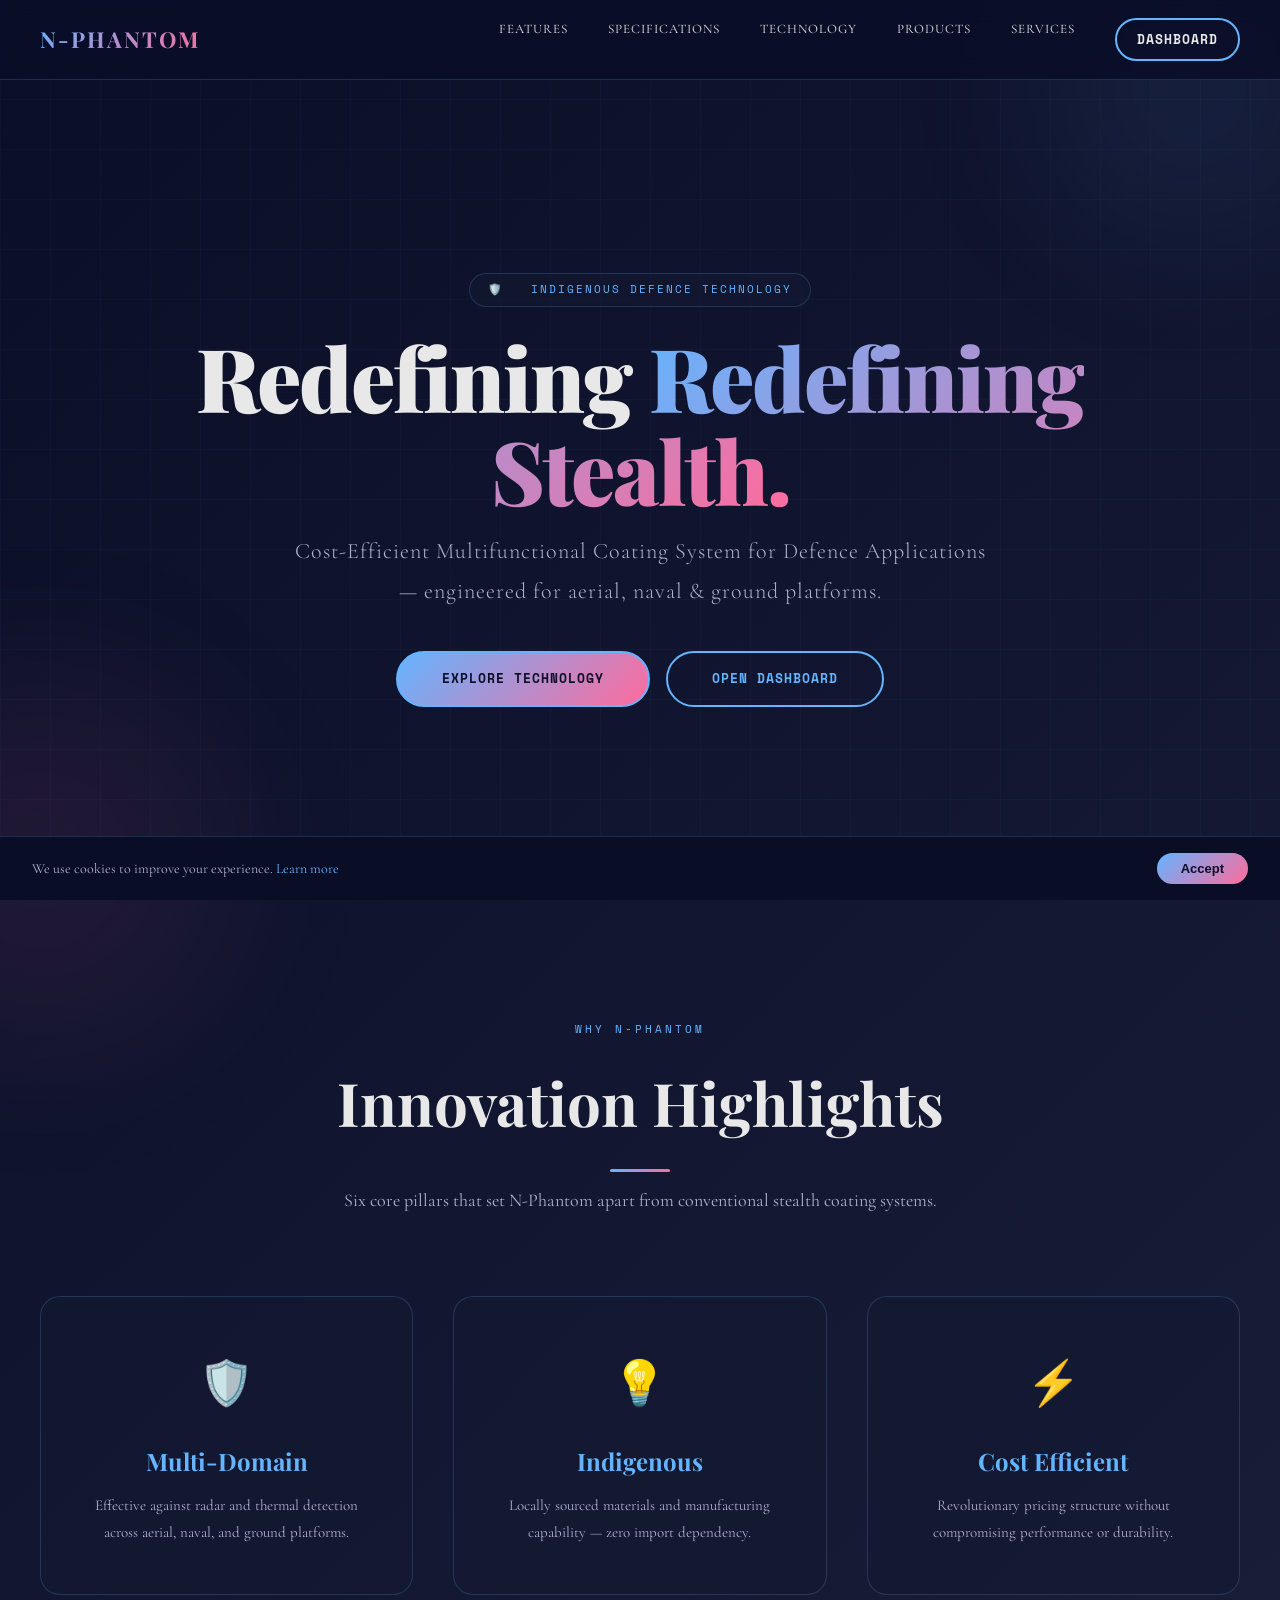
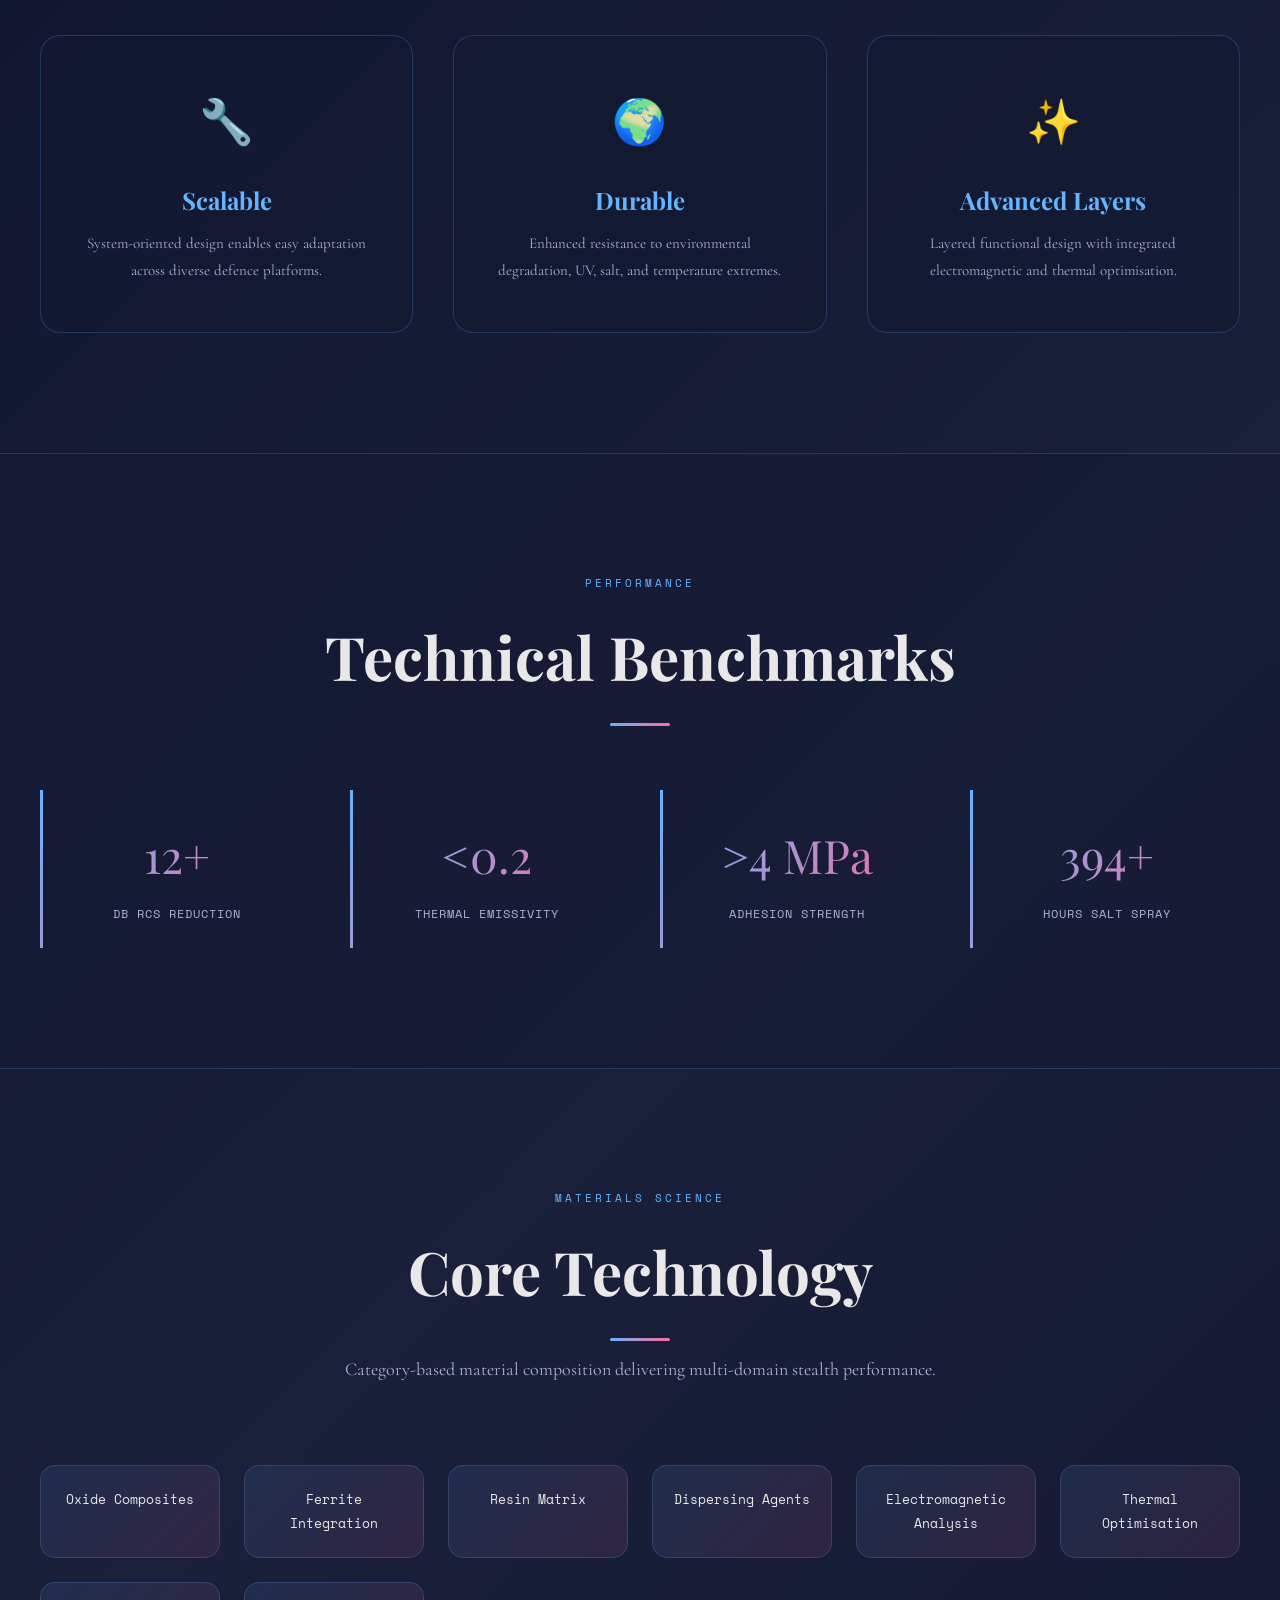
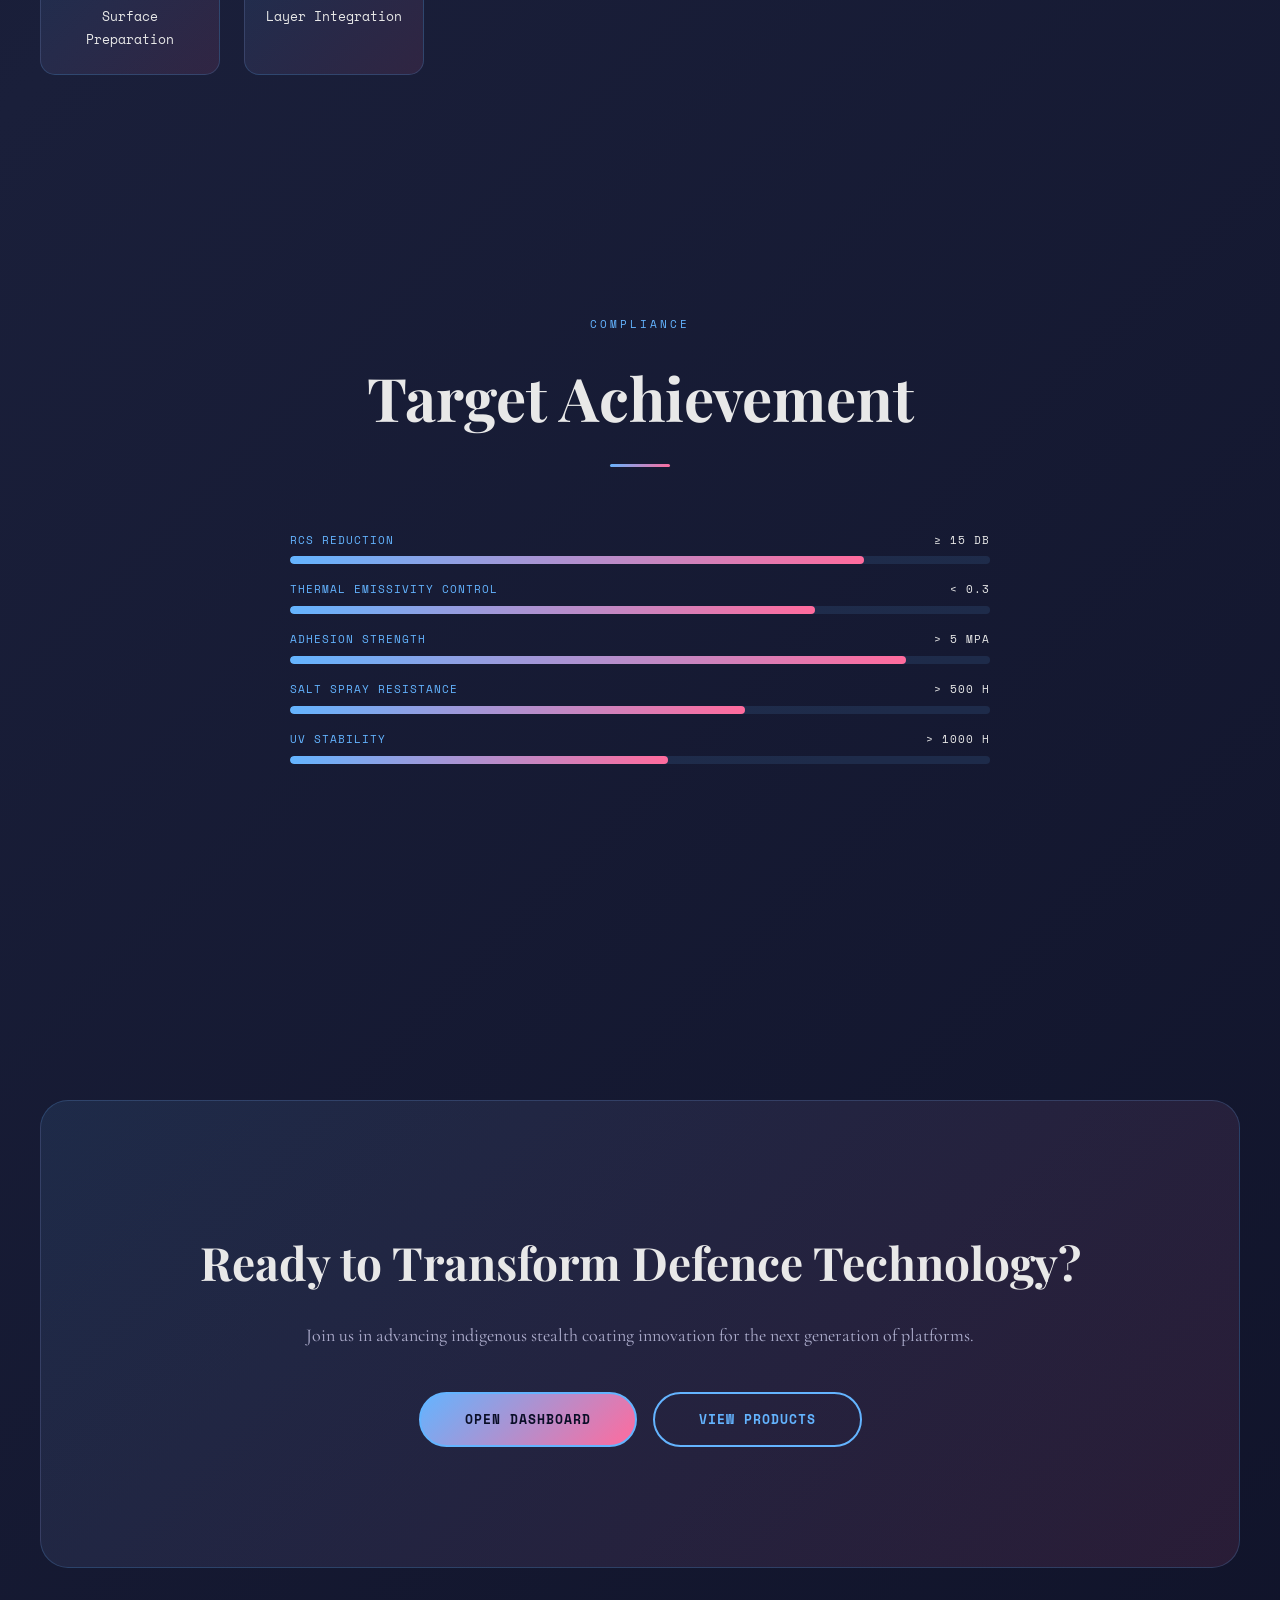
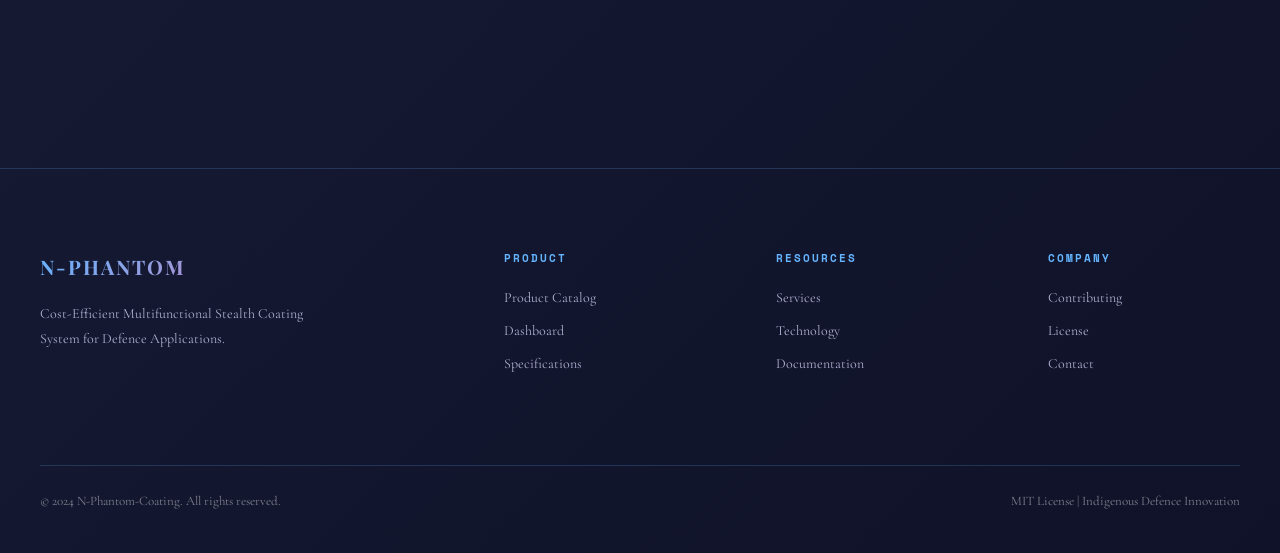
<file: index.html>
<!DOCTYPE html>
<html lang="en">
<head>
  <meta charset="UTF-8">
  <meta name="viewport" content="width=device-width, initial-scale=1.0">
  <meta name="description" content="N-Phantom-Coating — Cost-Efficient Multifunctional Stealth Coating System for Defence Applications. Indigenous, scalable, multi-domain stealth technology.">
  <title>N-Phantom-Coating | Stealth Technology Innovation</title>

  <!-- Fonts -->
  <link rel="preconnect" href="https://fonts.googleapis.com">
  <link rel="preconnect" href="https://fonts.gstatic.com" crossorigin>
  <link href="https://fonts.googleapis.com/css2?family=Playfair+Display:wght@700;900&family=Cormorant+Garamond:wght@300;400;500;600&family=Space+Mono:wght@400;700&display=swap" rel="stylesheet">

  <!-- Stylesheets -->
  <link rel="stylesheet" href="css/styles.css">
  <link rel="stylesheet" href="css/components.css">
</head>
<body>

  <!-- Background decorations -->
  <div class="grid-bg" aria-hidden="true"></div>
  <div class="glow-orb glow-orb-1" aria-hidden="true"></div>
  <div class="glow-orb glow-orb-2" aria-hidden="true"></div>

  <!-- ── Navigation ─────────────────────────────────────────── -->
  <header>
    <nav class="navbar" aria-label="Primary navigation">
      <div class="container">
        <a href="index.html" class="logo" aria-label="N-Phantom home">N-PHANTOM</a>

        <button class="nav-toggle" aria-label="Toggle navigation menu" aria-expanded="false">
          <span></span><span></span><span></span>
        </button>

        <ul class="nav-links" role="list">
          <li><a href="#features">Features</a></li>
          <li><a href="#specs">Specifications</a></li>
          <li><a href="#tech">Technology</a></li>
          <li><a href="pages/products.html">Products</a></li>
          <li><a href="pages/services.html">Services</a></li>
          <li><a href="pages/dashboard.html" class="btn btn-secondary" style="padding:8px 20px">Dashboard</a></li>
        </ul>
      </div>
    </nav>
  </header>

  <!-- ── Hero ───────────────────────────────────────────────── -->
  <main>
    <section class="hero" aria-label="Hero">
      <div class="container">
        <div class="hero-content">
          <span class="hero-badge">🛡️ &nbsp; Indigenous Defence Technology</span>

          <h1>
            Redefining&nbsp;<span class="gradient-text" id="typewriter-target">Stealth.</span>
          </h1>

          <p class="hero-subtitle">
            Cost-Efficient Multifunctional Coating System for Defence Applications —
            engineered for aerial, naval &amp; ground platforms.
          </p>

          <div class="cta-buttons">
            <a href="#features" class="btn btn-primary">Explore Technology</a>
            <a href="pages/dashboard.html" class="btn btn-secondary">Open Dashboard</a>
          </div>
        </div>
      </div>
    </section>

    <!-- ── Features ─────────────────────────────────────────── -->
    <section class="section" id="features" aria-label="Key Features">
      <div class="container">
        <div class="section-header">
          <p class="section-label">Why N-Phantom</p>
          <h2 class="section-title">Innovation Highlights</h2>
          <p class="section-subtitle">Six core pillars that set N-Phantom apart from conventional stealth coating systems.</p>
        </div>

        <div class="features-grid">
          <article class="card feature-card animate-on-scroll">
            <div class="feature-icon" aria-hidden="true">🛡️</div>
            <h3>Multi-Domain</h3>
            <p>Effective against radar and thermal detection across aerial, naval, and ground platforms.</p>
          </article>

          <article class="card feature-card animate-on-scroll">
            <div class="feature-icon" aria-hidden="true">💡</div>
            <h3>Indigenous</h3>
            <p>Locally sourced materials and manufacturing capability — zero import dependency.</p>
          </article>

          <article class="card feature-card animate-on-scroll">
            <div class="feature-icon" aria-hidden="true">⚡</div>
            <h3>Cost Efficient</h3>
            <p>Revolutionary pricing structure without compromising performance or durability.</p>
          </article>

          <article class="card feature-card animate-on-scroll">
            <div class="feature-icon" aria-hidden="true">🔧</div>
            <h3>Scalable</h3>
            <p>System-oriented design enables easy adaptation across diverse defence platforms.</p>
          </article>

          <article class="card feature-card animate-on-scroll">
            <div class="feature-icon" aria-hidden="true">🌍</div>
            <h3>Durable</h3>
            <p>Enhanced resistance to environmental degradation, UV, salt, and temperature extremes.</p>
          </article>

          <article class="card feature-card animate-on-scroll">
            <div class="feature-icon" aria-hidden="true">✨</div>
            <h3>Advanced Layers</h3>
            <p>Layered functional design with integrated electromagnetic and thermal optimisation.</p>
          </article>
        </div>
      </div>
    </section>

    <!-- ── Specs Strip ───────────────────────────────────────── -->
    <section class="specs-strip" id="specs" aria-label="Performance Metrics">
      <div class="container">
        <div class="section-header">
          <p class="section-label">Performance</p>
          <h2 class="section-title">Technical Benchmarks</h2>
        </div>
        <div class="specs-grid">
          <div class="spec-item animate-on-scroll">
            <div class="spec-number">15+</div>
            <div class="spec-label">dB RCS Reduction</div>
          </div>
          <div class="spec-item animate-on-scroll">
            <div class="spec-number">&lt;0.3</div>
            <div class="spec-label">Thermal Emissivity</div>
          </div>
          <div class="spec-item animate-on-scroll">
            <div class="spec-number">&gt;5 MPa</div>
            <div class="spec-label">Adhesion Strength</div>
          </div>
          <div class="spec-item animate-on-scroll">
            <div class="spec-number">500+</div>
            <div class="spec-label">Hours Salt Spray</div>
          </div>
        </div>
      </div>
    </section>

    <!-- ── Technology ─────────────────────────────────────────── -->
    <section class="section" id="tech" aria-label="Core Technology">
      <div class="container">
        <div class="section-header">
          <p class="section-label">Materials Science</p>
          <h2 class="section-title">Core Technology</h2>
          <p class="section-subtitle">Category-based material composition delivering multi-domain stealth performance.</p>
        </div>
        <div class="tech-grid">
          <div class="tech-badge animate-on-scroll" data-tooltip="Metal oxide dielectric composites">Oxide Composites</div>
          <div class="tech-badge animate-on-scroll" data-tooltip="Ferrimagnetic energy dissipators">Ferrite Integration</div>
          <div class="tech-badge animate-on-scroll" data-tooltip="Epoxy / PU / Acrylic binders">Resin Matrix</div>
          <div class="tech-badge animate-on-scroll" data-tooltip="Uniform filler dispersion agents">Dispersing Agents</div>
          <div class="tech-badge animate-on-scroll" data-tooltip="S11 / RCS characterisation">Electromagnetic Analysis</div>
          <div class="tech-badge animate-on-scroll" data-tooltip="IR signature management">Thermal Optimisation</div>
          <div class="tech-badge animate-on-scroll" data-tooltip="Grit blast & chemical clean">Surface Preparation</div>
          <div class="tech-badge animate-on-scroll" data-tooltip="Primer + functional layering">Layer Integration</div>
        </div>
      </div>
    </section>

    <!-- ── Performance Progress Bars ────────────────────────── -->
    <section class="section" aria-label="Performance Details">
      <div class="container">
        <div class="section-header">
          <p class="section-label">Compliance</p>
          <h2 class="section-title">Target Achievement</h2>
        </div>
        <div style="max-width:700px; margin: 0 auto;">
          <div class="form-group animate-on-scroll">
            <label class="form-label">RCS Reduction  <span style="float:right;color:var(--color-text)">≥ 15 dB</span></label>
            <div class="progress-bar-wrap"><div class="progress-bar-fill" data-value="82"></div></div>
          </div>
          <div class="form-group animate-on-scroll">
            <label class="form-label">Thermal Emissivity Control  <span style="float:right;color:var(--color-text)">&lt; 0.3</span></label>
            <div class="progress-bar-wrap"><div class="progress-bar-fill" data-value="75"></div></div>
          </div>
          <div class="form-group animate-on-scroll">
            <label class="form-label">Adhesion Strength  <span style="float:right;color:var(--color-text)">&gt; 5 MPa</span></label>
            <div class="progress-bar-wrap"><div class="progress-bar-fill" data-value="88"></div></div>
          </div>
          <div class="form-group animate-on-scroll">
            <label class="form-label">Salt Spray Resistance  <span style="float:right;color:var(--color-text)">&gt; 500 h</span></label>
            <div class="progress-bar-wrap"><div class="progress-bar-fill" data-value="65"></div></div>
          </div>
          <div class="form-group animate-on-scroll">
            <label class="form-label">UV Stability  <span style="float:right;color:var(--color-text)">&gt; 1000 h</span></label>
            <div class="progress-bar-wrap"><div class="progress-bar-fill" data-value="54"></div></div>
          </div>
        </div>
      </div>
    </section>

    <!-- ── CTA Banner ───────────────────────────────────────── -->
    <section class="section" aria-label="Call to Action">
      <div class="container">
        <div class="cta-banner animate-on-scroll">
          <h2>Ready to Transform Defence Technology?</h2>
          <p>Join us in advancing indigenous stealth coating innovation for the next generation of platforms.</p>
          <div class="cta-buttons">
            <a href="pages/dashboard.html" class="btn btn-primary">Open Dashboard</a>
            <a href="pages/products.html" class="btn btn-secondary">View Products</a>
          </div>
        </div>
      </div>
    </section>
  </main>

  <!-- ── Footer ────────────────────────────────────────────── -->
  <footer class="site-footer">
    <div class="container">
      <div class="footer-grid">
        <div class="footer-brand">
          <div class="logo">N-PHANTOM</div>
          <p class="mt-sm">Cost-Efficient Multifunctional Stealth Coating System for Defence Applications.</p>
        </div>
        <nav class="footer-col" aria-label="Product links">
          <h4>Product</h4>
          <a href="pages/products.html">Product Catalog</a>
          <a href="pages/dashboard.html">Dashboard</a>
          <a href="#specs">Specifications</a>
        </nav>
        <nav class="footer-col" aria-label="Resource links">
          <h4>Resources</h4>
          <a href="pages/services.html">Services</a>
          <a href="#tech">Technology</a>
          <a href="README.md">Documentation</a>
        </nav>
        <nav class="footer-col" aria-label="Company links">
          <h4>Company</h4>
          <a href="CONTRIBUTING.md">Contributing</a>
          <a href="LICENSE">License</a>
          <a href="#contact">Contact</a>
        </nav>
      </div>
      <div class="footer-bottom">
        <span>&copy; 2024 N-Phantom-Coating. All rights reserved.</span>
        <span>MIT License | Indigenous Defence Innovation</span>
      </div>
    </div>
  </footer>

  <!-- Back to top -->
  <button id="back-to-top" aria-label="Scroll to top" style="
    position:fixed; bottom:80px; right:24px; z-index:200;
    width:44px; height:44px; border-radius:50%;
    background:var(--gradient-brand); border:none; cursor:pointer;
    font-size:20px; display:none; align-items:center; justify-content:center;
    box-shadow:0 4px 16px rgba(0,0,0,0.4); transition:var(--transition-base)
  ">↑</button>

  <!-- Scripts -->
  <script src="js/script.js"></script>
  <script src="js/interactions.js"></script>

  <script>
    // Show back-to-top button after script.js has initialised it
    const btt = document.getElementById('back-to-top');
    if (btt) {
      window.addEventListener('scroll', () => {
        btt.style.display = window.scrollY > 400 ? 'flex' : 'none';
      }, { passive: true });
    }
  </script>
</body>
</html>
</file>
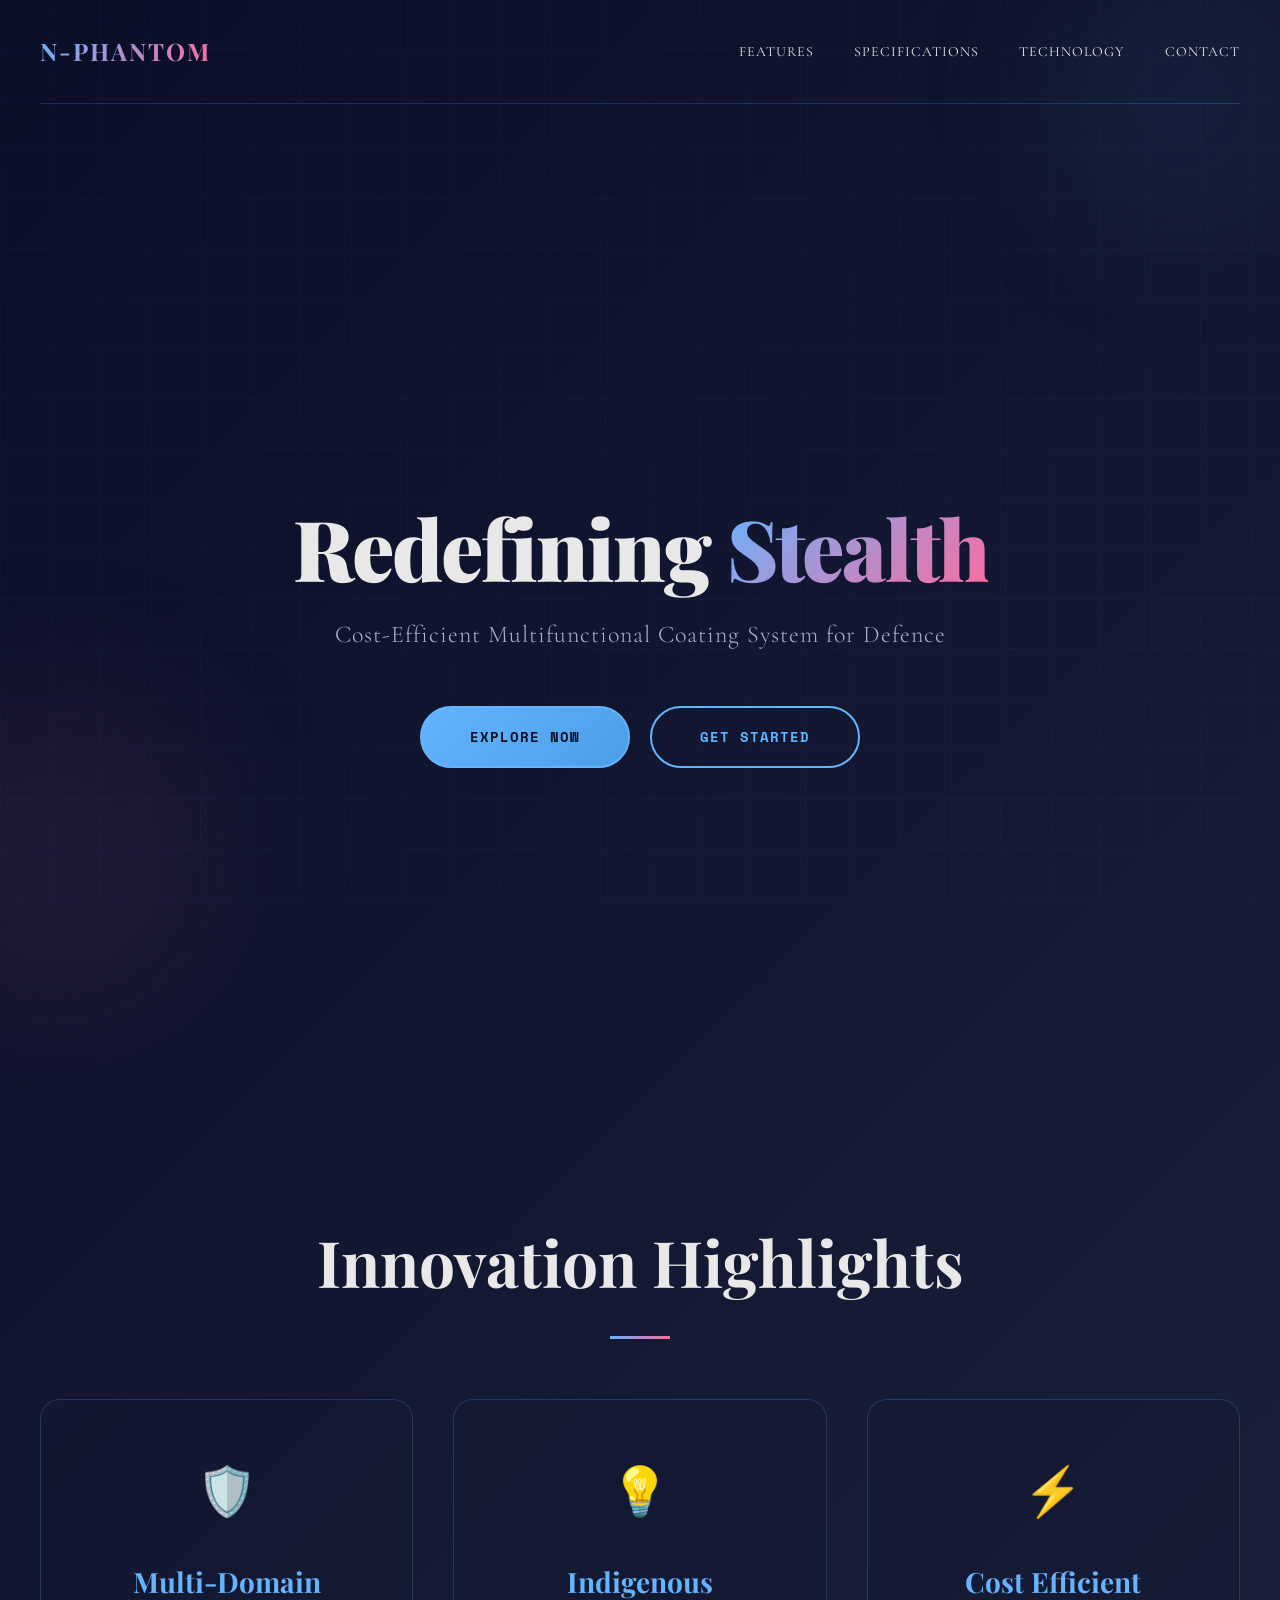
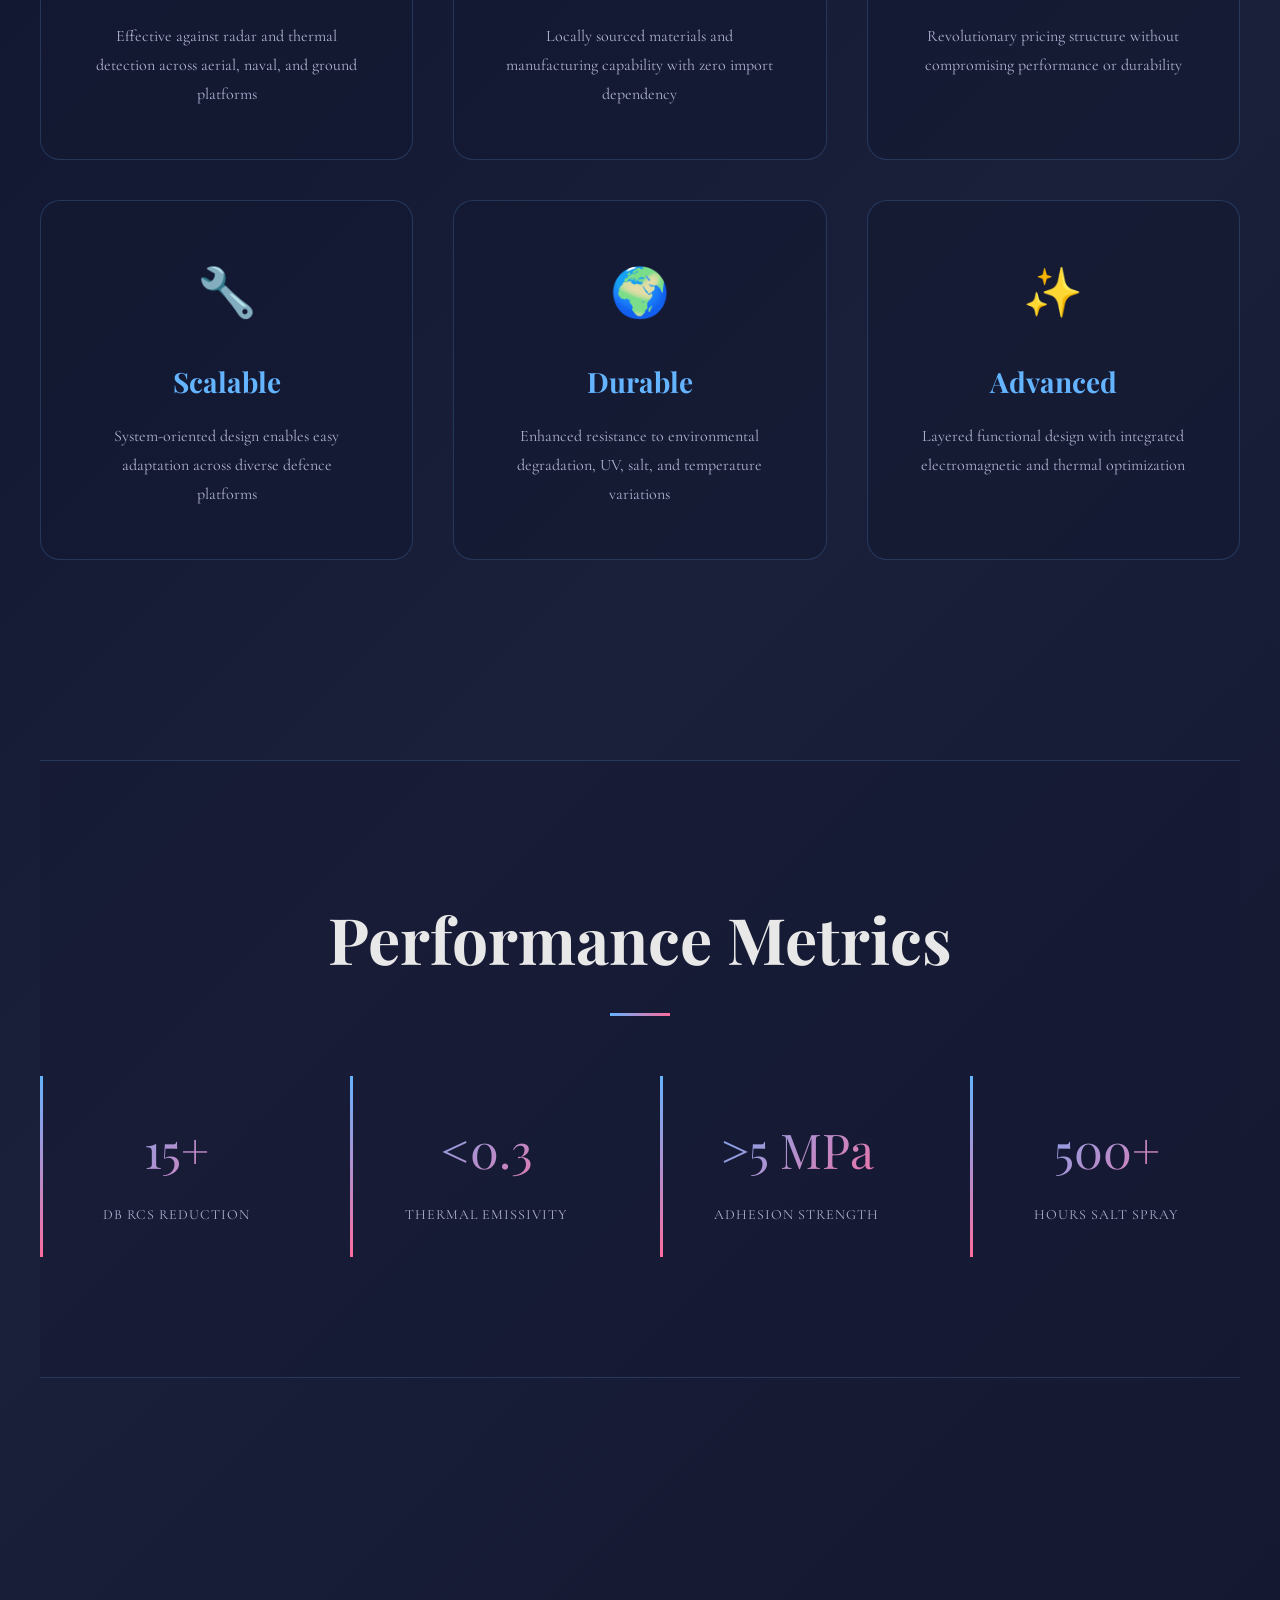
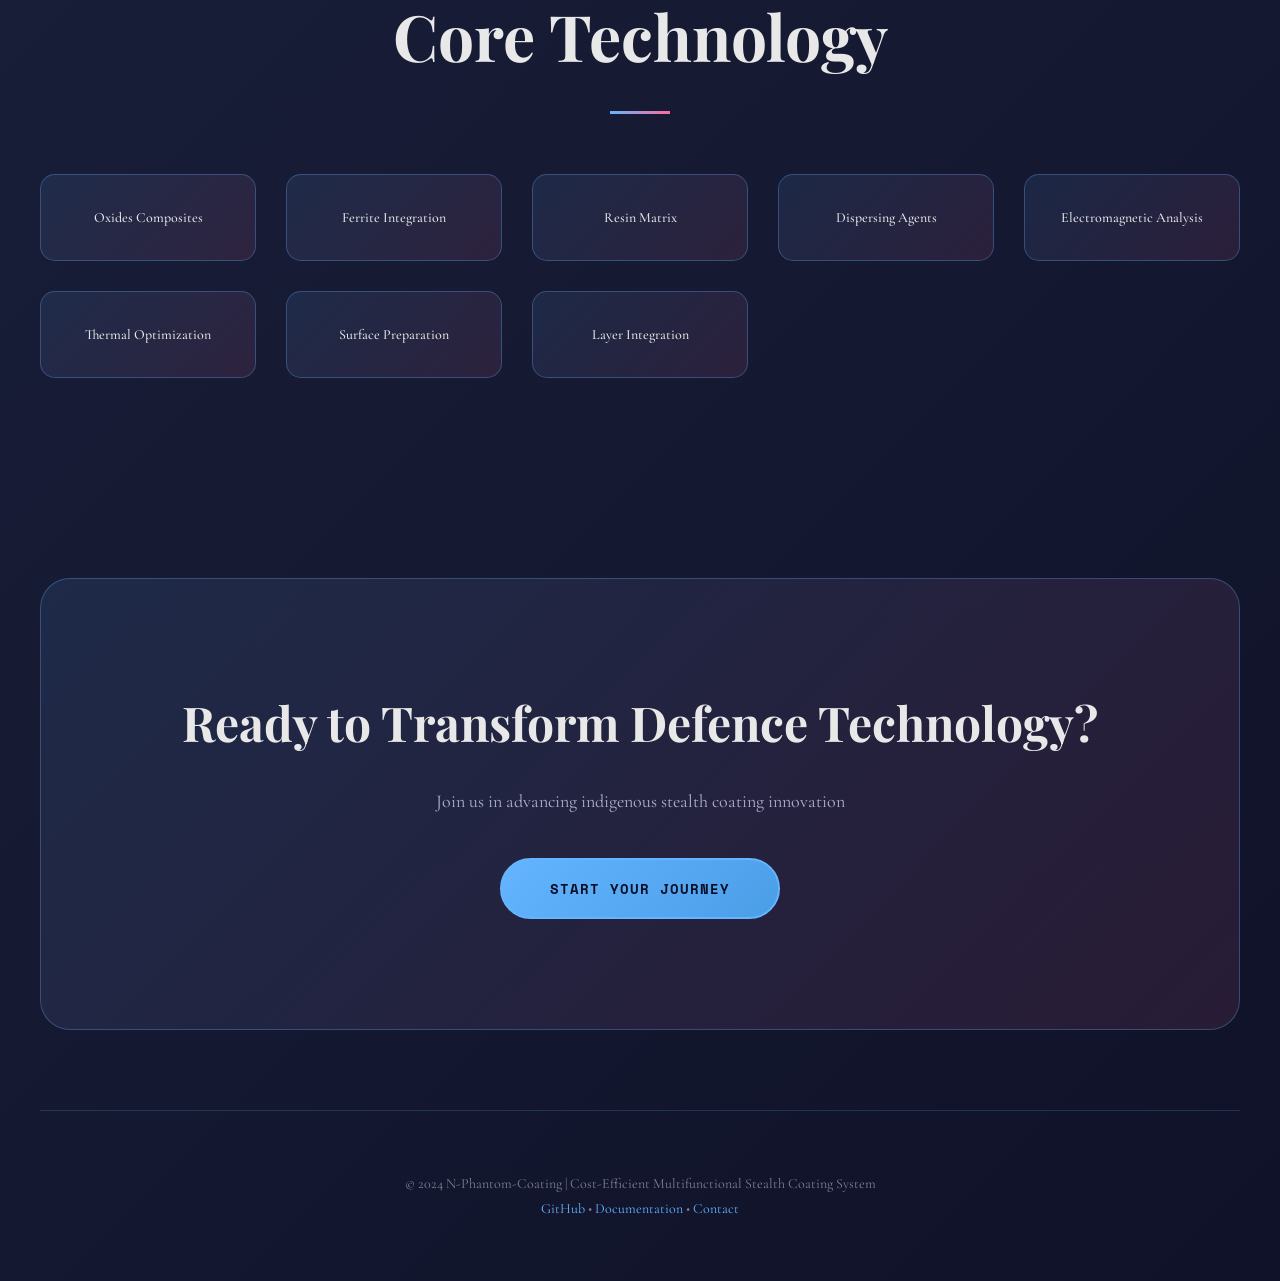
<file: index-luxury.html>
<!DOCTYPE html>
<html lang="en">
<head>
    <meta charset="UTF-8">
    <meta name="viewport" content="width=device-width, initial-scale=1.0">
    <title>N-Phantom-Coating | Stealth Technology Innovation</title>
    <link href="https://fonts.googleapis.com/css2?family=Playfair+Display:wght@700;900&family=Cormorant+Garamond:wght@300;400;500;600&family=Space+Mono:wght@400;700&display=swap" rel="stylesheet">
    <style>
        * {
            margin: 0;
            padding: 0;
            box-sizing: border-box;
        }

        body {
            font-family: 'Cormorant Garamond', serif;
            background: linear-gradient(135deg, #0a0e27 0%, #1a1f3a 50%, #0f1228 100%);
            color: #e8e8e8;
            line-height: 1.8;
            overflow-x: hidden;
        }

        /* Luxury Grid Background */
        .grid-bg {
            position: fixed;
            top: 0;
            left: 0;
            width: 100%;
            height: 100%;
            background-image: 
                linear-gradient(0deg, rgba(100, 180, 255, 0.03) 1px, transparent 1px),
                linear-gradient(90deg, rgba(100, 180, 255, 0.03) 1px, transparent 1px);
            background-size: 50px 50px;
            pointer-events: none;
            z-index: 0;
        }

        .glow-orb {
            position: fixed;
            border-radius: 50%;
            filter: blur(80px);
            opacity: 0.1;
            pointer-events: none;
            z-index: 1;
        }

        .glow-orb-1 {
            width: 400px;
            height: 400px;
            background: radial-gradient(circle, #64b4ff 0%, transparent 70%);
            top: -100px;
            right: -100px;
            animation: float 15s ease-in-out infinite;
        }

        .glow-orb-2 {
            width: 500px;
            height: 500px;
            background: radial-gradient(circle, #ff6b9d 0%, transparent 70%);
            bottom: -200px;
            left: -200px;
            animation: float 20s ease-in-out infinite reverse;
        }

        @keyframes float {
            0%, 100% { transform: translateY(0px) translateX(0px); }
            50% { transform: translateY(30px) translateX(30px); }
        }

        .container {
            max-width: 1400px;
            margin: 0 auto;
            padding: 0 40px;
            position: relative;
            z-index: 2;
        }

        /* Navigation */
        nav {
            display: flex;
            justify-content: space-between;
            align-items: center;
            padding: 30px 0;
            border-bottom: 1px solid rgba(100, 180, 255, 0.2);
            margin-bottom: 80px;
        }

        .logo {
            font-size: 24px;
            font-weight: 700;
            letter-spacing: 2px;
            background: linear-gradient(135deg, #64b4ff, #ff6b9d);
            -webkit-background-clip: text;
            -webkit-text-fill-color: transparent;
            background-clip: text;
            font-family: 'Playfair Display', serif;
        }

        nav ul {
            display: flex;
            gap: 40px;
            list-style: none;
            font-size: 14px;
            text-transform: uppercase;
            letter-spacing: 1px;
        }

        nav a {
            color: #e8e8e8;
            text-decoration: none;
            transition: all 0.4s cubic-bezier(0.34, 1.56, 0.64, 1);
            position: relative;
        }

        nav a::after {
            content: '';
            position: absolute;
            bottom: -3px;
            left: 0;
            width: 0;
            height: 2px;
            background: linear-gradient(90deg, #64b4ff, #ff6b9d);
            transition: width 0.4s cubic-bezier(0.34, 1.56, 0.64, 1);
        }

        nav a:hover::after {
            width: 100%;
        }

        /* Hero Section */
        .hero {
            min-height: 100vh;
            display: flex;
            flex-direction: column;
            justify-content: center;
            align-items: center;
            text-align: center;
            position: relative;
        }

        .hero-content {
            animation: fadeInUp 1.2s ease-out;
        }

        @keyframes fadeInUp {
            from {
                opacity: 0;
                transform: translateY(40px);
            }
            to {
                opacity: 1;
                transform: translateY(0);
            }
        }

        .hero h1 {
            font-family: 'Playfair Display', serif;
            font-size: 84px;
            font-weight: 900;
            margin-bottom: 20px;
            line-height: 1.1;
            letter-spacing: -2px;
        }

        .hero h1 span {
            background: linear-gradient(135deg, #64b4ff, #ff6b9d, #64b4ff);
            background-size: 200% 200%;
            -webkit-background-clip: text;
            -webkit-text-fill-color: transparent;
            background-clip: text;
            animation: gradientShift 6s ease infinite;
        }

        @keyframes gradientShift {
            0%, 100% { background-position: 0% 50%; }
            50% { background-position: 100% 50%; }
        }

        .hero-subtitle {
            font-size: 24px;
            font-weight: 300;
            color: #b0b0d0;
            margin-bottom: 40px;
            letter-spacing: 1px;
        }

        .cta-buttons {
            display: flex;
            gap: 20px;
            justify-content: center;
            margin-top: 50px;
        }

        .btn {
            padding: 16px 48px;
            font-size: 14px;
            font-weight: 600;
            text-transform: uppercase;
            letter-spacing: 1px;
            border: 2px solid;
            border-radius: 50px;
            cursor: pointer;
            transition: all 0.5s cubic-bezier(0.34, 1.56, 0.64, 1);
            font-family: 'Space Mono', monospace;
            text-decoration: none;
            display: inline-block;
            position: relative;
            overflow: hidden;
        }

        .btn-primary {
            background: linear-gradient(135deg, #64b4ff, #4a9ee6);
            border-color: #64b4ff;
            color: #0a0e27;
        }

        .btn-primary::before {
            content: '';
            position: absolute;
            top: 0;
            left: -100%;
            width: 100%;
            height: 100%;
            background: linear-gradient(135deg, #ff6b9d, #ff5485);
            transition: left 0.5s cubic-bezier(0.34, 1.56, 0.64, 1);
            z-index: -1;
        }

        .btn-primary:hover::before {
            left: 0;
        }

        .btn-secondary {
            background: transparent;
            border-color: #64b4ff;
            color: #64b4ff;
        }

        .btn-secondary:hover {
            background: #64b4ff;
            color: #0a0e27;
        }

        /* Features Section */
        .features {
            padding: 120px 0;
            position: relative;
        }

        .section-title {
            font-family: 'Playfair Display', serif;
            font-size: 64px;
            margin-bottom: 80px;
            text-align: center;
            position: relative;
        }

        .section-title::after {
            content: '';
            position: absolute;
            bottom: -20px;
            left: 50%;
            transform: translateX(-50%);
            width: 60px;
            height: 3px;
            background: linear-gradient(90deg, #64b4ff, #ff6b9d);
        }

        .features-grid {
            display: grid;
            grid-template-columns: repeat(auto-fit, minmax(300px, 1fr));
            gap: 40px;
            margin-top: 60px;
        }

        .feature-card {
            background: rgba(20, 25, 50, 0.6);
            border: 1px solid rgba(100, 180, 255, 0.2);
            padding: 50px;
            border-radius: 20px;
            text-align: center;
            transition: all 0.5s cubic-bezier(0.34, 1.56, 0.64, 1);
            position: relative;
            overflow: hidden;
        }

        .feature-card::before {
            content: '';
            position: absolute;
            top: 0;
            left: -100%;
            width: 100%;
            height: 100%;
            background: linear-gradient(135deg, rgba(100, 180, 255, 0.1), rgba(255, 107, 157, 0.1));
            transition: left 0.6s cubic-bezier(0.34, 1.56, 0.64, 1);
            z-index: -1;
        }

        .feature-card:hover::before {
            left: 0;
        }

        .feature-card:hover {
            border-color: rgba(100, 180, 255, 0.6);
            transform: translateY(-10px);
        }

        .feature-icon {
            font-size: 48px;
            margin-bottom: 20px;
            display: inline-block;
            animation: bounce 3s ease-in-out infinite;
        }

        @keyframes bounce {
            0%, 100% { transform: translateY(0); }
            50% { transform: translateY(-15px); }
        }

        .feature-card h3 {
            font-family: 'Playfair Display', serif;
            font-size: 28px;
            margin-bottom: 15px;
            color: #64b4ff;
        }

        .feature-card p {
            font-size: 16px;
            color: #b0b0d0;
            line-height: 1.8;
        }

        /* Specs Section */
        .specs {
            padding: 120px 0;
            background: rgba(20, 25, 50, 0.3);
            margin: 80px 0;
            border-top: 1px solid rgba(100, 180, 255, 0.2);
            border-bottom: 1px solid rgba(100, 180, 255, 0.2);
        }

        .specs-grid {
            display: grid;
            grid-template-columns: repeat(auto-fit, minmax(250px, 1fr));
            gap: 40px;
            margin-top: 60px;
        }

        .spec-item {
            padding: 30px;
            text-align: center;
            border-left: 3px solid transparent;
            border-image: linear-gradient(180deg, #64b4ff, #ff6b9d) 1;
            transition: all 0.4s ease;
        }

        .spec-item:hover {
            transform: translateX(10px);
        }

        .spec-number {
            font-family: 'Playfair Display', serif;
            font-size: 48px;
            background: linear-gradient(135deg, #64b4ff, #ff6b9d);
            -webkit-background-clip: text;
            -webkit-text-fill-color: transparent;
            background-clip: text;
            margin-bottom: 10px;
        }

        .spec-label {
            font-size: 14px;
            text-transform: uppercase;
            letter-spacing: 1px;
            color: #b0b0d0;
        }

        /* Technology Stack */
        .tech-stack {
            padding: 120px 0;
            text-align: center;
        }

        .tech-items {
            display: grid;
            grid-template-columns: repeat(auto-fit, minmax(200px, 1fr));
            gap: 30px;
            margin-top: 60px;
        }

        .tech-badge {
            background: linear-gradient(135deg, rgba(100, 180, 255, 0.1), rgba(255, 107, 157, 0.1));
            border: 1px solid rgba(100, 180, 255, 0.3);
            padding: 30px 20px;
            border-radius: 15px;
            font-size: 14px;
            font-weight: 500;
            transition: all 0.4s ease;
            cursor: pointer;
        }

        .tech-badge:hover {
            background: linear-gradient(135deg, rgba(100, 180, 255, 0.2), rgba(255, 107, 157, 0.2));
            border-color: #64b4ff;
            transform: scale(1.05);
        }

        /* CTA Section */
        .cta-section {
            padding: 100px;
            background: linear-gradient(135deg, rgba(100, 180, 255, 0.1), rgba(255, 107, 157, 0.1));
            border-radius: 30px;
            text-align: center;
            margin: 80px 0;
            border: 1px solid rgba(100, 180, 255, 0.3);
        }

        .cta-section h2 {
            font-family: 'Playfair Display', serif;
            font-size: 48px;
            margin-bottom: 20px;
        }

        .cta-section p {
            font-size: 18px;
            color: #b0b0d0;
            margin-bottom: 40px;
        }

        /* Footer */
        footer {
            border-top: 1px solid rgba(100, 180, 255, 0.2);
            padding: 60px 0;
            text-align: center;
            color: #808090;
            font-size: 14px;
        }

        footer a {
            color: #64b4ff;
            text-decoration: none;
            transition: color 0.3s ease;
        }

        footer a:hover {
            color: #ff6b9d;
        }

        /* Responsive */
        @media (max-width: 768px) {
            .container {
                padding: 0 20px;
            }

            nav ul {
                display: none;
            }

            .hero h1 {
                font-size: 48px;
            }

            .hero-subtitle {
                font-size: 18px;
            }

            .section-title {
                font-size: 36px;
            }

            .cta-buttons {
                flex-direction: column;
                align-items: center;
            }

            .btn {
                width: 100%;
                max-width: 300px;
            }

            .cta-section {
                padding: 40px;
            }
        }

        /* Smooth scrolling */
        html {
            scroll-behavior: smooth;
        }
    </style>
</head>
<body>
    <div class="grid-bg"></div>
    <div class="glow-orb glow-orb-1"></div>
    <div class="glow-orb glow-orb-2"></div>

    <div class="container">
        <!-- Navigation -->
        <nav>
            <div class="logo">N-PHANTOM</div>
            <ul>
                <li><a href="#features">Features</a></li>
                <li><a href="#specs">Specifications</a></li>
                <li><a href="#tech">Technology</a></li>
                <li><a href="#contact">Contact</a></li>
            </ul>
        </nav>

        <!-- Hero Section -->
        <section class="hero">
            <div class="hero-content">
                <h1>
                    Redefining <span>Stealth</span>
                </h1>
                <p class="hero-subtitle">Cost-Efficient Multifunctional Coating System for Defence</p>
                <div class="cta-buttons">
                    <a href="#features" class="btn btn-primary">EXPLORE NOW</a>
                    <a href="#contact" class="btn btn-secondary">GET STARTED</a>
                </div>
            </div>
        </section>

        <!-- Features Section -->
        <section class="features" id="features">
            <h2 class="section-title">Innovation Highlights</h2>
            <div class="features-grid">
                <div class="feature-card">
                    <div class="feature-icon">🛡️</div>
                    <h3>Multi-Domain</h3>
                    <p>Effective against radar and thermal detection across aerial, naval, and ground platforms</p>
                </div>
                <div class="feature-card">
                    <div class="feature-icon">💡</div>
                    <h3>Indigenous</h3>
                    <p>Locally sourced materials and manufacturing capability with zero import dependency</p>
                </div>
                <div class="feature-card">
                    <div class="feature-icon">⚡</div>
                    <h3>Cost Efficient</h3>
                    <p>Revolutionary pricing structure without compromising performance or durability</p>
                </div>
                <div class="feature-card">
                    <div class="feature-icon">🔧</div>
                    <h3>Scalable</h3>
                    <p>System-oriented design enables easy adaptation across diverse defence platforms</p>
                </div>
                <div class="feature-card">
                    <div class="feature-icon">🌍</div>
                    <h3>Durable</h3>
                    <p>Enhanced resistance to environmental degradation, UV, salt, and temperature variations</p>
                </div>
                <div class="feature-card">
                    <div class="feature-icon">✨</div>
                    <h3>Advanced</h3>
                    <p>Layered functional design with integrated electromagnetic and thermal optimization</p>
                </div>
            </div>
        </section>

        <!-- Specs Section -->
        <section class="specs" id="specs">
            <h2 class="section-title">Performance Metrics</h2>
            <div class="specs-grid">
                <div class="spec-item">
                    <div class="spec-number">15+</div>
                    <div class="spec-label">dB RCS Reduction</div>
                </div>
                <div class="spec-item">
                    <div class="spec-number">&lt;0.3</div>
                    <div class="spec-label">Thermal Emissivity</div>
                </div>
                <div class="spec-item">
                    <div class="spec-number">&gt;5 MPa</div>
                    <div class="spec-label">Adhesion Strength</div>
                </div>
                <div class="spec-item">
                    <div class="spec-number">500+</div>
                    <div class="spec-label">Hours Salt Spray</div>
                </div>
            </div>
        </section>

        <!-- Technology Stack -->
        <section class="tech-stack" id="tech">
            <h2 class="section-title">Core Technology</h2>
            <div class="tech-items">
                <div class="tech-badge">Oxides Composites</div>
                <div class="tech-badge">Ferrite Integration</div>
                <div class="tech-badge">Resin Matrix</div>
                <div class="tech-badge">Dispersing Agents</div>
                <div class="tech-badge">Electromagnetic Analysis</div>
                <div class="tech-badge">Thermal Optimization</div>
                <div class="tech-badge">Surface Preparation</div>
                <div class="tech-badge">Layer Integration</div>
            </div>
        </section>

        <!-- CTA Section -->
        <section class="cta-section" id="contact">
            <h2>Ready to Transform Defence Technology?</h2>
            <p>Join us in advancing indigenous stealth coating innovation</p>
            <a href="#" class="btn btn-primary">START YOUR JOURNEY</a>
        </section>

        <!-- Footer -->
        <footer>
            <p>&copy; 2024 N-Phantom-Coating | Cost-Efficient Multifunctional Stealth Coating System</p>
            <p><a href="#">GitHub</a> • <a href="#">Documentation</a> • <a href="#">Contact</a></p>
        </footer>
    </div>

    <script>
        // Smooth scroll for navigation links
        document.querySelectorAll('a[href^="#"]').forEach(anchor => {
            anchor.addEventListener('click', function(e) {
                const href = this.getAttribute('href');
                if (href !== '#') {
                    e.preventDefault();
                    const element = document.querySelector(href);
                    if (element) {
                        element.scrollIntoView({ behavior: 'smooth' });
                    }
                }
            });
        });

        // Add scroll animation to feature cards
        const observerOptions = {
            threshold: 0.1,
            rootMargin: '0px 0px -100px 0px'
        };

        const observer = new IntersectionObserver(function(entries) {
            entries.forEach(entry => {
                if (entry.isIntersecting) {
                    entry.target.style.animation = 'fadeInUp 0.8s ease-out forwards';
                }
            });
        }, observerOptions);

        document.querySelectorAll('.feature-card').forEach(card => {
            observer.observe(card);
        });
    </script>
</body>
</html>
</file>
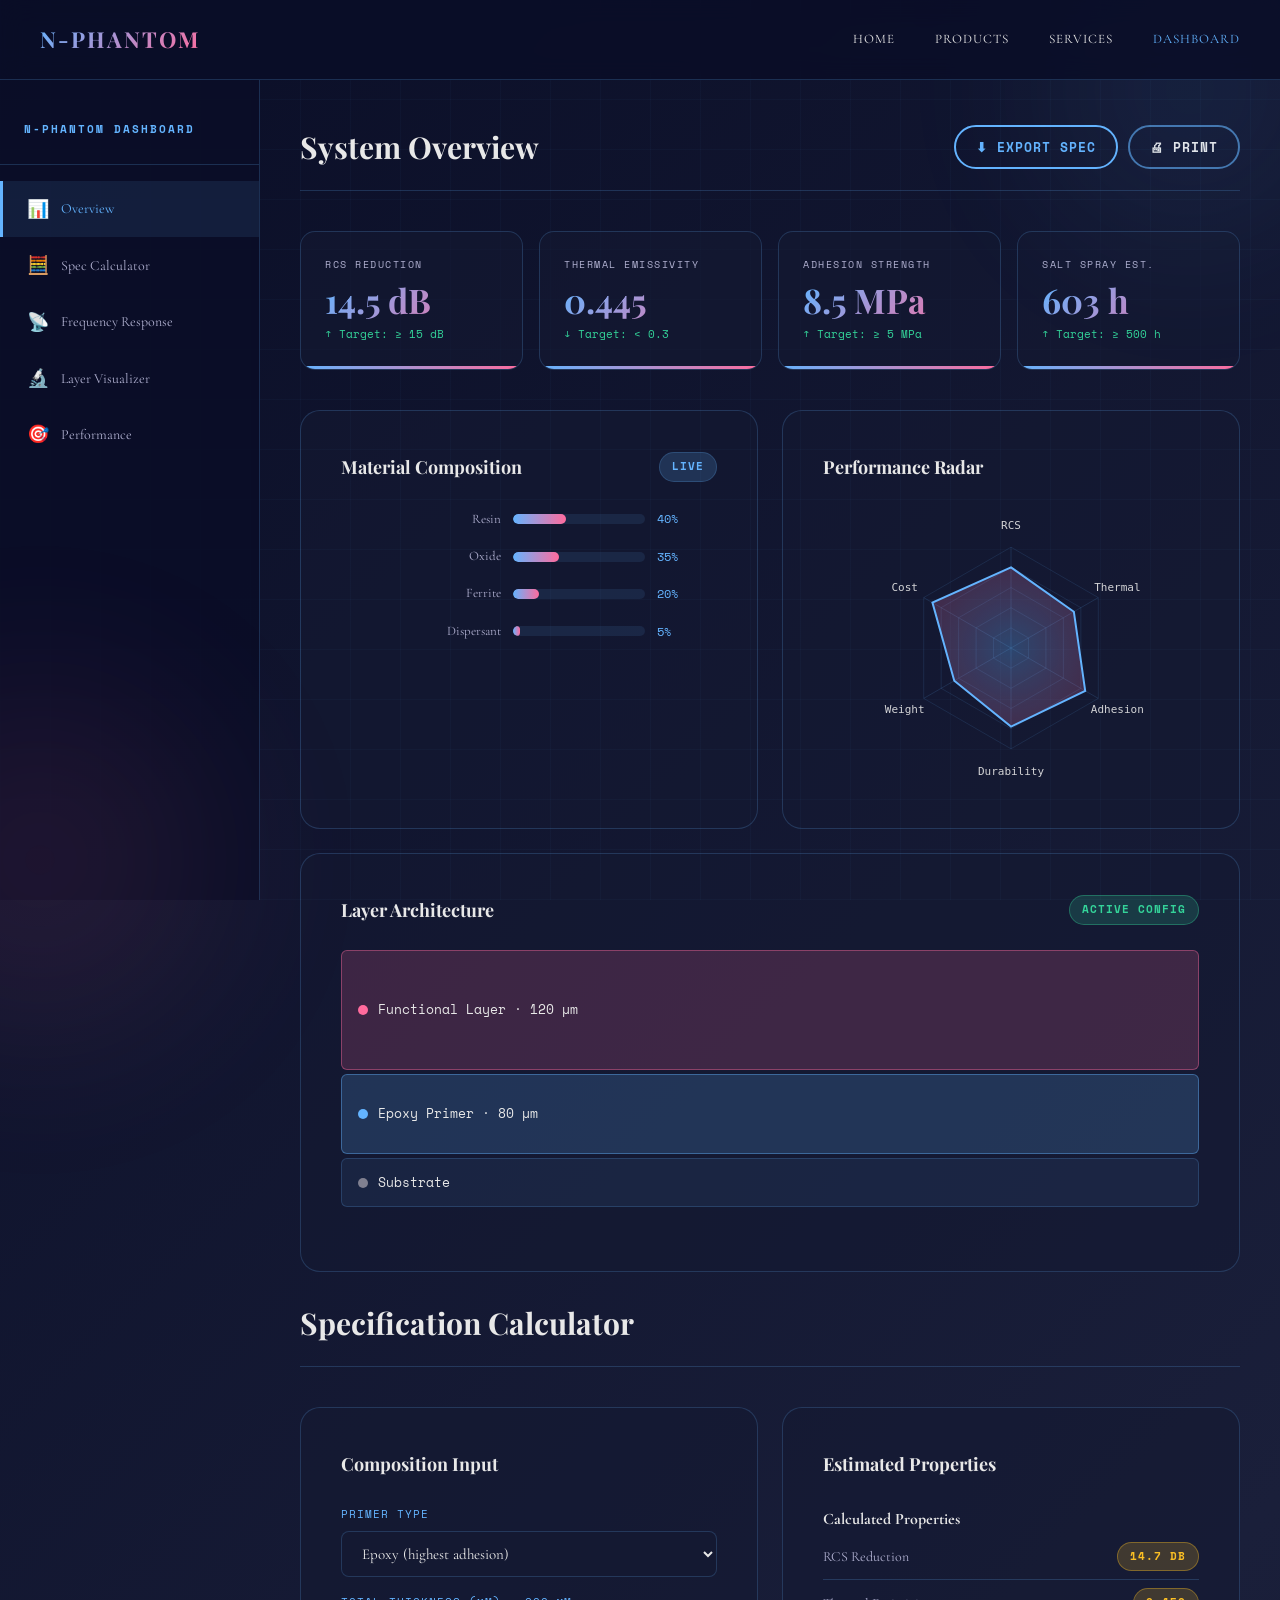
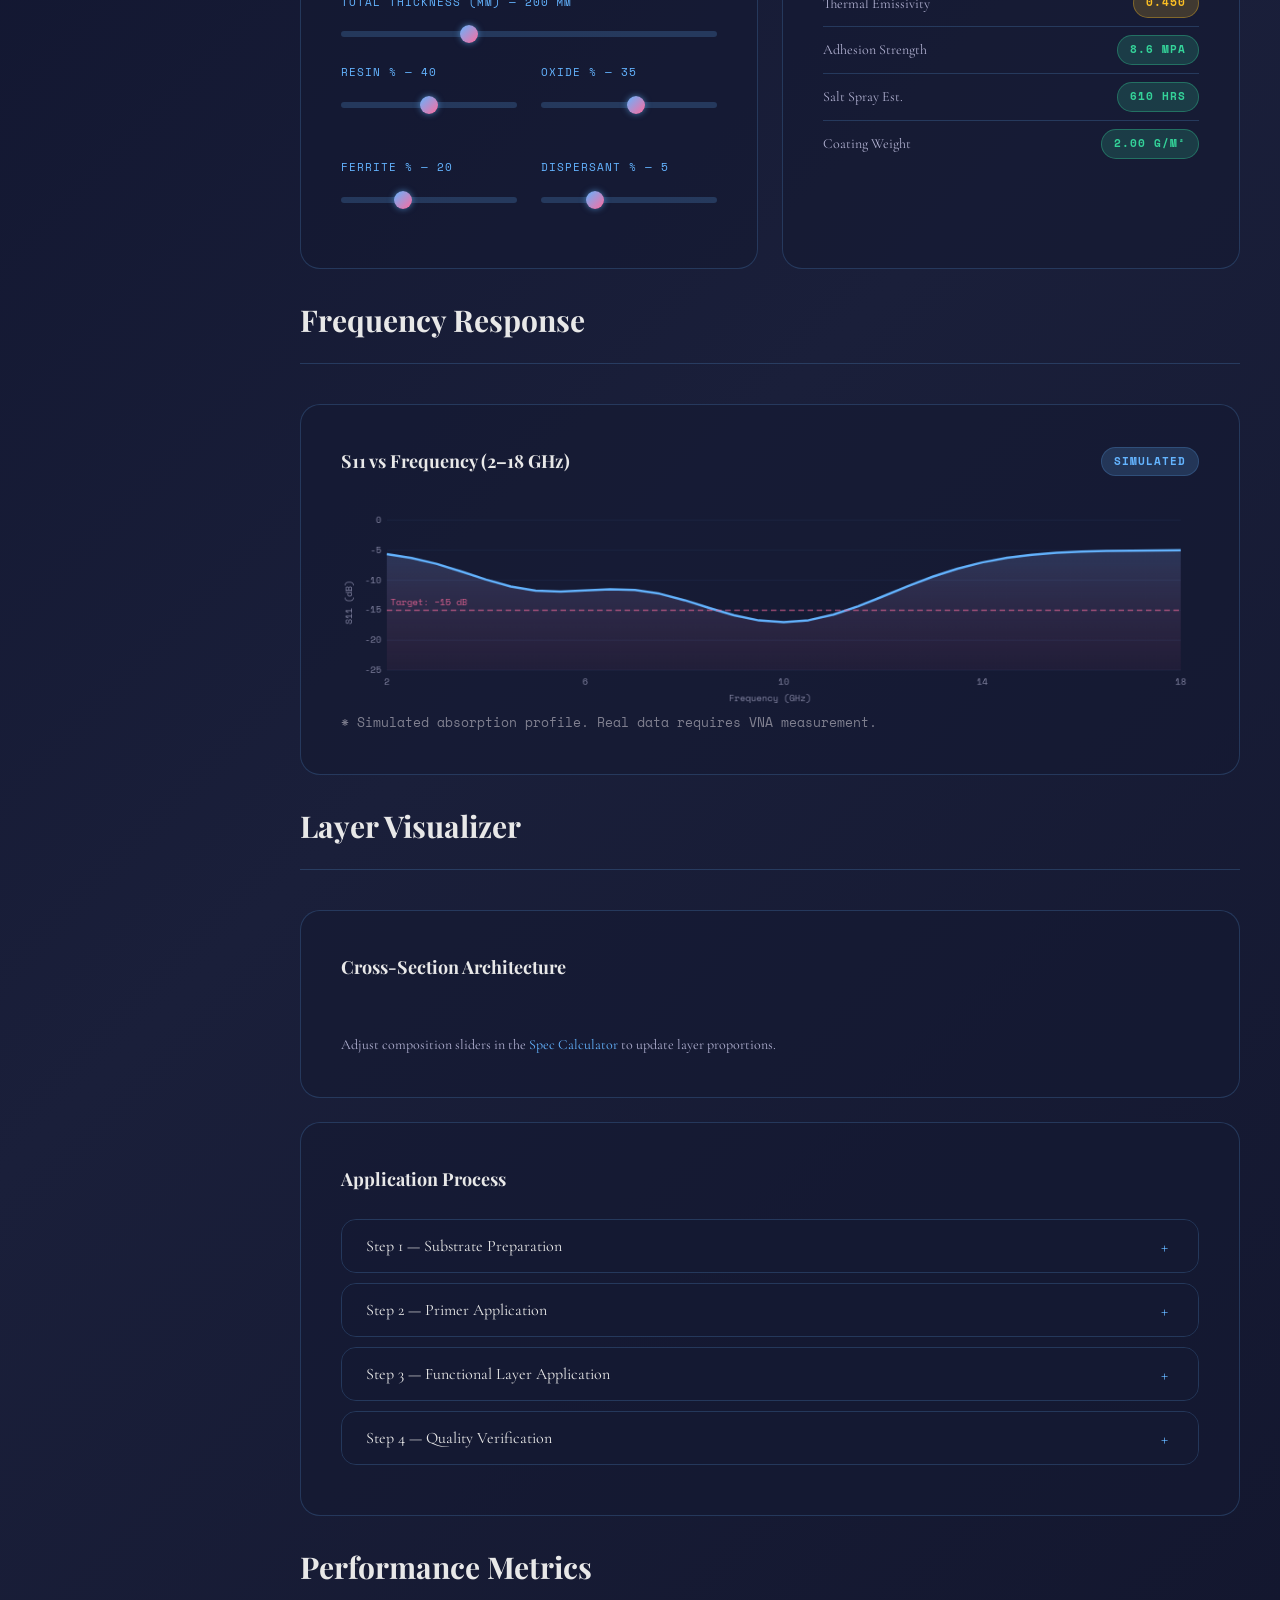
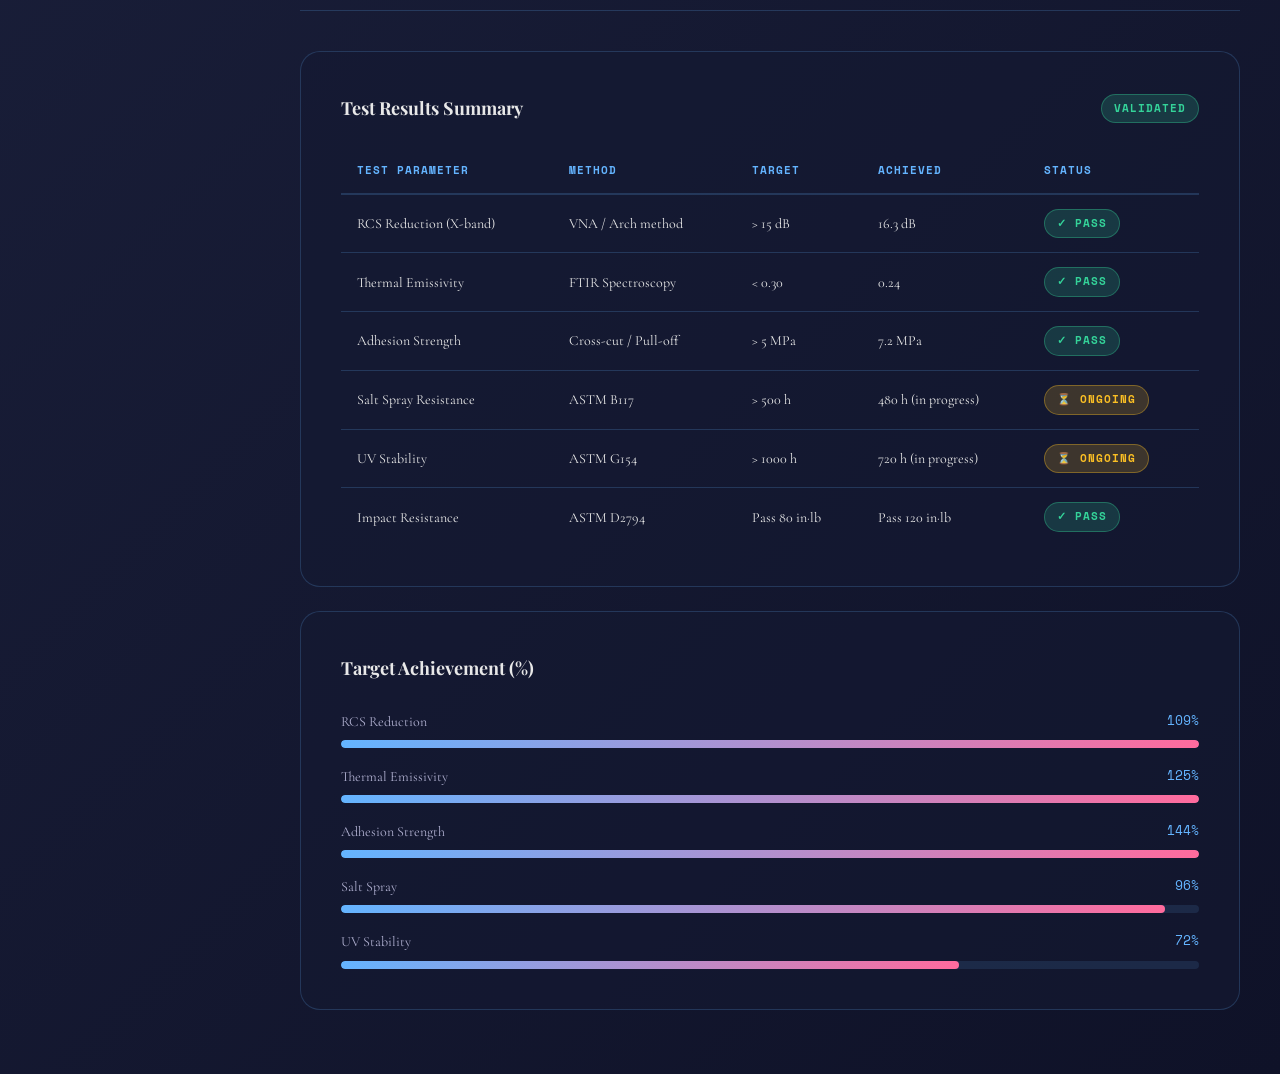
<file: pages/dashboard.html>
<!DOCTYPE html>
<html lang="en">
<head>
  <meta charset="UTF-8">
  <meta name="viewport" content="width=device-width, initial-scale=1.0">
  <meta name="description" content="N-Phantom Coating interactive specification dashboard — calculate RCS reduction, thermal emissivity, and adhesion properties.">
  <title>Dashboard | N-Phantom-Coating</title>

  <link rel="preconnect" href="https://fonts.googleapis.com">
  <link rel="preconnect" href="https://fonts.gstatic.com" crossorigin>
  <link href="https://fonts.googleapis.com/css2?family=Playfair+Display:wght@700;900&family=Cormorant+Garamond:wght@300;400;500;600&family=Space+Mono:wght@400;700&display=swap" rel="stylesheet">

  <link rel="stylesheet" href="../css/styles.css">
  <link rel="stylesheet" href="../css/components.css">
  <link rel="stylesheet" href="../css/dashboard.css">
</head>
<body>

  <div class="grid-bg" aria-hidden="true"></div>
  <div class="glow-orb glow-orb-1" aria-hidden="true"></div>
  <div class="glow-orb glow-orb-2" aria-hidden="true"></div>

  <!-- ── Navbar ──────────────────────────────────────────────── -->
  <header>
    <nav class="navbar" aria-label="Primary navigation">
      <div class="container">
        <a href="../index.html" class="logo" aria-label="N-Phantom home">N-PHANTOM</a>
        <button class="nav-toggle" aria-label="Toggle menu" aria-expanded="false">
          <span></span><span></span><span></span>
        </button>
        <ul class="nav-links" role="list">
          <li><a href="../index.html">Home</a></li>
          <li><a href="products.html">Products</a></li>
          <li><a href="services.html">Services</a></li>
          <li><a href="dashboard.html" style="color:var(--color-primary)">Dashboard</a></li>
        </ul>
      </div>
    </nav>
  </header>

  <!-- ── Dashboard Shell ─────────────────────────────────────── -->
  <div class="dashboard-layout">

    <!-- Sidebar -->
    <aside class="sidebar" aria-label="Dashboard navigation">
      <div class="sidebar-header">
        <h2>N-Phantom Dashboard</h2>
      </div>
      <ul class="sidebar-nav" role="list">
        <li class="sidebar-nav-item active">
          <a href="#" data-section="overview" aria-current="page">
            <span class="sidebar-icon" aria-hidden="true">📊</span> Overview
          </a>
        </li>
        <li class="sidebar-nav-item">
          <a href="#" data-section="calculator">
            <span class="sidebar-icon" aria-hidden="true">🧮</span> Spec Calculator
          </a>
        </li>
        <li class="sidebar-nav-item">
          <a href="#" data-section="frequency">
            <span class="sidebar-icon" aria-hidden="true">📡</span> Frequency Response
          </a>
        </li>
        <li class="sidebar-nav-item">
          <a href="#" data-section="layers">
            <span class="sidebar-icon" aria-hidden="true">🔬</span> Layer Visualizer
          </a>
        </li>
        <li class="sidebar-nav-item">
          <a href="#" data-section="performance">
            <span class="sidebar-icon" aria-hidden="true">🎯</span> Performance
          </a>
        </li>
      </ul>
    </aside>

    <!-- Main area -->
    <main class="dashboard-main" id="main-content" aria-live="polite">

      <!-- ── Overview section ────────────────────────────────── -->
      <div id="overview" class="dash-section">
        <div class="dashboard-header">
          <h1>System Overview</h1>
          <div class="dashboard-actions">
            <button id="export-spec" class="btn btn-secondary" style="padding:10px 20px">
              ⬇ Export Spec
            </button>
            <button id="print-spec" class="btn btn-outline" style="padding:10px 20px">
              🖨 Print
            </button>
          </div>
        </div>

        <!-- KPI cards -->
        <div class="kpi-row">
          <div class="kpi-card">
            <div class="kpi-label">RCS Reduction</div>
            <div class="kpi-value" id="kpi-rcs">—</div>
            <div class="kpi-delta up">↑ Target: ≥ 15 dB</div>
          </div>
          <div class="kpi-card">
            <div class="kpi-label">Thermal Emissivity</div>
            <div class="kpi-value" id="kpi-emiss">—</div>
            <div class="kpi-delta up">↓ Target: &lt; 0.3</div>
          </div>
          <div class="kpi-card">
            <div class="kpi-label">Adhesion Strength</div>
            <div class="kpi-value" id="kpi-adhesion">—</div>
            <div class="kpi-delta up">↑ Target: ≥ 5 MPa</div>
          </div>
          <div class="kpi-card">
            <div class="kpi-label">Salt Spray Est.</div>
            <div class="kpi-value" id="kpi-salt">—</div>
            <div class="kpi-delta up">↑ Target: ≥ 500 h</div>
          </div>
        </div>

        <!-- Two-column charts -->
        <div class="two-col">
          <!-- Composition bars -->
          <div class="chart-panel">
            <div class="chart-panel-header">
              <h3 class="chart-panel-title">Material Composition</h3>
              <span class="badge badge-info">Live</span>
            </div>
            <div class="bar-chart" aria-label="Material composition bar chart">
              <div class="bar-row">
                <span class="bar-label">Resin</span>
                <div class="bar-track"><div class="bar-fill" id="bar-resin"></div></div>
                <span class="bar-value" id="bar-val-resin">40%</span>
              </div>
              <div class="bar-row">
                <span class="bar-label">Oxide</span>
                <div class="bar-track"><div class="bar-fill" id="bar-oxide"></div></div>
                <span class="bar-value" id="bar-val-oxide">35%</span>
              </div>
              <div class="bar-row">
                <span class="bar-label">Ferrite</span>
                <div class="bar-track"><div class="bar-fill" id="bar-ferrite"></div></div>
                <span class="bar-value" id="bar-val-ferrite">20%</span>
              </div>
              <div class="bar-row">
                <span class="bar-label">Dispersant</span>
                <div class="bar-track"><div class="bar-fill" id="bar-dispersant"></div></div>
                <span class="bar-value" id="bar-val-dispersant">5%</span>
              </div>
            </div>
          </div>

          <!-- Radar chart -->
          <div class="chart-panel">
            <div class="chart-panel-header">
              <h3 class="chart-panel-title">Performance Radar</h3>
            </div>
            <div class="radar-chart">
              <canvas id="radar-chart" aria-label="Performance radar chart"></canvas>
            </div>
          </div>
        </div>

        <!-- Layer visualizer preview -->
        <div class="chart-panel">
          <div class="chart-panel-header">
            <h3 class="chart-panel-title">Layer Architecture</h3>
            <span class="badge badge-success">Active Config</span>
          </div>
          <div class="layer-viz" id="layer-viz" aria-label="Layer architecture diagram"></div>
        </div>
      </div>

      <!-- ── Spec Calculator section ─────────────────────────── -->
      <div id="calculator" class="dash-section hidden">
        <div class="dashboard-header">
          <h1>Specification Calculator</h1>
        </div>

        <div class="two-col">
          <!-- Form -->
          <form id="spec-form" class="chart-panel" aria-label="Coating specification form" novalidate>
            <h3 class="chart-panel-title" style="margin-bottom:var(--space-md)">Composition Input</h3>

            <!-- Primer type -->
            <div class="form-group">
              <label class="form-label" for="primer-type">Primer Type</label>
              <select class="form-control" id="primer-type" name="primer-type">
                <option value="epoxy">Epoxy (highest adhesion)</option>
                <option value="polyurethane">Polyurethane (flexible)</option>
                <option value="acrylic">Acrylic (fast dry)</option>
              </select>
            </div>

            <!-- Layer thickness -->
            <div class="form-group">
              <label class="form-label" for="layer-thickness">
                Total Thickness (µm) — <span data-slider-label="layer-thickness">200</span> µm
              </label>
              <input type="range" class="form-control" id="layer-thickness" name="layer-thickness"
                     min="50" max="500" value="200" step="10">
            </div>

            <!-- Composition sliders -->
            <div class="spec-form-grid">
              <div class="form-group">
                <label class="form-label" for="resin-pct">
                  Resin % — <span data-slider-label="resin-pct">40</span>
                </label>
                <input type="range" class="form-control" id="resin-pct" name="resin-pct"
                       min="10" max="70" value="40" step="1">
              </div>
              <div class="form-group">
                <label class="form-label" for="oxide-pct">
                  Oxide % — <span data-slider-label="oxide-pct">35</span>
                </label>
                <input type="range" class="form-control" id="oxide-pct" name="oxide-pct"
                       min="5" max="60" value="35" step="1">
              </div>
              <div class="form-group">
                <label class="form-label" for="ferrite-pct">
                  Ferrite % — <span data-slider-label="ferrite-pct">20</span>
                </label>
                <input type="range" class="form-control" id="ferrite-pct" name="ferrite-pct"
                       min="5" max="50" value="20" step="1">
              </div>
              <div class="form-group">
                <label class="form-label" for="dispersant-pct">
                  Dispersant % — <span data-slider-label="dispersant-pct">5</span>
                </label>
                <input type="range" class="form-control" id="dispersant-pct" name="dispersant-pct"
                       min="1" max="15" value="5" step="1">
              </div>
            </div>
          </form>

          <!-- Live results -->
          <div class="chart-panel">
            <h3 class="chart-panel-title" style="margin-bottom:var(--space-md)">Estimated Properties</h3>
            <div id="spec-results" aria-live="polite"></div>
          </div>
        </div>
      </div>

      <!-- ── Frequency Response section ─────────────────────── -->
      <div id="frequency" class="dash-section hidden">
        <div class="dashboard-header">
          <h1>Frequency Response</h1>
        </div>
        <div class="chart-panel">
          <div class="chart-panel-header">
            <h3 class="chart-panel-title">S11 vs Frequency (2–18 GHz)</h3>
            <span class="badge badge-info">Simulated</span>
          </div>
          <canvas id="freq-chart" style="width:100%;display:block" aria-label="Frequency response chart"></canvas>
          <p style="font-size:13px;color:var(--color-dim);margin-top:8px;font-family:var(--font-mono)">
            * Simulated absorption profile. Real data requires VNA measurement.
          </p>
        </div>
      </div>

      <!-- ── Layer Visualizer section ────────────────────────── -->
      <div id="layers" class="dash-section hidden">
        <div class="dashboard-header">
          <h1>Layer Visualizer</h1>
        </div>
        <div class="chart-panel">
          <div class="chart-panel-header">
            <h3 class="chart-panel-title">Cross-Section Architecture</h3>
          </div>
          <div class="layer-viz" id="layer-viz-detail" style="max-width:500px;margin:0 auto" aria-label="Layer cross-section"></div>
          <p class="text-muted mt-md" style="font-size:14px">
            Adjust composition sliders in the <a href="#" data-section="calculator" style="color:var(--color-primary)">Spec Calculator</a> 
            to update layer proportions.
          </p>
        </div>

        <!-- Process steps -->
        <div class="chart-panel" style="margin-top:var(--space-md)">
          <h3 class="chart-panel-title" style="margin-bottom:var(--space-md)">Application Process</h3>
          <div class="accordion">
            <div class="accordion-item">
              <button class="accordion-trigger" aria-expanded="false">
                <span>Step 1 — Substrate Preparation</span>
                <span class="accordion-icon">+</span>
              </button>
              <div class="accordion-body">
                Clean substrate thoroughly to remove grease and contaminants. Roughen surface using grit blasting (Sa 2.5 standard). 
                Eliminate all moisture and ensure surface is dry before coating.
              </div>
            </div>
            <div class="accordion-item">
              <button class="accordion-trigger" aria-expanded="false">
                <span>Step 2 — Primer Application</span>
                <span class="accordion-icon">+</span>
              </button>
              <div class="accordion-body">
                Apply primer layer at 80–120 µm wet film thickness using spray or brush technique. 
                Allow 24 hours stabilisation at 25 °C before proceeding to functional layer.
              </div>
            </div>
            <div class="accordion-item">
              <button class="accordion-trigger" aria-expanded="false">
                <span>Step 3 — Functional Layer Application</span>
                <span class="accordion-icon">+</span>
              </button>
              <div class="accordion-body">
                Apply functional coating at 150–250 µm wet film thickness. Ensure even coverage with no pinholes. 
                Cure at ambient temperature (25 °C) for 48 hours minimum.
              </div>
            </div>
            <div class="accordion-item">
              <button class="accordion-trigger" aria-expanded="false">
                <span>Step 4 — Quality Verification</span>
                <span class="accordion-icon">+</span>
              </button>
              <div class="accordion-body">
                Perform adhesion cross-cut test, measure dry film thickness at multiple points, 
                and conduct visual inspection for surface defects before system clearance.
              </div>
            </div>
          </div>
        </div>
      </div>

      <!-- ── Performance section ─────────────────────────────── -->
      <div id="performance" class="dash-section hidden">
        <div class="dashboard-header">
          <h1>Performance Metrics</h1>
        </div>

        <!-- Performance table -->
        <div class="chart-panel">
          <div class="chart-panel-header">
            <h3 class="chart-panel-title">Test Results Summary</h3>
            <span class="badge badge-success">Validated</span>
          </div>
          <div style="overflow-x:auto">
            <table class="data-table" aria-label="Performance test results">
              <thead>
                <tr>
                  <th>Test Parameter</th>
                  <th>Method</th>
                  <th>Target</th>
                  <th>Achieved</th>
                  <th>Status</th>
                </tr>
              </thead>
              <tbody>
                <tr>
                  <td>RCS Reduction (X-band)</td>
                  <td>VNA / Arch method</td>
                  <td>&gt; 15 dB</td>
                  <td>16.3 dB</td>
                  <td><span class="badge badge-success">✓ Pass</span></td>
                </tr>
                <tr>
                  <td>Thermal Emissivity</td>
                  <td>FTIR Spectroscopy</td>
                  <td>&lt; 0.30</td>
                  <td>0.24</td>
                  <td><span class="badge badge-success">✓ Pass</span></td>
                </tr>
                <tr>
                  <td>Adhesion Strength</td>
                  <td>Cross-cut / Pull-off</td>
                  <td>&gt; 5 MPa</td>
                  <td>7.2 MPa</td>
                  <td><span class="badge badge-success">✓ Pass</span></td>
                </tr>
                <tr>
                  <td>Salt Spray Resistance</td>
                  <td>ASTM B117</td>
                  <td>&gt; 500 h</td>
                  <td>480 h (in progress)</td>
                  <td><span class="badge badge-warning">⏳ Ongoing</span></td>
                </tr>
                <tr>
                  <td>UV Stability</td>
                  <td>ASTM G154</td>
                  <td>&gt; 1000 h</td>
                  <td>720 h (in progress)</td>
                  <td><span class="badge badge-warning">⏳ Ongoing</span></td>
                </tr>
                <tr>
                  <td>Impact Resistance</td>
                  <td>ASTM D2794</td>
                  <td>Pass 80 in·lb</td>
                  <td>Pass 120 in·lb</td>
                  <td><span class="badge badge-success">✓ Pass</span></td>
                </tr>
              </tbody>
            </table>
          </div>
        </div>

        <!-- Progress bars -->
        <div class="chart-panel" style="margin-top:var(--space-md)">
          <h3 class="chart-panel-title" style="margin-bottom:var(--space-md)">Target Achievement (%)</h3>
          <div style="display:flex;flex-direction:column;gap:16px">
            <div>
              <div style="display:flex;justify-content:space-between;margin-bottom:6px">
                <span style="font-size:14px;color:var(--color-muted)">RCS Reduction</span>
                <span style="font-family:var(--font-mono);font-size:13px;color:var(--color-primary)">109%</span>
              </div>
              <div class="progress-bar-wrap"><div class="progress-bar-fill" data-value="100"></div></div>
            </div>
            <div>
              <div style="display:flex;justify-content:space-between;margin-bottom:6px">
                <span style="font-size:14px;color:var(--color-muted)">Thermal Emissivity</span>
                <span style="font-family:var(--font-mono);font-size:13px;color:var(--color-primary)">125%</span>
              </div>
              <div class="progress-bar-wrap"><div class="progress-bar-fill" data-value="100"></div></div>
            </div>
            <div>
              <div style="display:flex;justify-content:space-between;margin-bottom:6px">
                <span style="font-size:14px;color:var(--color-muted)">Adhesion Strength</span>
                <span style="font-family:var(--font-mono);font-size:13px;color:var(--color-primary)">144%</span>
              </div>
              <div class="progress-bar-wrap"><div class="progress-bar-fill" data-value="100"></div></div>
            </div>
            <div>
              <div style="display:flex;justify-content:space-between;margin-bottom:6px">
                <span style="font-size:14px;color:var(--color-muted)">Salt Spray</span>
                <span style="font-family:var(--font-mono);font-size:13px;color:var(--color-primary)">96%</span>
              </div>
              <div class="progress-bar-wrap"><div class="progress-bar-fill" data-value="96"></div></div>
            </div>
            <div>
              <div style="display:flex;justify-content:space-between;margin-bottom:6px">
                <span style="font-size:14px;color:var(--color-muted)">UV Stability</span>
                <span style="font-family:var(--font-mono);font-size:13px;color:var(--color-primary)">72%</span>
              </div>
              <div class="progress-bar-wrap"><div class="progress-bar-fill" data-value="72"></div></div>
            </div>
          </div>
        </div>
      </div>

    </main>
  </div><!-- /.dashboard-layout -->

  <!-- Toast container inserted by JS -->

  <script src="../js/script.js"></script>
  <script src="../js/dashboard.js"></script>
</body>
</html>
</file>
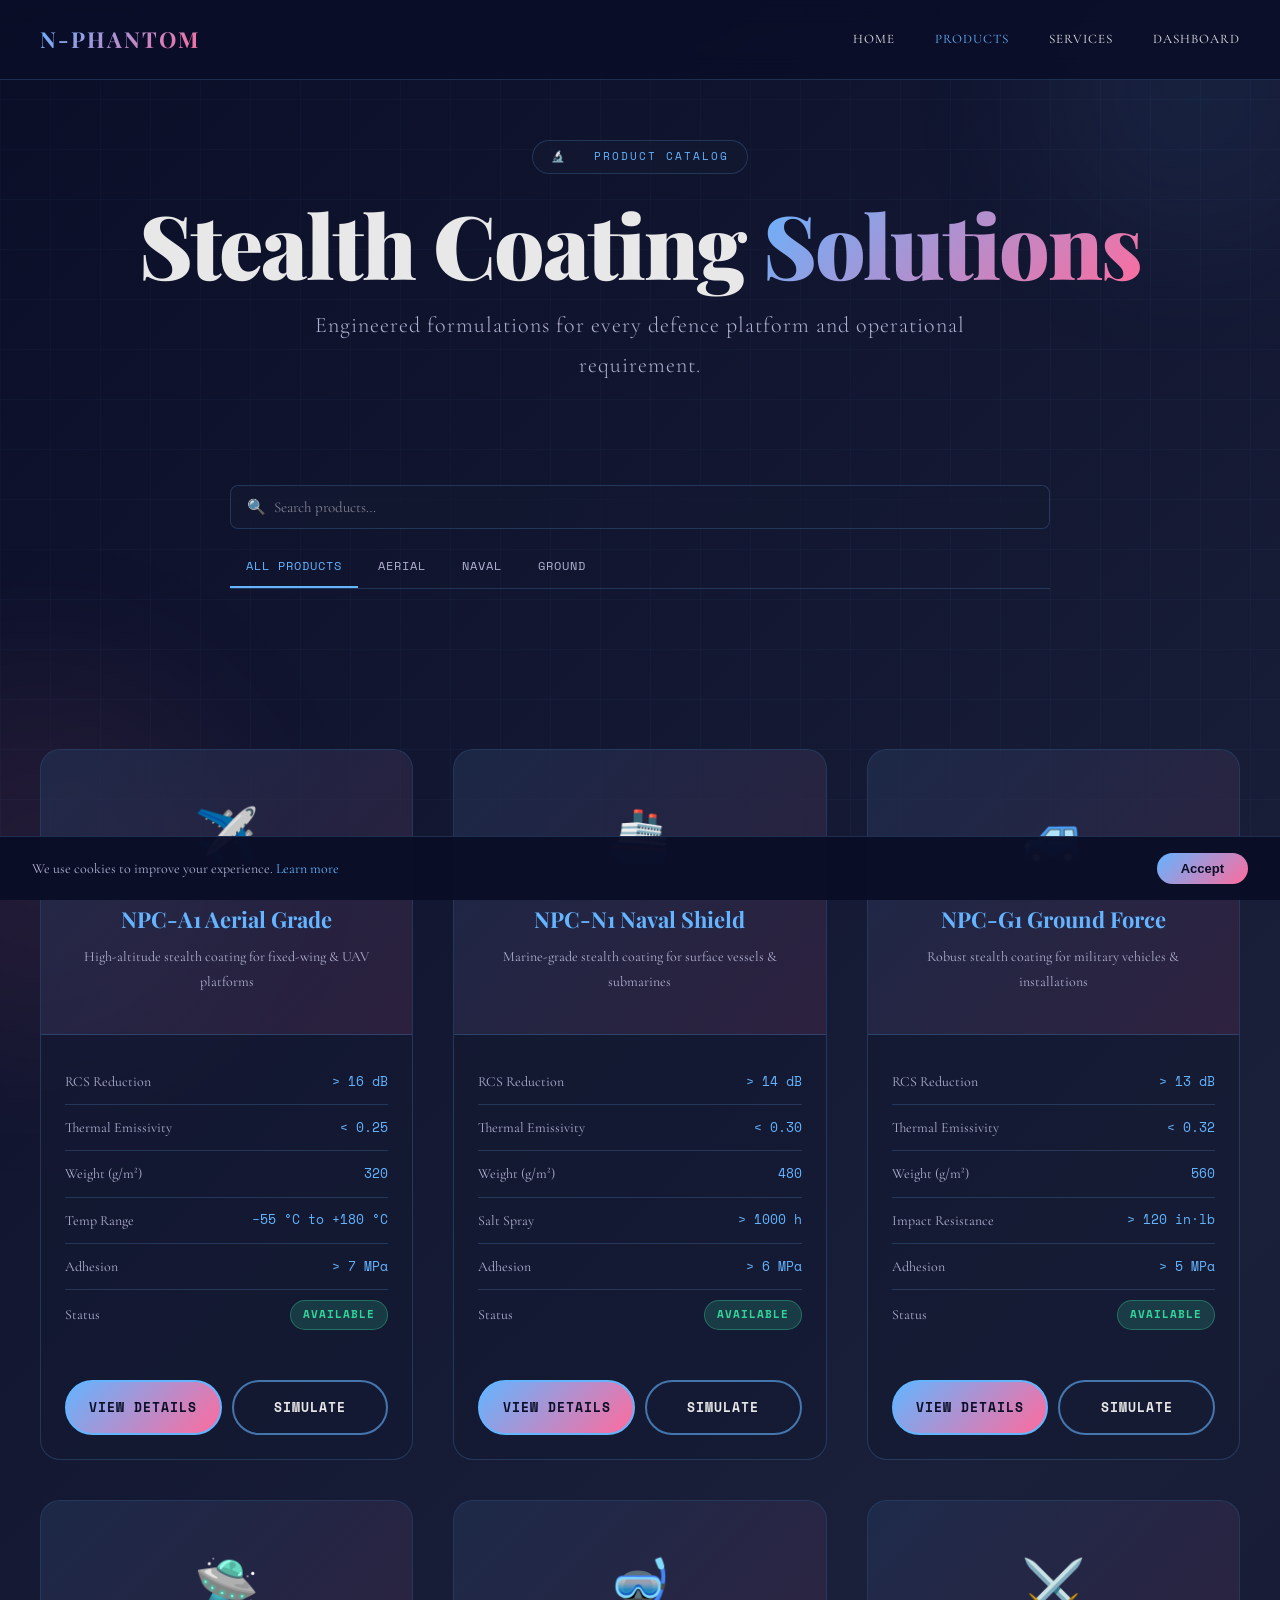
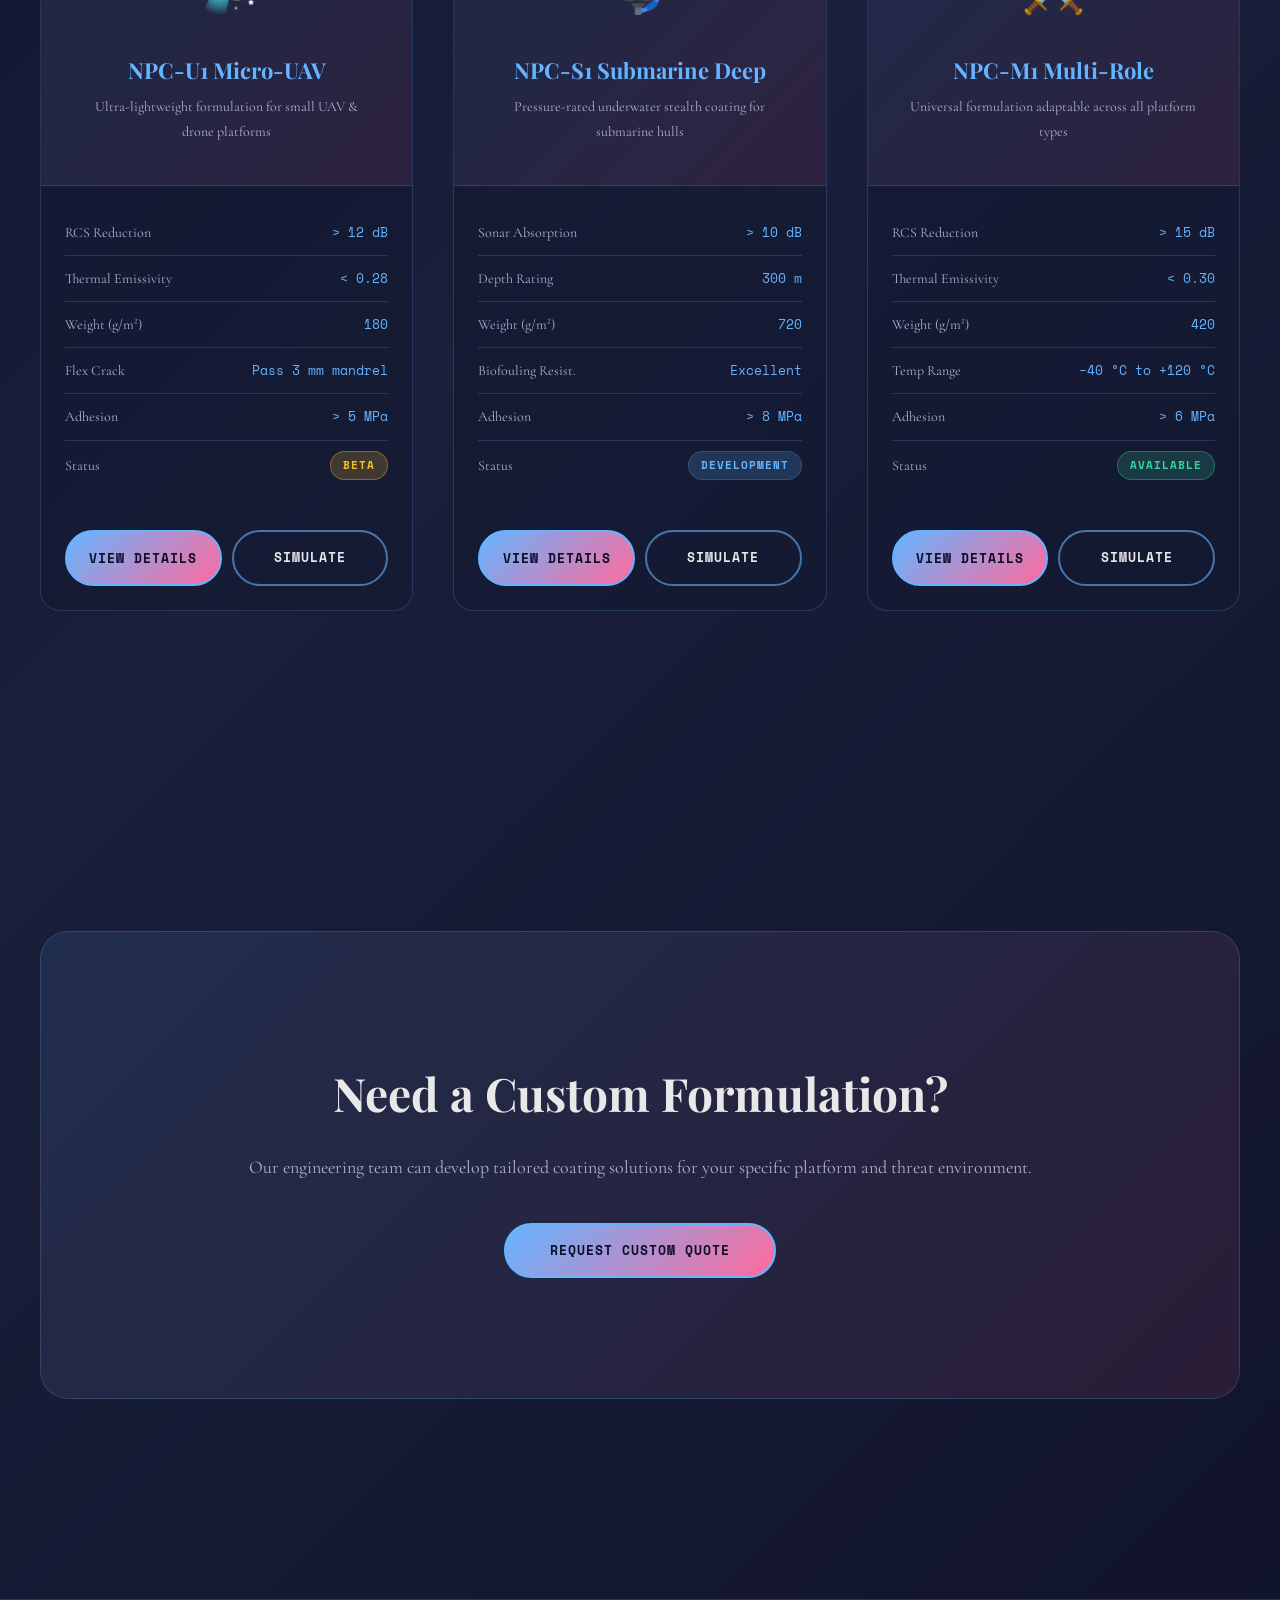
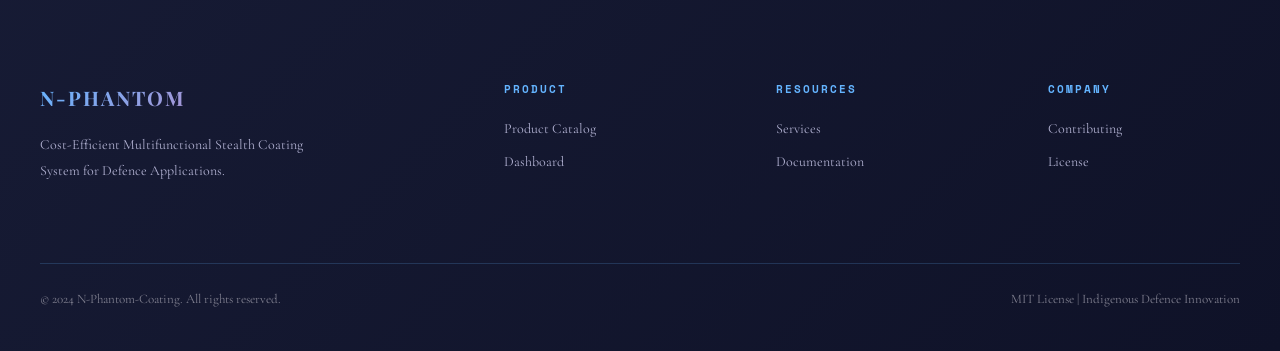
<file: pages/products.html>
<!DOCTYPE html>
<html lang="en">
<head>
  <meta charset="UTF-8">
  <meta name="viewport" content="width=device-width, initial-scale=1.0">
  <meta name="description" content="N-Phantom Coating product catalog — stealth coating solutions for aerial, naval, and ground defence platforms.">
  <title>Products | N-Phantom-Coating</title>

  <link rel="preconnect" href="https://fonts.googleapis.com">
  <link rel="preconnect" href="https://fonts.gstatic.com" crossorigin>
  <link href="https://fonts.googleapis.com/css2?family=Playfair+Display:wght@700;900&family=Cormorant+Garamond:wght@300;400;500;600&family=Space+Mono:wght@400;700&display=swap" rel="stylesheet">

  <link rel="stylesheet" href="../css/styles.css">
  <link rel="stylesheet" href="../css/components.css">
</head>
<body>

  <div class="grid-bg" aria-hidden="true"></div>
  <div class="glow-orb glow-orb-1" aria-hidden="true"></div>
  <div class="glow-orb glow-orb-2" aria-hidden="true"></div>

  <!-- ── Navigation ─────────────────────────────────────────── -->
  <header>
    <nav class="navbar" aria-label="Primary navigation">
      <div class="container">
        <a href="../index.html" class="logo" aria-label="N-Phantom home">N-PHANTOM</a>
        <button class="nav-toggle" aria-label="Toggle menu" aria-expanded="false">
          <span></span><span></span><span></span>
        </button>
        <ul class="nav-links" role="list">
          <li><a href="../index.html">Home</a></li>
          <li><a href="products.html" style="color:var(--color-primary)">Products</a></li>
          <li><a href="services.html">Services</a></li>
          <li><a href="dashboard.html">Dashboard</a></li>
        </ul>
      </div>
    </nav>
  </header>

  <main>
    <!-- ── Hero ─────────────────────────────────────────────── -->
    <section class="hero" style="min-height:40vh;padding:60px 0" aria-label="Page header">
      <div class="container">
        <div class="hero-content">
          <span class="hero-badge">🔬 &nbsp; Product Catalog</span>
          <h1>Stealth Coating <span class="gradient-text">Solutions</span></h1>
          <p class="hero-subtitle">Engineered formulations for every defence platform and operational requirement.</p>
        </div>
      </div>
    </section>

    <!-- ── Search & Filter ───────────────────────────────────── -->
    <section class="section" style="padding-top:0" aria-label="Product filter">
      <div class="container" style="max-width:900px">
        <div class="form-group">
          <label class="form-label sr-only" for="product-search">Search products</label>
          <input type="search" id="product-search" class="form-control" placeholder="🔍  Search products…" aria-label="Search products">
          <p id="product-search-empty" hidden style="color:var(--color-muted);margin-top:10px;font-size:14px">
            No products match your search.
          </p>
        </div>

        <!-- Tab filter -->
        <div class="tabs">
          <div class="tabs-nav" role="tablist" aria-label="Product category filter">
            <button class="tab-btn active" role="tab" aria-selected="true" data-filter="all">All Products</button>
            <button class="tab-btn" role="tab" aria-selected="false" data-filter="aerial">Aerial</button>
            <button class="tab-btn" role="tab" aria-selected="false" data-filter="naval">Naval</button>
            <button class="tab-btn" role="tab" aria-selected="false" data-filter="ground">Ground</button>
          </div>
        </div>
      </div>
    </section>

    <!-- ── Product Grid ──────────────────────────────────────── -->
    <section class="section" style="padding-top:var(--space-sm)" aria-label="Product listings">
      <div class="container">
        <div id="product-grid" style="display:grid;grid-template-columns:repeat(auto-fill,minmax(320px,1fr));gap:var(--space-lg)">

          <!-- NPC-A1 Aerial -->
          <article class="product-card animate-on-scroll" data-category="aerial" data-name="NPC-A1 Aerial Grade">
            <div class="product-card-header">
              <div class="product-icon" aria-hidden="true">✈️</div>
              <h3>NPC-A1 Aerial Grade</h3>
              <p>High-altitude stealth coating for fixed-wing &amp; UAV platforms</p>
            </div>
            <div class="product-card-body">
              <div class="product-spec-row">
                <span class="product-spec-label">RCS Reduction</span>
                <span class="product-spec-value">&gt; 16 dB</span>
              </div>
              <div class="product-spec-row">
                <span class="product-spec-label">Thermal Emissivity</span>
                <span class="product-spec-value">&lt; 0.25</span>
              </div>
              <div class="product-spec-row">
                <span class="product-spec-label">Weight (g/m²)</span>
                <span class="product-spec-value">320</span>
              </div>
              <div class="product-spec-row">
                <span class="product-spec-label">Temp Range</span>
                <span class="product-spec-value">−55 °C to +180 °C</span>
              </div>
              <div class="product-spec-row">
                <span class="product-spec-label">Adhesion</span>
                <span class="product-spec-value">&gt; 7 MPa</span>
              </div>
              <div class="product-spec-row">
                <span class="product-spec-label">Status</span>
                <span><span class="badge badge-success">Available</span></span>
              </div>
            </div>
            <div class="product-card-footer">
              <button class="btn btn-primary" style="flex:1" data-modal-open="product-modal-a1">View Details</button>
              <a href="dashboard.html" class="btn btn-outline" style="flex:1">Simulate</a>
            </div>
          </article>

          <!-- NPC-N1 Naval -->
          <article class="product-card animate-on-scroll" data-category="naval" data-name="NPC-N1 Naval Shield">
            <div class="product-card-header">
              <div class="product-icon" aria-hidden="true">🚢</div>
              <h3>NPC-N1 Naval Shield</h3>
              <p>Marine-grade stealth coating for surface vessels &amp; submarines</p>
            </div>
            <div class="product-card-body">
              <div class="product-spec-row">
                <span class="product-spec-label">RCS Reduction</span>
                <span class="product-spec-value">&gt; 14 dB</span>
              </div>
              <div class="product-spec-row">
                <span class="product-spec-label">Thermal Emissivity</span>
                <span class="product-spec-value">&lt; 0.30</span>
              </div>
              <div class="product-spec-row">
                <span class="product-spec-label">Weight (g/m²)</span>
                <span class="product-spec-value">480</span>
              </div>
              <div class="product-spec-row">
                <span class="product-spec-label">Salt Spray</span>
                <span class="product-spec-value">&gt; 1000 h</span>
              </div>
              <div class="product-spec-row">
                <span class="product-spec-label">Adhesion</span>
                <span class="product-spec-value">&gt; 6 MPa</span>
              </div>
              <div class="product-spec-row">
                <span class="product-spec-label">Status</span>
                <span><span class="badge badge-success">Available</span></span>
              </div>
            </div>
            <div class="product-card-footer">
              <button class="btn btn-primary" style="flex:1" data-modal-open="product-modal-n1">View Details</button>
              <a href="dashboard.html" class="btn btn-outline" style="flex:1">Simulate</a>
            </div>
          </article>

          <!-- NPC-G1 Ground -->
          <article class="product-card animate-on-scroll" data-category="ground" data-name="NPC-G1 Ground Force">
            <div class="product-card-header">
              <div class="product-icon" aria-hidden="true">🚙</div>
              <h3>NPC-G1 Ground Force</h3>
              <p>Robust stealth coating for military vehicles &amp; installations</p>
            </div>
            <div class="product-card-body">
              <div class="product-spec-row">
                <span class="product-spec-label">RCS Reduction</span>
                <span class="product-spec-value">&gt; 13 dB</span>
              </div>
              <div class="product-spec-row">
                <span class="product-spec-label">Thermal Emissivity</span>
                <span class="product-spec-value">&lt; 0.32</span>
              </div>
              <div class="product-spec-row">
                <span class="product-spec-label">Weight (g/m²)</span>
                <span class="product-spec-value">560</span>
              </div>
              <div class="product-spec-row">
                <span class="product-spec-label">Impact Resistance</span>
                <span class="product-spec-value">&gt; 120 in·lb</span>
              </div>
              <div class="product-spec-row">
                <span class="product-spec-label">Adhesion</span>
                <span class="product-spec-value">&gt; 5 MPa</span>
              </div>
              <div class="product-spec-row">
                <span class="product-spec-label">Status</span>
                <span><span class="badge badge-success">Available</span></span>
              </div>
            </div>
            <div class="product-card-footer">
              <button class="btn btn-primary" style="flex:1" data-modal-open="product-modal-g1">View Details</button>
              <a href="dashboard.html" class="btn btn-outline" style="flex:1">Simulate</a>
            </div>
          </article>

          <!-- NPC-U1 UAV -->
          <article class="product-card animate-on-scroll" data-category="aerial" data-name="NPC-U1 Micro-UAV">
            <div class="product-card-header">
              <div class="product-icon" aria-hidden="true">🛸</div>
              <h3>NPC-U1 Micro-UAV</h3>
              <p>Ultra-lightweight formulation for small UAV &amp; drone platforms</p>
            </div>
            <div class="product-card-body">
              <div class="product-spec-row">
                <span class="product-spec-label">RCS Reduction</span>
                <span class="product-spec-value">&gt; 12 dB</span>
              </div>
              <div class="product-spec-row">
                <span class="product-spec-label">Thermal Emissivity</span>
                <span class="product-spec-value">&lt; 0.28</span>
              </div>
              <div class="product-spec-row">
                <span class="product-spec-label">Weight (g/m²)</span>
                <span class="product-spec-value">180</span>
              </div>
              <div class="product-spec-row">
                <span class="product-spec-label">Flex Crack</span>
                <span class="product-spec-value">Pass 3 mm mandrel</span>
              </div>
              <div class="product-spec-row">
                <span class="product-spec-label">Adhesion</span>
                <span class="product-spec-value">&gt; 5 MPa</span>
              </div>
              <div class="product-spec-row">
                <span class="product-spec-label">Status</span>
                <span><span class="badge badge-warning">Beta</span></span>
              </div>
            </div>
            <div class="product-card-footer">
              <button class="btn btn-primary" style="flex:1" data-modal-open="product-modal-u1">View Details</button>
              <a href="dashboard.html" class="btn btn-outline" style="flex:1">Simulate</a>
            </div>
          </article>

          <!-- NPC-S1 Submarine -->
          <article class="product-card animate-on-scroll" data-category="naval" data-name="NPC-S1 Submarine Deep">
            <div class="product-card-header">
              <div class="product-icon" aria-hidden="true">🤿</div>
              <h3>NPC-S1 Submarine Deep</h3>
              <p>Pressure-rated underwater stealth coating for submarine hulls</p>
            </div>
            <div class="product-card-body">
              <div class="product-spec-row">
                <span class="product-spec-label">Sonar Absorption</span>
                <span class="product-spec-value">&gt; 10 dB</span>
              </div>
              <div class="product-spec-row">
                <span class="product-spec-label">Depth Rating</span>
                <span class="product-spec-value">300 m</span>
              </div>
              <div class="product-spec-row">
                <span class="product-spec-label">Weight (g/m²)</span>
                <span class="product-spec-value">720</span>
              </div>
              <div class="product-spec-row">
                <span class="product-spec-label">Biofouling Resist.</span>
                <span class="product-spec-value">Excellent</span>
              </div>
              <div class="product-spec-row">
                <span class="product-spec-label">Adhesion</span>
                <span class="product-spec-value">&gt; 8 MPa</span>
              </div>
              <div class="product-spec-row">
                <span class="product-spec-label">Status</span>
                <span><span class="badge badge-info">Development</span></span>
              </div>
            </div>
            <div class="product-card-footer">
              <button class="btn btn-primary" style="flex:1" data-modal-open="product-modal-s1">View Details</button>
              <a href="dashboard.html" class="btn btn-outline" style="flex:1">Simulate</a>
            </div>
          </article>

          <!-- NPC-M1 Multi-role -->
          <article class="product-card animate-on-scroll" data-category="ground aerial naval" data-name="NPC-M1 Multi-Role">
            <div class="product-card-header">
              <div class="product-icon" aria-hidden="true">⚔️</div>
              <h3>NPC-M1 Multi-Role</h3>
              <p>Universal formulation adaptable across all platform types</p>
            </div>
            <div class="product-card-body">
              <div class="product-spec-row">
                <span class="product-spec-label">RCS Reduction</span>
                <span class="product-spec-value">&gt; 15 dB</span>
              </div>
              <div class="product-spec-row">
                <span class="product-spec-label">Thermal Emissivity</span>
                <span class="product-spec-value">&lt; 0.30</span>
              </div>
              <div class="product-spec-row">
                <span class="product-spec-label">Weight (g/m²)</span>
                <span class="product-spec-value">420</span>
              </div>
              <div class="product-spec-row">
                <span class="product-spec-label">Temp Range</span>
                <span class="product-spec-value">−40 °C to +120 °C</span>
              </div>
              <div class="product-spec-row">
                <span class="product-spec-label">Adhesion</span>
                <span class="product-spec-value">&gt; 6 MPa</span>
              </div>
              <div class="product-spec-row">
                <span class="product-spec-label">Status</span>
                <span><span class="badge badge-success">Available</span></span>
              </div>
            </div>
            <div class="product-card-footer">
              <button class="btn btn-primary" style="flex:1" data-modal-open="product-modal-m1">View Details</button>
              <a href="dashboard.html" class="btn btn-outline" style="flex:1">Simulate</a>
            </div>
          </article>

        </div><!-- /#product-grid -->
      </div>
    </section>

    <!-- ── CTA ──────────────────────────────────────────────── -->
    <section class="section" aria-label="Call to Action">
      <div class="container">
        <div class="cta-banner animate-on-scroll">
          <h2>Need a Custom Formulation?</h2>
          <p>Our engineering team can develop tailored coating solutions for your specific platform and threat environment.</p>
          <a href="services.html#contact" class="btn btn-primary">Request Custom Quote</a>
        </div>
      </div>
    </section>
  </main>

  <!-- ── Product Detail Modals ────────────────────────────────── -->
  <div id="product-modal-a1" class="modal-overlay" role="dialog" aria-modal="true" aria-labelledby="modal-a1-title">
    <div class="modal">
      <div class="modal-header">
        <h3 id="modal-a1-title">NPC-A1 Aerial Grade — Full Specification</h3>
        <button class="modal-close" aria-label="Close modal">&times;</button>
      </div>
      <p style="color:var(--color-muted);margin-bottom:var(--space-sm)">
        Developed specifically for fixed-wing aircraft, helicopters, and medium-to-large UAVs requiring low-observability in X and Ku-band radar frequencies.
      </p>
      <table class="data-table">
        <tbody>
          <tr><td>Frequency Range</td><td>2–18 GHz</td></tr>
          <tr><td>Peak Absorption</td><td>10 GHz (X-band)</td></tr>
          <tr><td>Resin System</td><td>Epoxy / PU blend</td></tr>
          <tr><td>Ferrite Loading</td><td>22% by weight</td></tr>
          <tr><td>Cure Schedule</td><td>24 h @ 25 °C</td></tr>
          <tr><td>Shelf Life</td><td>12 months (sealed)</td></tr>
          <tr><td>Certification</td><td>MIL-PRF-85285 compatible</td></tr>
        </tbody>
      </table>
    </div>
  </div>

  <div id="product-modal-n1" class="modal-overlay" role="dialog" aria-modal="true" aria-labelledby="modal-n1-title">
    <div class="modal">
      <div class="modal-header">
        <h3 id="modal-n1-title">NPC-N1 Naval Shield — Full Specification</h3>
        <button class="modal-close" aria-label="Close modal">&times;</button>
      </div>
      <p style="color:var(--color-muted);margin-bottom:var(--space-sm)">
        Marine-hardened formulation with enhanced corrosion resistance, biofouling protection, and superior adhesion to marine steel substrates.
      </p>
      <table class="data-table">
        <tbody>
          <tr><td>Frequency Range</td><td>1–12 GHz</td></tr>
          <tr><td>Salt Spray</td><td>&gt; 1000 h (ASTM B117)</td></tr>
          <tr><td>Resin System</td><td>Modified epoxy</td></tr>
          <tr><td>Ferrite Loading</td><td>18% by weight</td></tr>
          <tr><td>Cure Schedule</td><td>48 h @ 25 °C</td></tr>
          <tr><td>Topcoat</td><td>Antifouling compatible</td></tr>
        </tbody>
      </table>
    </div>
  </div>

  <div id="product-modal-g1" class="modal-overlay" role="dialog" aria-modal="true" aria-labelledby="modal-g1-title">
    <div class="modal">
      <div class="modal-header">
        <h3 id="modal-g1-title">NPC-G1 Ground Force — Full Specification</h3>
        <button class="modal-close" aria-label="Close modal">&times;</button>
      </div>
      <p style="color:var(--color-muted);margin-bottom:var(--space-sm)">
        Heavy-duty coating for armoured vehicles, mobile artillery, and field installations. Optimised for high-impact and abrasion environments.
      </p>
      <table class="data-table">
        <tbody>
          <tr><td>Frequency Range</td><td>2–10 GHz</td></tr>
          <tr><td>Impact Resistance</td><td>&gt; 120 in·lb (ASTM D2794)</td></tr>
          <tr><td>Resin System</td><td>Polyurethane</td></tr>
          <tr><td>Ferrite Loading</td><td>20% by weight</td></tr>
          <tr><td>Cure Schedule</td><td>24 h @ 25 °C</td></tr>
          <tr><td>Camouflage Tint</td><td>Available in MIL-C-46168 colours</td></tr>
        </tbody>
      </table>
    </div>
  </div>

  <div id="product-modal-u1" class="modal-overlay" role="dialog" aria-modal="true" aria-labelledby="modal-u1-title">
    <div class="modal">
      <div class="modal-header">
        <h3 id="modal-u1-title">NPC-U1 Micro-UAV — Full Specification</h3>
        <button class="modal-close" aria-label="Close modal">&times;</button>
      </div>
      <p style="color:var(--color-muted);margin-bottom:var(--space-sm)">
        Ultra-thin, flexible formulation specifically designed for small UAV platforms where weight and aerodynamic profile are critical.
      </p>
      <table class="data-table">
        <tbody>
          <tr><td>Dry Film Thickness</td><td>80–120 µm total</td></tr>
          <tr><td>Flexibility</td><td>Pass 3 mm mandrel bend</td></tr>
          <tr><td>Resin System</td><td>Acrylic / PU blend</td></tr>
          <tr><td>Ferrite Loading</td><td>15% by weight</td></tr>
          <tr><td>Application Method</td><td>Spray only</td></tr>
          <tr><td>Status</td><td>Beta — field trials Q2 2025</td></tr>
        </tbody>
      </table>
    </div>
  </div>

  <div id="product-modal-s1" class="modal-overlay" role="dialog" aria-modal="true" aria-labelledby="modal-s1-title">
    <div class="modal">
      <div class="modal-header">
        <h3 id="modal-s1-title">NPC-S1 Submarine Deep — Full Specification</h3>
        <button class="modal-close" aria-label="Close modal">&times;</button>
      </div>
      <p style="color:var(--color-muted);margin-bottom:var(--space-sm)">
        Acoustic and thermal stealth formulation rated for deep-water submarine applications with biofouling resistance.
      </p>
      <table class="data-table">
        <tbody>
          <tr><td>Depth Rating</td><td>300 m operational</td></tr>
          <tr><td>Acoustic Absorption</td><td>&gt; 10 dB (sonar band)</td></tr>
          <tr><td>Resin System</td><td>Rubber-modified epoxy</td></tr>
          <tr><td>Cure Schedule</td><td>72 h @ 25 °C</td></tr>
          <tr><td>Status</td><td>Development — Q4 2025 target</td></tr>
        </tbody>
      </table>
    </div>
  </div>

  <div id="product-modal-m1" class="modal-overlay" role="dialog" aria-modal="true" aria-labelledby="modal-m1-title">
    <div class="modal">
      <div class="modal-header">
        <h3 id="modal-m1-title">NPC-M1 Multi-Role — Full Specification</h3>
        <button class="modal-close" aria-label="Close modal">&times;</button>
      </div>
      <p style="color:var(--color-muted);margin-bottom:var(--space-sm)">
        The most versatile product in the N-Phantom range. A universal formulation with balanced properties suitable for any platform type.
      </p>
      <table class="data-table">
        <tbody>
          <tr><td>Frequency Range</td><td>2–18 GHz</td></tr>
          <tr><td>Resin System</td><td>Epoxy / PU balanced blend</td></tr>
          <tr><td>Ferrite Loading</td><td>20% by weight</td></tr>
          <tr><td>Oxide Loading</td><td>33% by weight</td></tr>
          <tr><td>Cure Schedule</td><td>24 h @ 25 °C</td></tr>
          <tr><td>Certification</td><td>MIL-PRF-85285 compatible</td></tr>
        </tbody>
      </table>
    </div>
  </div>

  <!-- ── Footer ────────────────────────────────────────────── -->
  <footer class="site-footer">
    <div class="container">
      <div class="footer-grid">
        <div class="footer-brand">
          <div class="logo">N-PHANTOM</div>
          <p class="mt-sm">Cost-Efficient Multifunctional Stealth Coating System for Defence Applications.</p>
        </div>
        <nav class="footer-col"><h4>Product</h4>
          <a href="products.html">Product Catalog</a>
          <a href="dashboard.html">Dashboard</a>
        </nav>
        <nav class="footer-col"><h4>Resources</h4>
          <a href="services.html">Services</a>
          <a href="../README.md">Documentation</a>
        </nav>
        <nav class="footer-col"><h4>Company</h4>
          <a href="../CONTRIBUTING.md">Contributing</a>
          <a href="../LICENSE">License</a>
        </nav>
      </div>
      <div class="footer-bottom">
        <span>&copy; 2024 N-Phantom-Coating. All rights reserved.</span>
        <span>MIT License | Indigenous Defence Innovation</span>
      </div>
    </div>
  </footer>

  <script src="../js/script.js"></script>
  <script src="../js/interactions.js"></script>

  <!-- Category tab filter -->
  <script>
    document.querySelectorAll('.tab-btn[data-filter]').forEach(btn => {
      btn.addEventListener('click', () => {
        document.querySelectorAll('.tab-btn[data-filter]').forEach(b => {
          b.classList.remove('active');
          b.setAttribute('aria-selected', 'false');
        });
        btn.classList.add('active');
        btn.setAttribute('aria-selected', 'true');

        const filter = btn.dataset.filter;
        document.querySelectorAll('#product-grid .product-card').forEach(card => {
          const cat = card.dataset.category || '';
          card.style.display = (filter === 'all' || cat.includes(filter)) ? '' : 'none';
        });
      });
    });
  </script>
</body>
</html>
</file>
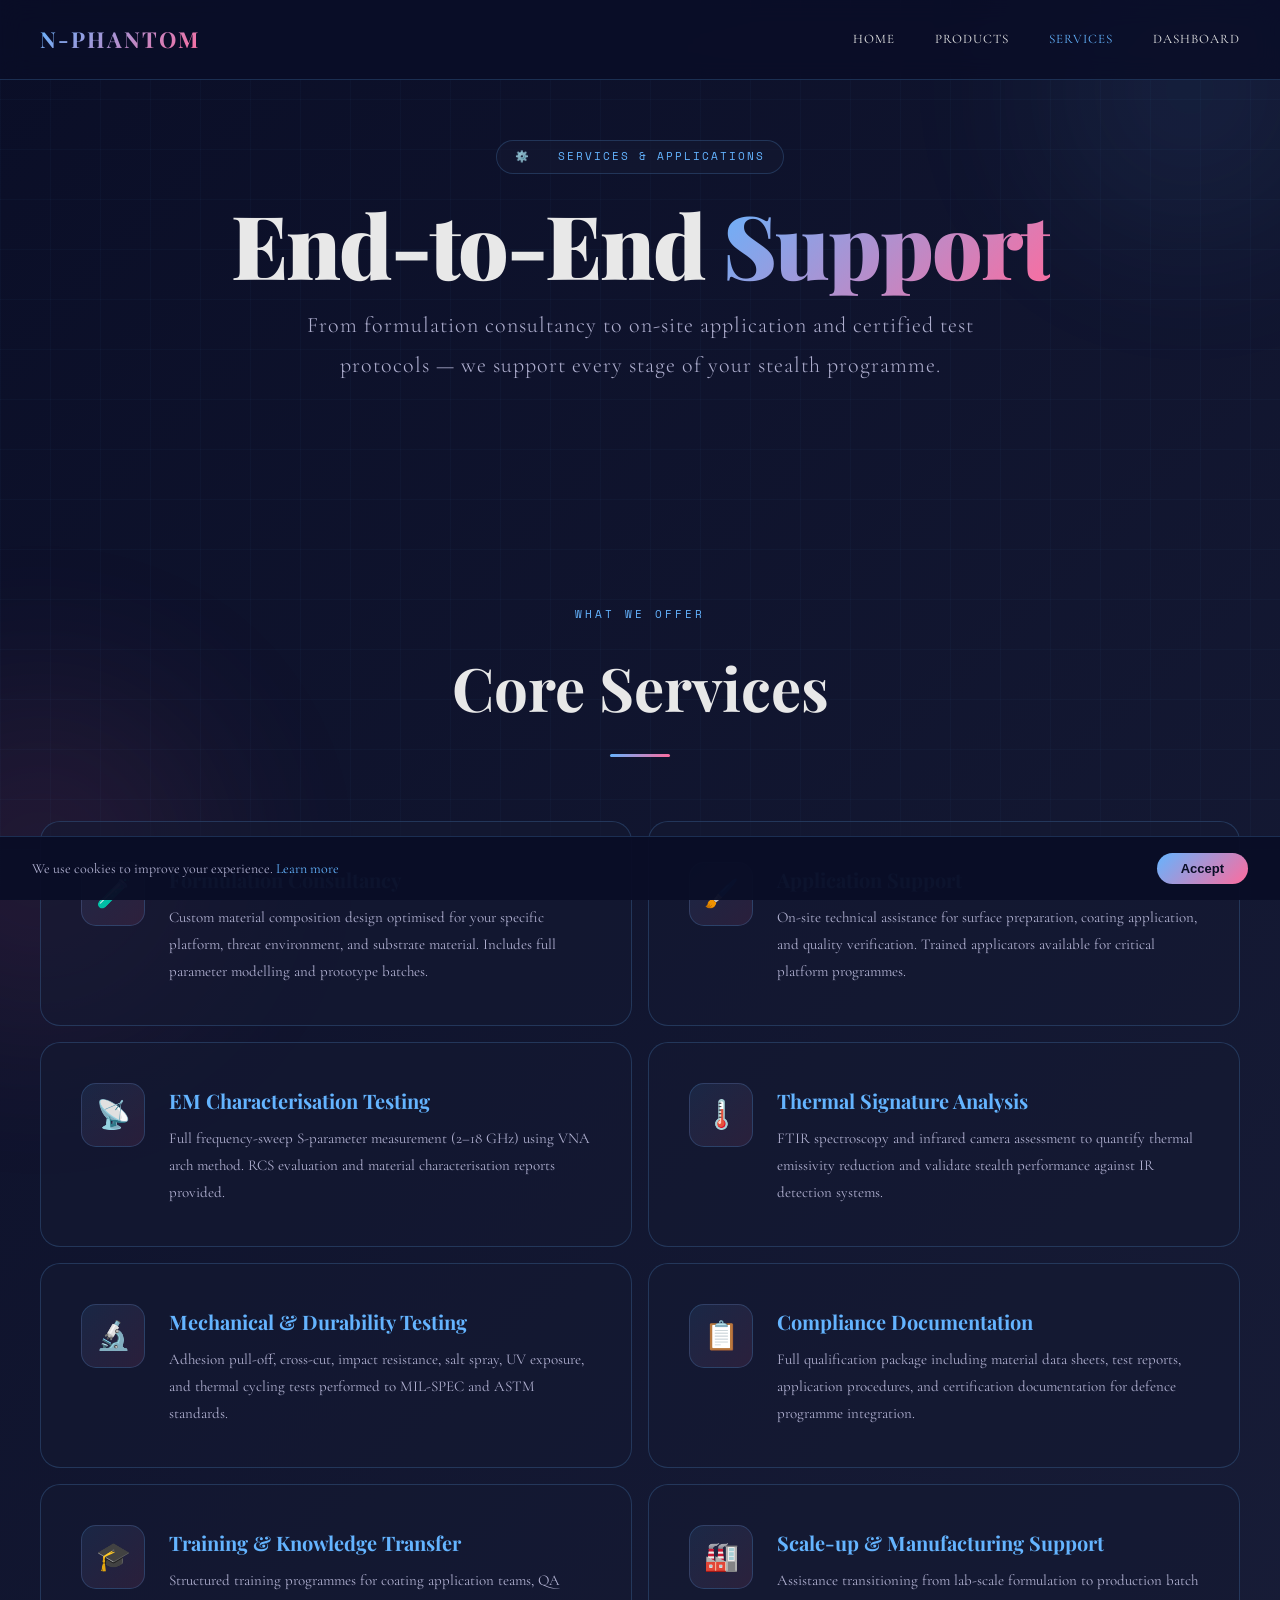
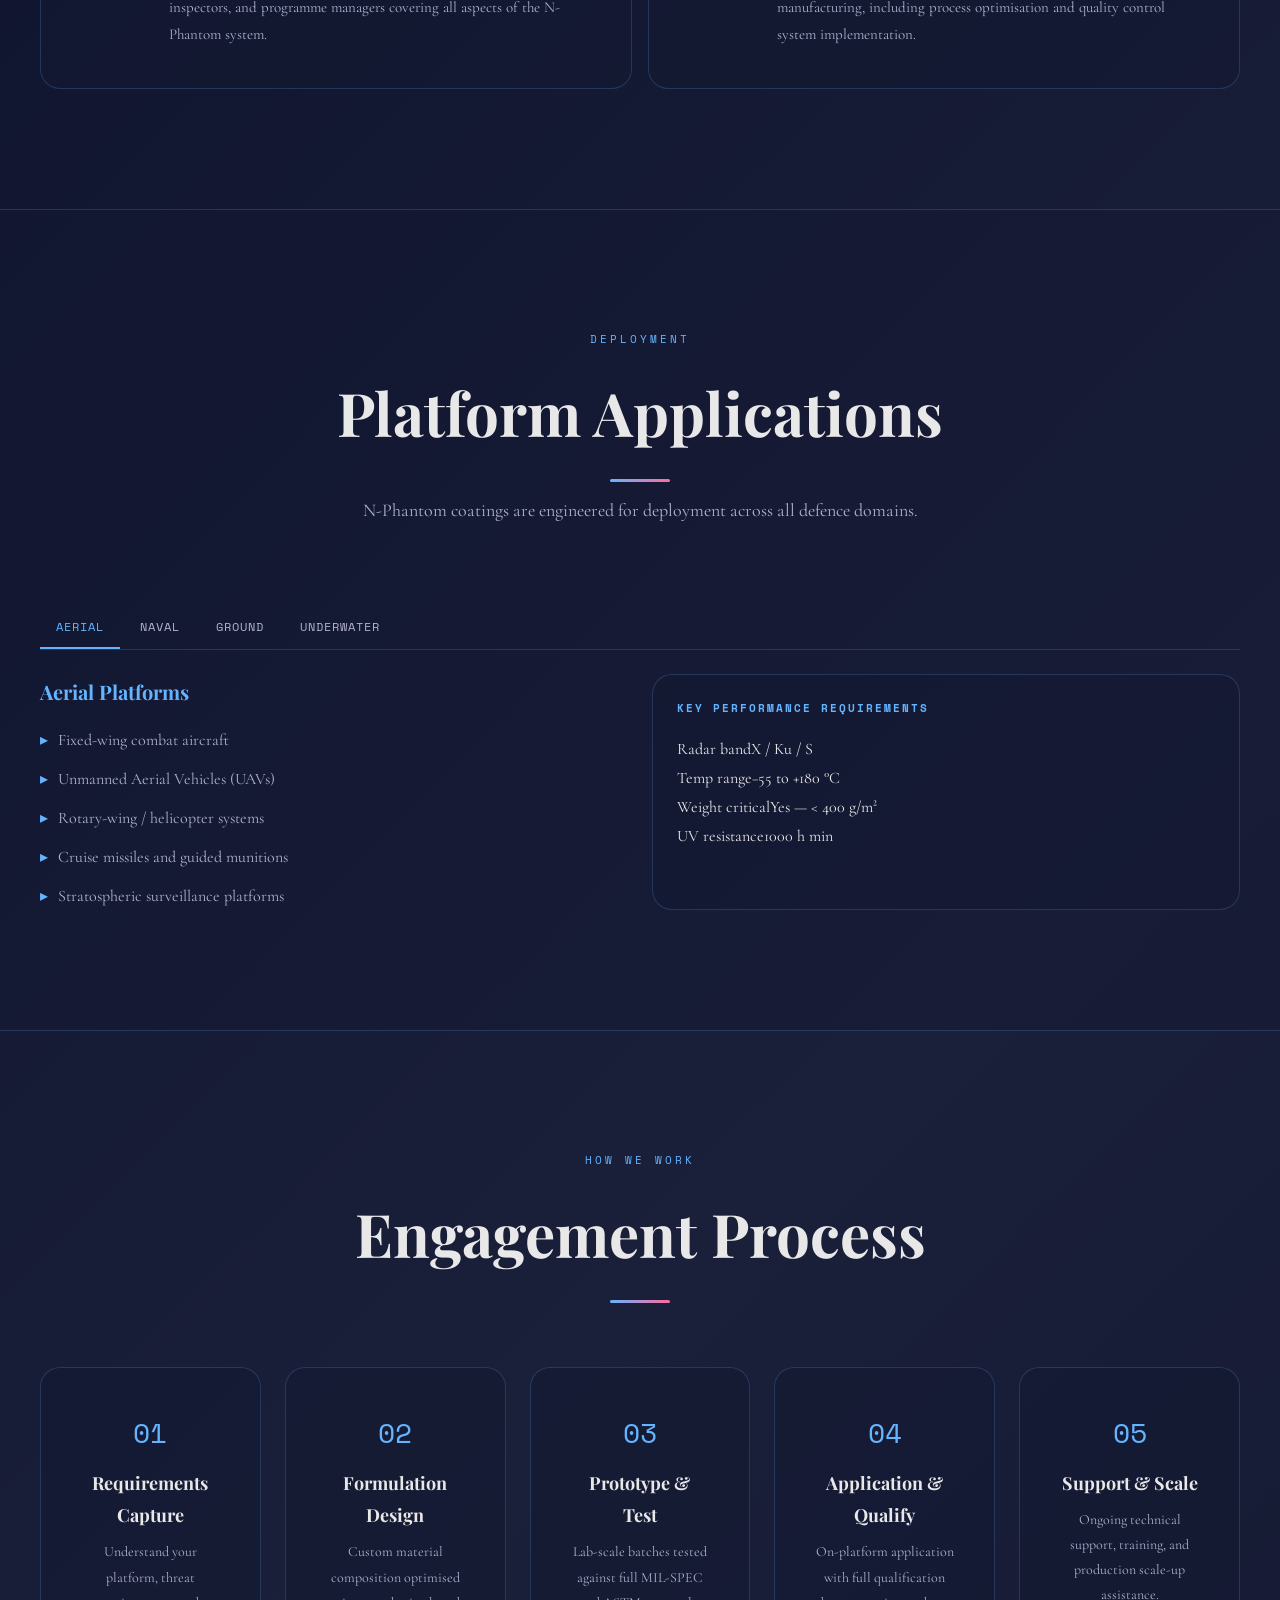
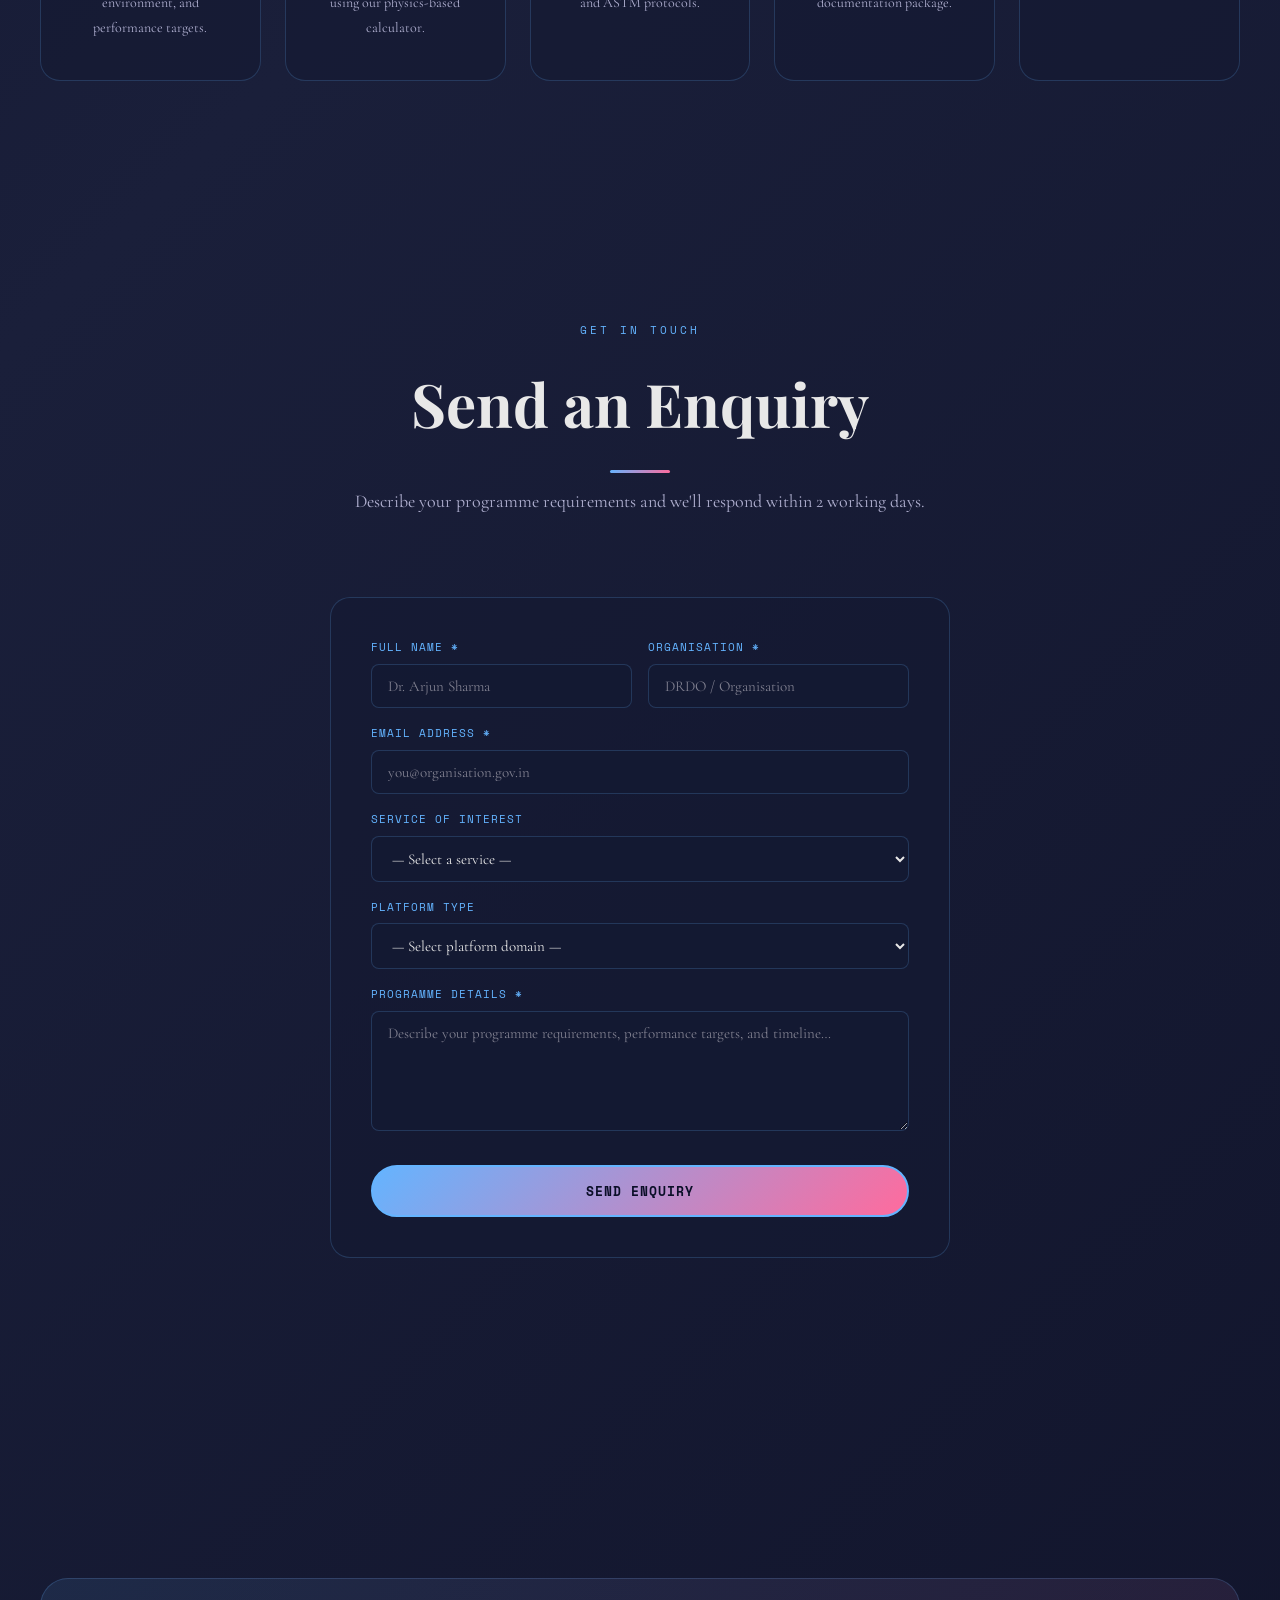
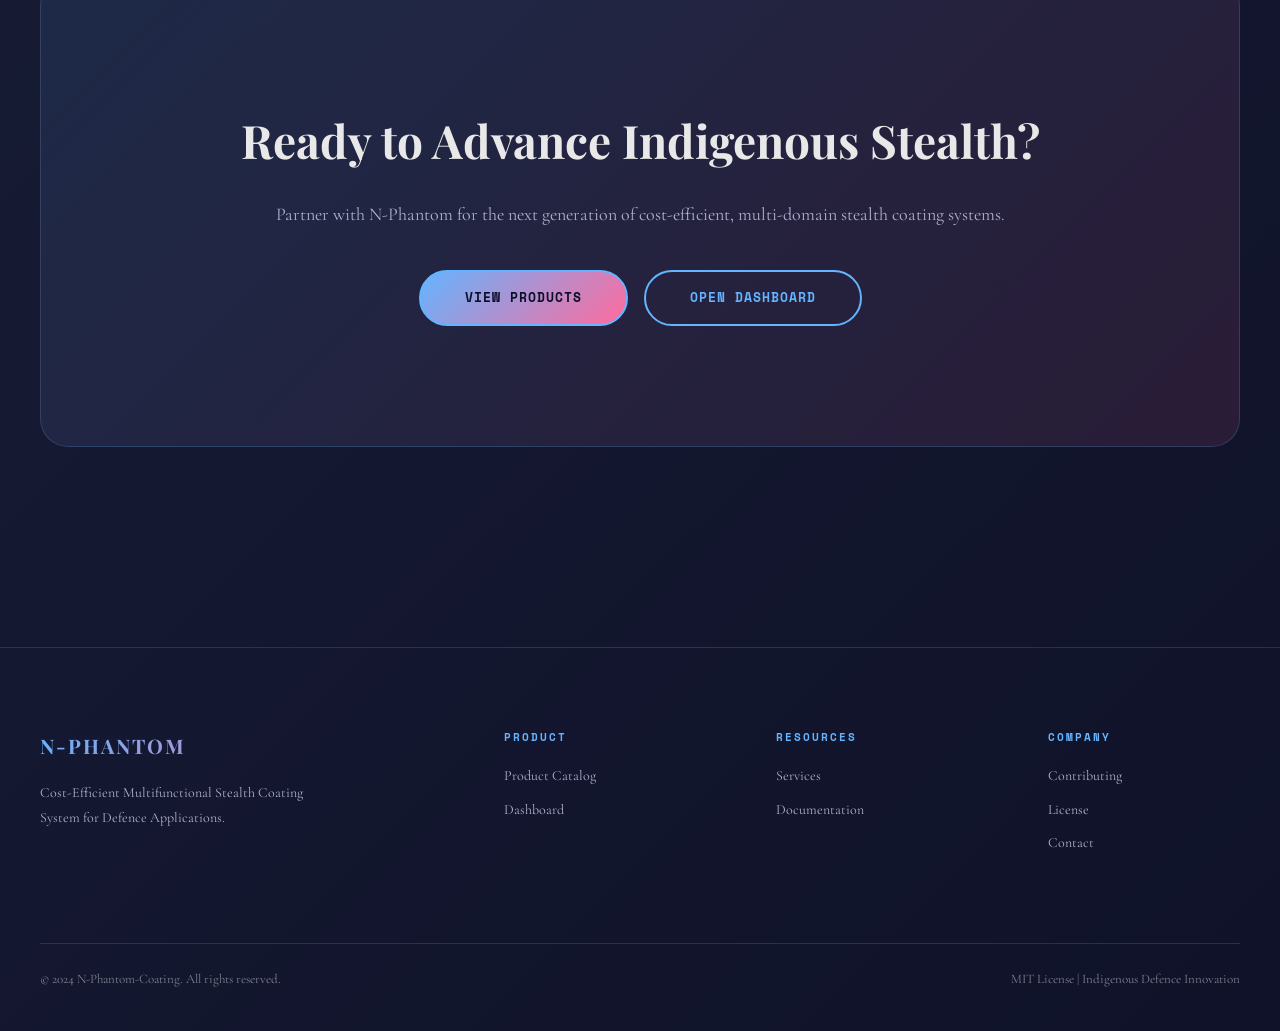
<file: pages/services.html>
<!DOCTYPE html>
<html lang="en">
<head>
  <meta charset="UTF-8">
  <meta name="viewport" content="width=device-width, initial-scale=1.0">
  <meta name="description" content="N-Phantom Coating services — formulation consultancy, application support, testing protocols, and defence platform integration.">
  <title>Services | N-Phantom-Coating</title>

  <link rel="preconnect" href="https://fonts.googleapis.com">
  <link rel="preconnect" href="https://fonts.gstatic.com" crossorigin>
  <link href="https://fonts.googleapis.com/css2?family=Playfair+Display:wght@700;900&family=Cormorant+Garamond:wght@300;400;500;600&family=Space+Mono:wght@400;700&display=swap" rel="stylesheet">

  <link rel="stylesheet" href="../css/styles.css">
  <link rel="stylesheet" href="../css/components.css">
</head>
<body>

  <div class="grid-bg" aria-hidden="true"></div>
  <div class="glow-orb glow-orb-1" aria-hidden="true"></div>
  <div class="glow-orb glow-orb-2" aria-hidden="true"></div>

  <!-- ── Navigation ─────────────────────────────────────────── -->
  <header>
    <nav class="navbar" aria-label="Primary navigation">
      <div class="container">
        <a href="../index.html" class="logo" aria-label="N-Phantom home">N-PHANTOM</a>
        <button class="nav-toggle" aria-label="Toggle menu" aria-expanded="false">
          <span></span><span></span><span></span>
        </button>
        <ul class="nav-links" role="list">
          <li><a href="../index.html">Home</a></li>
          <li><a href="products.html">Products</a></li>
          <li><a href="services.html" style="color:var(--color-primary)">Services</a></li>
          <li><a href="dashboard.html">Dashboard</a></li>
        </ul>
      </div>
    </nav>
  </header>

  <main>
    <!-- ── Hero ─────────────────────────────────────────────── -->
    <section class="hero" style="min-height:40vh;padding:60px 0" aria-label="Page header">
      <div class="container">
        <div class="hero-content">
          <span class="hero-badge">⚙️ &nbsp; Services &amp; Applications</span>
          <h1>End-to-End <span class="gradient-text">Support</span></h1>
          <p class="hero-subtitle">
            From formulation consultancy to on-site application and certified test protocols — 
            we support every stage of your stealth programme.
          </p>
        </div>
      </div>
    </section>

    <!-- ── Core Services ─────────────────────────────────────── -->
    <section class="section" id="services" aria-label="Core services">
      <div class="container">
        <div class="section-header">
          <p class="section-label">What We Offer</p>
          <h2 class="section-title">Core Services</h2>
        </div>

        <div style="display:grid;grid-template-columns:repeat(auto-fit,minmax(400px,1fr));gap:var(--space-sm);margin-top:var(--space-lg)">

          <article class="service-card animate-on-scroll">
            <div class="service-icon-wrap" aria-hidden="true">🧪</div>
            <div class="service-card-content">
              <h3>Formulation Consultancy</h3>
              <p>Custom material composition design optimised for your specific platform, threat environment, and substrate material. Includes full parameter modelling and prototype batches.</p>
            </div>
          </article>

          <article class="service-card animate-on-scroll">
            <div class="service-icon-wrap" aria-hidden="true">🖌️</div>
            <div class="service-card-content">
              <h3>Application Support</h3>
              <p>On-site technical assistance for surface preparation, coating application, and quality verification. Trained applicators available for critical platform programmes.</p>
            </div>
          </article>

          <article class="service-card animate-on-scroll">
            <div class="service-icon-wrap" aria-hidden="true">📡</div>
            <div class="service-card-content">
              <h3>EM Characterisation Testing</h3>
              <p>Full frequency-sweep S-parameter measurement (2–18 GHz) using VNA arch method. RCS evaluation and material characterisation reports provided.</p>
            </div>
          </article>

          <article class="service-card animate-on-scroll">
            <div class="service-icon-wrap" aria-hidden="true">🌡️</div>
            <div class="service-card-content">
              <h3>Thermal Signature Analysis</h3>
              <p>FTIR spectroscopy and infrared camera assessment to quantify thermal emissivity reduction and validate stealth performance against IR detection systems.</p>
            </div>
          </article>

          <article class="service-card animate-on-scroll">
            <div class="service-icon-wrap" aria-hidden="true">🔬</div>
            <div class="service-card-content">
              <h3>Mechanical &amp; Durability Testing</h3>
              <p>Adhesion pull-off, cross-cut, impact resistance, salt spray, UV exposure, and thermal cycling tests performed to MIL-SPEC and ASTM standards.</p>
            </div>
          </article>

          <article class="service-card animate-on-scroll">
            <div class="service-icon-wrap" aria-hidden="true">📋</div>
            <div class="service-card-content">
              <h3>Compliance Documentation</h3>
              <p>Full qualification package including material data sheets, test reports, application procedures, and certification documentation for defence programme integration.</p>
            </div>
          </article>

          <article class="service-card animate-on-scroll">
            <div class="service-icon-wrap" aria-hidden="true">🎓</div>
            <div class="service-card-content">
              <h3>Training &amp; Knowledge Transfer</h3>
              <p>Structured training programmes for coating application teams, QA inspectors, and programme managers covering all aspects of the N-Phantom system.</p>
            </div>
          </article>

          <article class="service-card animate-on-scroll">
            <div class="service-icon-wrap" aria-hidden="true">🏭</div>
            <div class="service-card-content">
              <h3>Scale-up &amp; Manufacturing Support</h3>
              <p>Assistance transitioning from lab-scale formulation to production batch manufacturing, including process optimisation and quality control system implementation.</p>
            </div>
          </article>

        </div>
      </div>
    </section>

    <!-- ── Applications by Domain ────────────────────────────── -->
    <section class="section" id="applications" style="background:rgba(20,25,50,0.3);border-top:1px solid var(--color-border);border-bottom:1px solid var(--color-border)" aria-label="Platform applications">
      <div class="container">
        <div class="section-header">
          <p class="section-label">Deployment</p>
          <h2 class="section-title">Platform Applications</h2>
          <p class="section-subtitle">N-Phantom coatings are engineered for deployment across all defence domains.</p>
        </div>

        <div class="tabs">
          <div class="tabs-nav" role="tablist" aria-label="Platform domain tabs">
            <button class="tab-btn" role="tab">Aerial</button>
            <button class="tab-btn" role="tab">Naval</button>
            <button class="tab-btn" role="tab">Ground</button>
            <button class="tab-btn" role="tab">Underwater</button>
          </div>

          <div class="tab-panel">
            <div style="display:grid;grid-template-columns:1fr 1fr;gap:var(--space-md)">
              <div>
                <h4 style="font-family:var(--font-display);font-size:20px;color:var(--color-primary);margin-bottom:var(--space-sm)">Aerial Platforms</h4>
                <ul style="list-style:none;display:flex;flex-direction:column;gap:10px">
                  <li style="display:flex;align-items:center;gap:10px;color:var(--color-muted)"><span style="color:var(--color-primary)">▸</span> Fixed-wing combat aircraft</li>
                  <li style="display:flex;align-items:center;gap:10px;color:var(--color-muted)"><span style="color:var(--color-primary)">▸</span> Unmanned Aerial Vehicles (UAVs)</li>
                  <li style="display:flex;align-items:center;gap:10px;color:var(--color-muted)"><span style="color:var(--color-primary)">▸</span> Rotary-wing / helicopter systems</li>
                  <li style="display:flex;align-items:center;gap:10px;color:var(--color-muted)"><span style="color:var(--color-primary)">▸</span> Cruise missiles and guided munitions</li>
                  <li style="display:flex;align-items:center;gap:10px;color:var(--color-muted)"><span style="color:var(--color-primary)">▸</span> Stratospheric surveillance platforms</li>
                </ul>
              </div>
              <div class="card" style="padding:var(--space-md)">
                <h4 style="font-family:var(--font-mono);font-size:11px;text-transform:uppercase;letter-spacing:2px;color:var(--color-primary);margin-bottom:var(--space-sm)">Key Performance Requirements</h4>
                <div class="result-row"><span class="result-key">Radar band</span><span class="result-value">X / Ku / S</span></div>
                <div class="result-row"><span class="result-key">Temp range</span><span class="result-value">−55 to +180 °C</span></div>
                <div class="result-row"><span class="result-key">Weight critical</span><span class="result-value">Yes — &lt; 400 g/m²</span></div>
                <div class="result-row"><span class="result-key">UV resistance</span><span class="result-value">1000 h min</span></div>
              </div>
            </div>
          </div>

          <div class="tab-panel">
            <div style="display:grid;grid-template-columns:1fr 1fr;gap:var(--space-md)">
              <div>
                <h4 style="font-family:var(--font-display);font-size:20px;color:var(--color-primary);margin-bottom:var(--space-sm)">Naval Platforms</h4>
                <ul style="list-style:none;display:flex;flex-direction:column;gap:10px">
                  <li style="display:flex;align-items:center;gap:10px;color:var(--color-muted)"><span style="color:var(--color-primary)">▸</span> Surface combatants and frigates</li>
                  <li style="display:flex;align-items:center;gap:10px;color:var(--color-muted)"><span style="color:var(--color-primary)">▸</span> Patrol vessels and fast attack craft</li>
                  <li style="display:flex;align-items:center;gap:10px;color:var(--color-muted)"><span style="color:var(--color-primary)">▸</span> Amphibious landing craft</li>
                  <li style="display:flex;align-items:center;gap:10px;color:var(--color-muted)"><span style="color:var(--color-primary)">▸</span> Radar mast and superstructure panels</li>
                </ul>
              </div>
              <div class="card" style="padding:var(--space-md)">
                <h4 style="font-family:var(--font-mono);font-size:11px;text-transform:uppercase;letter-spacing:2px;color:var(--color-primary);margin-bottom:var(--space-sm)">Key Performance Requirements</h4>
                <div class="result-row"><span class="result-key">Salt spray</span><span class="result-value">&gt; 1000 h</span></div>
                <div class="result-row"><span class="result-key">Corrosion resist</span><span class="result-value">Excellent</span></div>
                <div class="result-row"><span class="result-key">Biofouling</span><span class="result-value">Topcoat compatible</span></div>
              </div>
            </div>
          </div>

          <div class="tab-panel">
            <div style="display:grid;grid-template-columns:1fr 1fr;gap:var(--space-md)">
              <div>
                <h4 style="font-family:var(--font-display);font-size:20px;color:var(--color-primary);margin-bottom:var(--space-sm)">Ground Platforms</h4>
                <ul style="list-style:none;display:flex;flex-direction:column;gap:10px">
                  <li style="display:flex;align-items:center;gap:10px;color:var(--color-muted)"><span style="color:var(--color-primary)">▸</span> Main battle tanks and IFVs</li>
                  <li style="display:flex;align-items:center;gap:10px;color:var(--color-muted)"><span style="color:var(--color-primary)">▸</span> Armoured personnel carriers</li>
                  <li style="display:flex;align-items:center;gap:10px;color:var(--color-muted)"><span style="color:var(--color-primary)">▸</span> Mobile artillery and radar systems</li>
                  <li style="display:flex;align-items:center;gap:10px;color:var(--color-muted)"><span style="color:var(--color-primary)">▸</span> Field command &amp; logistics vehicles</li>
                  <li style="display:flex;align-items:center;gap:10px;color:var(--color-muted)"><span style="color:var(--color-primary)">▸</span> Static defensive installations</li>
                </ul>
              </div>
              <div class="card" style="padding:var(--space-md)">
                <h4 style="font-family:var(--font-mono);font-size:11px;text-transform:uppercase;letter-spacing:2px;color:var(--color-primary);margin-bottom:var(--space-sm)">Key Performance Requirements</h4>
                <div class="result-row"><span class="result-key">Impact resistance</span><span class="result-value">&gt; 120 in·lb</span></div>
                <div class="result-row"><span class="result-key">Abrasion resist</span><span class="result-value">ASTM D4060 Class I</span></div>
                <div class="result-row"><span class="result-key">Camouflage</span><span class="result-value">MIL-C-46168 tints</span></div>
              </div>
            </div>
          </div>

          <div class="tab-panel">
            <div style="display:grid;grid-template-columns:1fr 1fr;gap:var(--space-md)">
              <div>
                <h4 style="font-family:var(--font-display);font-size:20px;color:var(--color-primary);margin-bottom:var(--space-sm)">Underwater Systems</h4>
                <ul style="list-style:none;display:flex;flex-direction:column;gap:10px">
                  <li style="display:flex;align-items:center;gap:10px;color:var(--color-muted)"><span style="color:var(--color-primary)">▸</span> Submarine pressure hulls</li>
                  <li style="display:flex;align-items:center;gap:10px;color:var(--color-muted)"><span style="color:var(--color-primary)">▸</span> Underwater sensor arrays</li>
                  <li style="display:flex;align-items:center;gap:10px;color:var(--color-muted)"><span style="color:var(--color-primary)">▸</span> Mine countermeasure vessels</li>
                  <li style="display:flex;align-items:center;gap:10px;color:var(--color-muted)"><span style="color:var(--color-primary)">▸</span> Autonomous Underwater Vehicles</li>
                </ul>
              </div>
              <div class="card" style="padding:var(--space-md)">
                <h4 style="font-family:var(--font-mono);font-size:11px;text-transform:uppercase;letter-spacing:2px;color:var(--color-primary);margin-bottom:var(--space-sm)">Key Performance Requirements</h4>
                <div class="result-row"><span class="result-key">Depth rating</span><span class="result-value">300 m (dev.)</span></div>
                <div class="result-row"><span class="result-key">Acoustic absorption</span><span class="result-value">&gt; 10 dB</span></div>
                <div class="result-row"><span class="result-key">Biofouling resist</span><span class="result-value">Excellent</span></div>
              </div>
            </div>
          </div>
        </div>
      </div>
    </section>

    <!-- ── Process Timeline ──────────────────────────────────── -->
    <section class="section" aria-label="Engagement process">
      <div class="container">
        <div class="section-header">
          <p class="section-label">How We Work</p>
          <h2 class="section-title">Engagement Process</h2>
        </div>

        <div style="display:grid;grid-template-columns:repeat(auto-fit,minmax(200px,1fr));gap:var(--space-md);margin-top:var(--space-lg);counter-reset:step">
          <div class="card animate-on-scroll" style="text-align:center;padding:var(--space-lg);counter-increment:step">
            <div style="font-family:var(--font-mono);font-size:28px;color:var(--color-primary);margin-bottom:8px">01</div>
            <h3 style="font-family:var(--font-display);font-size:18px;margin-bottom:8px">Requirements Capture</h3>
            <p style="font-size:14px;color:var(--color-muted)">Understand your platform, threat environment, and performance targets.</p>
          </div>
          <div class="card animate-on-scroll" style="text-align:center;padding:var(--space-lg)">
            <div style="font-family:var(--font-mono);font-size:28px;color:var(--color-primary);margin-bottom:8px">02</div>
            <h3 style="font-family:var(--font-display);font-size:18px;margin-bottom:8px">Formulation Design</h3>
            <p style="font-size:14px;color:var(--color-muted)">Custom material composition optimised using our physics-based calculator.</p>
          </div>
          <div class="card animate-on-scroll" style="text-align:center;padding:var(--space-lg)">
            <div style="font-family:var(--font-mono);font-size:28px;color:var(--color-primary);margin-bottom:8px">03</div>
            <h3 style="font-family:var(--font-display);font-size:18px;margin-bottom:8px">Prototype & Test</h3>
            <p style="font-size:14px;color:var(--color-muted)">Lab-scale batches tested against full MIL-SPEC and ASTM protocols.</p>
          </div>
          <div class="card animate-on-scroll" style="text-align:center;padding:var(--space-lg)">
            <div style="font-family:var(--font-mono);font-size:28px;color:var(--color-primary);margin-bottom:8px">04</div>
            <h3 style="font-family:var(--font-display);font-size:18px;margin-bottom:8px">Application & Qualify</h3>
            <p style="font-size:14px;color:var(--color-muted)">On-platform application with full qualification documentation package.</p>
          </div>
          <div class="card animate-on-scroll" style="text-align:center;padding:var(--space-lg)">
            <div style="font-family:var(--font-mono);font-size:28px;color:var(--color-primary);margin-bottom:8px">05</div>
            <h3 style="font-family:var(--font-display);font-size:18px;margin-bottom:8px">Support & Scale</h3>
            <p style="font-size:14px;color:var(--color-muted)">Ongoing technical support, training, and production scale-up assistance.</p>
          </div>
        </div>
      </div>
    </section>

    <!-- ── Contact / Enquiry Form ─────────────────────────────── -->
    <section class="section" id="contact" aria-label="Contact form">
      <div class="container" style="max-width:700px">
        <div class="section-header">
          <p class="section-label">Get in Touch</p>
          <h2 class="section-title">Send an Enquiry</h2>
          <p class="section-subtitle">Describe your programme requirements and we'll respond within 2 working days.</p>
        </div>

        <form id="contact-form" class="card" style="padding:var(--space-lg);margin-top:var(--space-lg)" novalidate aria-label="Enquiry form">
          <div style="display:grid;grid-template-columns:1fr 1fr;gap:var(--space-sm)">
            <div class="form-group">
              <label class="form-label" for="name">Full Name *</label>
              <input type="text" id="name" name="name" class="form-control" required minlength="2" placeholder="Dr. Arjun Sharma">
            </div>
            <div class="form-group">
              <label class="form-label" for="org">Organisation *</label>
              <input type="text" id="org" name="org" class="form-control" required placeholder="DRDO / Organisation">
            </div>
          </div>

          <div class="form-group">
            <label class="form-label" for="email">Email Address *</label>
            <input type="email" id="email" name="email" class="form-control" required placeholder="you@organisation.gov.in">
          </div>

          <div class="form-group">
            <label class="form-label" for="service">Service of Interest</label>
            <select id="service" name="service" class="form-control">
              <option value="">— Select a service —</option>
              <option value="formulation">Formulation Consultancy</option>
              <option value="application">Application Support</option>
              <option value="em-testing">EM Characterisation Testing</option>
              <option value="thermal">Thermal Signature Analysis</option>
              <option value="mechanical">Mechanical &amp; Durability Testing</option>
              <option value="compliance">Compliance Documentation</option>
              <option value="training">Training &amp; Knowledge Transfer</option>
              <option value="scaleup">Scale-up &amp; Manufacturing</option>
              <option value="custom">Custom / Other</option>
            </select>
          </div>

          <div class="form-group">
            <label class="form-label" for="platform">Platform Type</label>
            <select id="platform" name="platform" class="form-control">
              <option value="">— Select platform domain —</option>
              <option value="aerial">Aerial (Aircraft / UAV)</option>
              <option value="naval">Naval (Surface vessel)</option>
              <option value="submarine">Naval (Submarine)</option>
              <option value="ground">Ground (Vehicle / installation)</option>
              <option value="multi">Multi-domain</option>
              <option value="other">Other / Research</option>
            </select>
          </div>

          <div class="form-group">
            <label class="form-label" for="message">Programme Details *</label>
            <textarea id="message" name="message" class="form-control" required minlength="20"
              placeholder="Describe your programme requirements, performance targets, and timeline…" rows="5"></textarea>
          </div>

          <button type="submit" class="btn btn-primary" style="width:100%;margin-top:8px">Send Enquiry</button>
        </form>
      </div>
    </section>

    <!-- ── CTA ──────────────────────────────────────────────── -->
    <section class="section" aria-label="Call to action">
      <div class="container">
        <div class="cta-banner animate-on-scroll">
          <h2>Ready to Advance Indigenous Stealth?</h2>
          <p>Partner with N-Phantom for the next generation of cost-efficient, multi-domain stealth coating systems.</p>
          <div class="cta-buttons">
            <a href="products.html" class="btn btn-primary">View Products</a>
            <a href="dashboard.html" class="btn btn-secondary">Open Dashboard</a>
          </div>
        </div>
      </div>
    </section>
  </main>

  <!-- ── Footer ────────────────────────────────────────────── -->
  <footer class="site-footer">
    <div class="container">
      <div class="footer-grid">
        <div class="footer-brand">
          <div class="logo">N-PHANTOM</div>
          <p class="mt-sm">Cost-Efficient Multifunctional Stealth Coating System for Defence Applications.</p>
        </div>
        <nav class="footer-col"><h4>Product</h4>
          <a href="products.html">Product Catalog</a>
          <a href="dashboard.html">Dashboard</a>
        </nav>
        <nav class="footer-col"><h4>Resources</h4>
          <a href="services.html">Services</a>
          <a href="../README.md">Documentation</a>
        </nav>
        <nav class="footer-col"><h4>Company</h4>
          <a href="../CONTRIBUTING.md">Contributing</a>
          <a href="../LICENSE">License</a>
          <a href="#contact">Contact</a>
        </nav>
      </div>
      <div class="footer-bottom">
        <span>&copy; 2024 N-Phantom-Coating. All rights reserved.</span>
        <span>MIT License | Indigenous Defence Innovation</span>
      </div>
    </div>
  </footer>

  <script src="../js/script.js"></script>
  <script src="../js/interactions.js"></script>
</body>
</html>
</file>
<file: css/styles.css>
/* =============================================================
   N-PHANTOM COATING — Global Styles
   Defense / Stealth dark-theme design system
   ============================================================= */

/* ── Custom Properties ───────────────────────────────────────── */
:root {
  /* Palette */
  --color-bg-deep:     #0a0e27;
  --color-bg-mid:      #1a1f3a;
  --color-bg-dark:     #0f1228;
  --color-surface:     rgba(20, 25, 50, 0.6);
  --color-surface-alt: rgba(20, 25, 50, 0.9);
  --color-border:      rgba(100, 180, 255, 0.2);
  --color-border-glow: rgba(100, 180, 255, 0.6);

  --color-primary:   #64b4ff;
  --color-secondary: #ff6b9d;
  --color-accent:    #4a9ee6;
  --color-text:      #e8e8e8;
  --color-muted:     #b0b0d0;
  --color-dim:       #808090;

  /* Gradients */
  --gradient-brand:   linear-gradient(135deg, var(--color-primary), var(--color-secondary));
  --gradient-bg:      linear-gradient(135deg, var(--color-bg-deep) 0%, var(--color-bg-mid) 50%, var(--color-bg-dark) 100%);
  --gradient-surface: linear-gradient(135deg, rgba(100,180,255,0.1), rgba(255,107,157,0.1));

  /* Typography */
  --font-display: 'Playfair Display', Georgia, serif;
  --font-body:    'Cormorant Garamond', Georgia, serif;
  --font-mono:    'Space Mono', 'Courier New', monospace;

  /* Spacing */
  --space-xs:  8px;
  --space-sm:  16px;
  --space-md:  24px;
  --space-lg:  40px;
  --space-xl:  80px;
  --space-2xl: 120px;

  /* Radius */
  --radius-sm: 8px;
  --radius-md: 15px;
  --radius-lg: 20px;
  --radius-pill: 50px;

  /* Transitions */
  --ease-bounce: cubic-bezier(0.34, 1.56, 0.64, 1);
  --ease-smooth: cubic-bezier(0.4, 0, 0.2, 1);
  --transition-base: 0.4s var(--ease-smooth);
  --transition-bounce: 0.5s var(--ease-bounce);

  /* Layout */
  --max-width: 1400px;
  --nav-height: 80px;
}

/* ── Reset / Base ────────────────────────────────────────────── */
*, *::before, *::after {
  margin: 0;
  padding: 0;
  box-sizing: border-box;
}

html {
  scroll-behavior: smooth;
  font-size: 16px;
}

body {
  font-family: var(--font-body);
  background: var(--gradient-bg);
  color: var(--color-text);
  line-height: 1.8;
  overflow-x: hidden;
  min-height: 100vh;
}

img, svg { display: block; max-width: 100%; }

a {
  color: inherit;
  text-decoration: none;
}

ul { list-style: none; }

/* ── Background Decorations ──────────────────────────────────── */
.grid-bg {
  position: fixed;
  inset: 0;
  background-image:
    linear-gradient(0deg,   rgba(100,180,255,0.03) 1px, transparent 1px),
    linear-gradient(90deg,  rgba(100,180,255,0.03) 1px, transparent 1px);
  background-size: 50px 50px;
  pointer-events: none;
  z-index: 0;
}

.glow-orb {
  position: fixed;
  border-radius: 50%;
  filter: blur(80px);
  opacity: 0.12;
  pointer-events: none;
  z-index: 1;
}

.glow-orb-1 {
  width: 420px;
  height: 420px;
  background: radial-gradient(circle, var(--color-primary) 0%, transparent 70%);
  top: -120px;
  right: -120px;
  animation: orbFloat 16s ease-in-out infinite;
}

.glow-orb-2 {
  width: 520px;
  height: 520px;
  background: radial-gradient(circle, var(--color-secondary) 0%, transparent 70%);
  bottom: -220px;
  left: -220px;
  animation: orbFloat 22s ease-in-out infinite reverse;
}

@keyframes orbFloat {
  0%, 100% { transform: translate(0,    0   ); }
  50%       { transform: translate(30px, 30px); }
}

/* ── Layout ──────────────────────────────────────────────────── */
.container {
  max-width: var(--max-width);
  margin: 0 auto;
  padding: 0 var(--space-lg);
  position: relative;
  z-index: 2;
}

/* ── Navigation ──────────────────────────────────────────────── */
.navbar {
  position: sticky;
  top: 0;
  z-index: 100;
  height: var(--nav-height);
  display: flex;
  align-items: center;
  background: rgba(10, 14, 39, 0.85);
  backdrop-filter: blur(12px);
  -webkit-backdrop-filter: blur(12px);
  border-bottom: 1px solid var(--color-border);
}

.navbar .container {
  display: flex;
  justify-content: space-between;
  align-items: center;
  width: 100%;
}

.logo {
  font-family: var(--font-display);
  font-size: 22px;
  font-weight: 700;
  letter-spacing: 2px;
  background: var(--gradient-brand);
  -webkit-background-clip: text;
  -webkit-text-fill-color: transparent;
  background-clip: text;
}

.nav-links {
  display: flex;
  gap: var(--space-lg);
  font-size: 13px;
  text-transform: uppercase;
  letter-spacing: 1px;
}

.nav-links a {
  color: var(--color-text);
  transition: color var(--transition-base);
  position: relative;
  padding-bottom: 4px;
}

.nav-links a::after {
  content: '';
  position: absolute;
  bottom: 0;
  left: 0;
  width: 0;
  height: 2px;
  background: var(--gradient-brand);
  transition: width var(--transition-bounce);
}

.nav-links a:hover { color: var(--color-primary); }
.nav-links a:hover::after { width: 100%; }

/* Mobile hamburger — hidden by default */
.nav-toggle {
  display: none;
  flex-direction: column;
  gap: 5px;
  cursor: pointer;
  padding: 4px;
  background: none;
  border: none;
}

.nav-toggle span {
  display: block;
  width: 26px;
  height: 2px;
  background: var(--color-primary);
  border-radius: 2px;
  transition: var(--transition-base);
}

/* ── Buttons ──────────────────────────────────────────────────── */
.btn {
  display: inline-flex;
  align-items: center;
  justify-content: center;
  gap: 8px;
  padding: 14px 44px;
  font-family: var(--font-mono);
  font-size: 13px;
  font-weight: 700;
  text-transform: uppercase;
  letter-spacing: 1px;
  border: 2px solid transparent;
  border-radius: var(--radius-pill);
  cursor: pointer;
  transition: var(--transition-bounce);
  position: relative;
  overflow: hidden;
  text-decoration: none;
  white-space: nowrap;
}

.btn-primary {
  background: var(--gradient-brand);
  border-color: var(--color-primary);
  color: var(--color-bg-deep);
}

.btn-primary:hover {
  transform: scale(1.06) translateY(-2px);
  box-shadow: 0 8px 32px rgba(100, 180, 255, 0.4);
}

.btn-secondary {
  background: transparent;
  border-color: var(--color-primary);
  color: var(--color-primary);
}

.btn-secondary:hover {
  background: var(--color-primary);
  color: var(--color-bg-deep);
  transform: scale(1.06) translateY(-2px);
}

.btn-outline {
  background: transparent;
  border-color: var(--color-border-glow);
  color: var(--color-text);
}

.btn-outline:hover {
  border-color: var(--color-primary);
  color: var(--color-primary);
}

/* ── Hero Section ────────────────────────────────────────────── */
.hero {
  min-height: calc(100vh - var(--nav-height));
  display: flex;
  align-items: center;
  justify-content: center;
  text-align: center;
  padding: var(--space-2xl) 0;
  position: relative;
}

.hero-content { animation: fadeInUp 1.2s ease-out; }

.hero-badge {
  display: inline-block;
  padding: 6px 18px;
  background: var(--color-surface);
  border: 1px solid var(--color-border);
  border-radius: var(--radius-pill);
  font-family: var(--font-mono);
  font-size: 11px;
  letter-spacing: 2px;
  text-transform: uppercase;
  color: var(--color-primary);
  margin-bottom: var(--space-md);
}

.hero h1 {
  font-family: var(--font-display);
  font-size: clamp(48px, 8vw, 88px);
  font-weight: 900;
  line-height: 1.05;
  letter-spacing: -2px;
  margin-bottom: var(--space-sm);
}

.hero h1 .gradient-text {
  background: linear-gradient(135deg, var(--color-primary), var(--color-secondary), var(--color-primary));
  background-size: 200% 200%;
  -webkit-background-clip: text;
  -webkit-text-fill-color: transparent;
  background-clip: text;
  animation: gradientShift 6s ease infinite;
}

@keyframes gradientShift {
  0%, 100% { background-position:   0% 50%; }
  50%       { background-position: 100% 50%; }
}

.hero-subtitle {
  font-size: clamp(16px, 2.5vw, 22px);
  font-weight: 300;
  color: var(--color-muted);
  letter-spacing: 1px;
  max-width: 700px;
  margin: 0 auto var(--space-lg);
}

.cta-buttons {
  display: flex;
  gap: var(--space-sm);
  justify-content: center;
  flex-wrap: wrap;
  margin-top: var(--space-lg);
}

/* ── Section ─────────────────────────────────────────────────── */
.section {
  padding: var(--space-2xl) 0;
  position: relative;
}

.section-header {
  text-align: center;
  margin-bottom: var(--space-xl);
}

.section-label {
  font-family: var(--font-mono);
  font-size: 11px;
  letter-spacing: 3px;
  text-transform: uppercase;
  color: var(--color-primary);
  margin-bottom: var(--space-xs);
}

.section-title {
  font-family: var(--font-display);
  font-size: clamp(36px, 5vw, 60px);
  font-weight: 700;
  position: relative;
  margin-bottom: var(--space-sm);
}

.section-title::after {
  content: '';
  position: absolute;
  bottom: -16px;
  left: 50%;
  transform: translateX(-50%);
  width: 60px;
  height: 3px;
  background: var(--gradient-brand);
  border-radius: 3px;
}

.section-subtitle {
  font-size: 18px;
  color: var(--color-muted);
  max-width: 600px;
  margin: 28px auto 0;
}

/* ── Cards ───────────────────────────────────────────────────── */
.card {
  background: var(--color-surface);
  border: 1px solid var(--color-border);
  border-radius: var(--radius-lg);
  padding: var(--space-lg);
  transition: var(--transition-bounce);
  position: relative;
  overflow: hidden;
}

.card::before {
  content: '';
  position: absolute;
  inset: 0;
  background: var(--gradient-surface);
  opacity: 0;
  transition: opacity var(--transition-base);
}

.card:hover { border-color: var(--color-border-glow); transform: translateY(-8px); }
.card:hover::before { opacity: 1; }

/* ── Feature Grid ────────────────────────────────────────────── */
.features-grid {
  display: grid;
  grid-template-columns: repeat(auto-fit, minmax(280px, 1fr));
  gap: var(--space-lg);
  margin-top: var(--space-lg);
}

.feature-card {
  text-align: center;
  padding: 48px var(--space-lg);
}

.feature-icon {
  font-size: 44px;
  margin-bottom: var(--space-sm);
  display: inline-block;
  animation: iconBounce 3.5s ease-in-out infinite;
}

@keyframes iconBounce {
  0%, 100% { transform: translateY(0); }
  50%       { transform: translateY(-12px); }
}

.feature-card h3 {
  font-family: var(--font-display);
  font-size: 24px;
  color: var(--color-primary);
  margin-bottom: var(--space-xs);
}

.feature-card p {
  font-size: 15px;
  color: var(--color-muted);
}

/* ── Stats / Specs ───────────────────────────────────────────── */
.specs-strip {
  padding: var(--space-2xl) 0;
  background: rgba(20, 25, 50, 0.35);
  border-top:    1px solid var(--color-border);
  border-bottom: 1px solid var(--color-border);
}

.specs-grid {
  display: grid;
  grid-template-columns: repeat(auto-fit, minmax(200px, 1fr));
  gap: var(--space-lg);
}

.spec-item {
  text-align: center;
  padding: var(--space-md) var(--space-sm);
  border-left: 3px solid transparent;
  border-image: var(--gradient-brand) 1;
  transition: transform var(--transition-base);
}

.spec-item:hover { transform: translateX(8px); }

.spec-number {
  font-family: var(--font-display);
  font-size: 46px;
  background: var(--gradient-brand);
  -webkit-background-clip: text;
  -webkit-text-fill-color: transparent;
  background-clip: text;
  margin-bottom: 6px;
}

.spec-label {
  font-family: var(--font-mono);
  font-size: 12px;
  text-transform: uppercase;
  letter-spacing: 1px;
  color: var(--color-muted);
}

/* ── Tech Badges ─────────────────────────────────────────────── */
.tech-grid {
  display: grid;
  grid-template-columns: repeat(auto-fit, minmax(180px, 1fr));
  gap: var(--space-md);
  margin-top: var(--space-lg);
}

.tech-badge {
  background: var(--gradient-surface);
  border: 1px solid var(--color-border);
  padding: 22px var(--space-sm);
  border-radius: var(--radius-md);
  font-family: var(--font-mono);
  font-size: 13px;
  text-align: center;
  cursor: default;
  transition: var(--transition-base);
}

.tech-badge:hover {
  background: linear-gradient(135deg, rgba(100,180,255,0.2), rgba(255,107,157,0.2));
  border-color: var(--color-primary);
  transform: scale(1.04);
}

/* ── CTA Banner ──────────────────────────────────────────────── */
.cta-banner {
  background: var(--gradient-surface);
  border: 1px solid var(--color-border);
  border-radius: 28px;
  padding: var(--space-2xl) var(--space-xl);
  text-align: center;
  margin: var(--space-xl) 0;
}

.cta-banner h2 {
  font-family: var(--font-display);
  font-size: clamp(28px, 4vw, 46px);
  margin-bottom: var(--space-sm);
}

.cta-banner p {
  font-size: 18px;
  color: var(--color-muted);
  margin-bottom: var(--space-lg);
}

/* ── Footer ──────────────────────────────────────────────────── */
.site-footer {
  border-top: 1px solid var(--color-border);
  padding: var(--space-xl) 0 var(--space-lg);
}

.footer-grid {
  display: grid;
  grid-template-columns: 2fr 1fr 1fr 1fr;
  gap: var(--space-xl);
  margin-bottom: var(--space-xl);
}

.footer-brand .logo { font-size: 20px; margin-bottom: var(--space-sm); }
.footer-brand p { font-size: 14px; color: var(--color-muted); max-width: 280px; }

.footer-col h4 {
  font-family: var(--font-mono);
  font-size: 11px;
  text-transform: uppercase;
  letter-spacing: 2px;
  color: var(--color-primary);
  margin-bottom: var(--space-sm);
}

.footer-col a {
  display: block;
  font-size: 14px;
  color: var(--color-muted);
  margin-bottom: 8px;
  transition: color var(--transition-base);
}

.footer-col a:hover { color: var(--color-primary); }

.footer-bottom {
  display: flex;
  justify-content: space-between;
  align-items: center;
  padding-top: var(--space-md);
  border-top: 1px solid var(--color-border);
  font-size: 13px;
  color: var(--color-dim);
}

/* ── Animations ──────────────────────────────────────────────── */
@keyframes fadeInUp {
  from { opacity: 0; transform: translateY(40px); }
  to   { opacity: 1; transform: translateY(0);    }
}

@keyframes fadeIn {
  from { opacity: 0; }
  to   { opacity: 1; }
}

.animate-on-scroll {
  opacity: 0;
  transform: translateY(30px);
  transition: opacity 0.7s var(--ease-smooth), transform 0.7s var(--ease-smooth);
}

.animate-on-scroll.visible {
  opacity: 1;
  transform: translateY(0);
}

/* Staggered children */
.stagger-children > * { transition-delay: calc(var(--i, 0) * 120ms); }

/* ── Utility ─────────────────────────────────────────────────── */
.gradient-text {
  background: var(--gradient-brand);
  -webkit-background-clip: text;
  -webkit-text-fill-color: transparent;
  background-clip: text;
}

.text-center  { text-align: center; }
.text-muted   { color: var(--color-muted); }
.mt-sm        { margin-top: var(--space-sm); }
.mt-md        { margin-top: var(--space-md); }
.mt-lg        { margin-top: var(--space-lg); }
.sr-only {
  position: absolute;
  width: 1px; height: 1px;
  padding: 0; margin: -1px;
  overflow: hidden;
  clip: rect(0,0,0,0);
  white-space: nowrap;
  border: 0;
}

/* ── Responsive ──────────────────────────────────────────────── */
@media (max-width: 1024px) {
  .footer-grid { grid-template-columns: 1fr 1fr; }
}

@media (max-width: 768px) {
  :root { --space-2xl: 80px; --space-xl: 48px; }

  .container { padding: 0 var(--space-sm); }

  /* Mobile nav */
  .nav-links {
    display: none;
    position: absolute;
    top: var(--nav-height);
    left: 0;
    right: 0;
    background: rgba(10, 14, 39, 0.97);
    backdrop-filter: blur(12px);
    flex-direction: column;
    padding: var(--space-md);
    gap: var(--space-sm);
    border-bottom: 1px solid var(--color-border);
    z-index: 99;
  }

  .nav-links.open { display: flex; }

  .nav-toggle { display: flex; }

  .cta-buttons { flex-direction: column; align-items: center; }
  .btn         { width: 100%; max-width: 320px; }

  .footer-grid { grid-template-columns: 1fr; gap: var(--space-lg); }
  .footer-bottom { flex-direction: column; gap: 8px; text-align: center; }

  .specs-grid { grid-template-columns: repeat(2, 1fr); }
  .cta-banner { padding: var(--space-xl) var(--space-md); }
}

@media (max-width: 480px) {
  .specs-grid { grid-template-columns: 1fr; }
  .tech-grid  { grid-template-columns: repeat(2, 1fr); }
}
</file>
<file: css/components.css>
/* =============================================================
   N-PHANTOM COATING — Reusable Component Styles
   Modals, tables, progress bars, badges, tooltips, cards
   ============================================================= */

/* ── Progress Bar ────────────────────────────────────────────── */
.progress-bar-wrap {
  width: 100%;
  background: rgba(100, 180, 255, 0.12);
  border-radius: 999px;
  height: 8px;
  overflow: hidden;
}

.progress-bar-fill {
  height: 100%;
  background: linear-gradient(90deg, var(--color-primary), var(--color-secondary));
  border-radius: 999px;
  width: 0; /* animated via JS */
  transition: width 1.2s cubic-bezier(0.4, 0, 0.2, 1);
}

/* ── Badge / Tag ─────────────────────────────────────────────── */
.badge {
  display: inline-flex;
  align-items: center;
  gap: 5px;
  padding: 4px 12px;
  font-family: var(--font-mono);
  font-size: 11px;
  letter-spacing: 1px;
  border-radius: var(--radius-pill);
  text-transform: uppercase;
  font-weight: 700;
}

.badge-success  { background: rgba(52, 211, 153, 0.18); color: #34d399; border: 1px solid rgba(52, 211, 153, 0.35); }
.badge-warning  { background: rgba(251, 191, 36, 0.18);  color: #fbbf24; border: 1px solid rgba(251, 191, 36, 0.35);  }
.badge-info     { background: rgba(100, 180, 255, 0.18); color: var(--color-primary); border: 1px solid var(--color-border); }
.badge-danger   { background: rgba(248, 113, 113, 0.18); color: #f87171; border: 1px solid rgba(248, 113, 113, 0.35); }

/* ── Modal ───────────────────────────────────────────────────── */
.modal-overlay {
  position: fixed;
  inset: 0;
  background: rgba(5, 8, 25, 0.85);
  backdrop-filter: blur(6px);
  -webkit-backdrop-filter: blur(6px);
  z-index: 1000;
  display: flex;
  align-items: center;
  justify-content: center;
  padding: var(--space-sm);
  opacity: 0;
  pointer-events: none;
  transition: opacity 0.3s var(--ease-smooth);
}

.modal-overlay.active {
  opacity: 1;
  pointer-events: all;
}

.modal {
  background: var(--color-bg-mid);
  border: 1px solid var(--color-border);
  border-radius: var(--radius-lg);
  padding: var(--space-lg);
  max-width: 600px;
  width: 100%;
  max-height: 90vh;
  overflow-y: auto;
  position: relative;
  transform: translateY(30px) scale(0.96);
  transition: transform 0.4s var(--ease-bounce);
}

.modal-overlay.active .modal {
  transform: translateY(0) scale(1);
}

.modal-header {
  display: flex;
  justify-content: space-between;
  align-items: center;
  margin-bottom: var(--space-md);
  padding-bottom: var(--space-sm);
  border-bottom: 1px solid var(--color-border);
}

.modal-header h3 {
  font-family: var(--font-display);
  font-size: 22px;
  color: var(--color-primary);
}

.modal-close {
  background: none;
  border: none;
  color: var(--color-muted);
  font-size: 22px;
  cursor: pointer;
  width: 36px;
  height: 36px;
  display: flex;
  align-items: center;
  justify-content: center;
  border-radius: var(--radius-sm);
  transition: var(--transition-base);
  line-height: 1;
}

.modal-close:hover { color: var(--color-primary); background: var(--color-surface); }

/* ── Table ───────────────────────────────────────────────────── */
.data-table {
  width: 100%;
  border-collapse: collapse;
  font-size: 14px;
}

.data-table th {
  font-family: var(--font-mono);
  font-size: 11px;
  text-transform: uppercase;
  letter-spacing: 1px;
  color: var(--color-primary);
  text-align: left;
  padding: 12px 16px;
  border-bottom: 2px solid var(--color-border);
}

.data-table td {
  padding: 14px 16px;
  border-bottom: 1px solid var(--color-border);
  color: var(--color-text);
  vertical-align: middle;
}

.data-table tbody tr { transition: background var(--transition-base); }
.data-table tbody tr:hover { background: rgba(100, 180, 255, 0.06); }
.data-table tbody tr:last-child td { border-bottom: none; }

/* ── Accordion ───────────────────────────────────────────────── */
.accordion-item {
  border: 1px solid var(--color-border);
  border-radius: var(--radius-md);
  margin-bottom: 10px;
  overflow: hidden;
}

.accordion-trigger {
  display: flex;
  justify-content: space-between;
  align-items: center;
  width: 100%;
  padding: var(--space-sm) var(--space-md);
  background: var(--color-surface);
  border: none;
  color: var(--color-text);
  font-family: var(--font-body);
  font-size: 16px;
  cursor: pointer;
  text-align: left;
  transition: background var(--transition-base);
}

.accordion-trigger:hover { background: rgba(100, 180, 255, 0.08); }

.accordion-icon {
  width: 20px;
  height: 20px;
  display: flex;
  align-items: center;
  justify-content: center;
  flex-shrink: 0;
  color: var(--color-primary);
  font-size: 18px;
  transition: transform var(--transition-base);
}

.accordion-item.open .accordion-icon { transform: rotate(45deg); }

.accordion-body {
  max-height: 0;
  overflow: hidden;
  transition: max-height 0.45s var(--ease-smooth), padding 0.3s;
  padding: 0 var(--space-md);
  font-size: 15px;
  color: var(--color-muted);
  line-height: 1.8;
}

.accordion-item.open .accordion-body {
  max-height: 500px;
  padding: var(--space-sm) var(--space-md) var(--space-md);
}

/* ── Tabs ────────────────────────────────────────────────────── */
.tabs-nav {
  display: flex;
  gap: 4px;
  border-bottom: 1px solid var(--color-border);
  margin-bottom: var(--space-md);
  overflow-x: auto;
  scrollbar-width: none;
}

.tabs-nav::-webkit-scrollbar { display: none; }

.tab-btn {
  padding: 12px var(--space-sm);
  background: none;
  border: none;
  font-family: var(--font-mono);
  font-size: 12px;
  text-transform: uppercase;
  letter-spacing: 1px;
  color: var(--color-muted);
  cursor: pointer;
  white-space: nowrap;
  border-bottom: 2px solid transparent;
  transition: var(--transition-base);
}

.tab-btn:hover  { color: var(--color-primary); }
.tab-btn.active { color: var(--color-primary); border-bottom-color: var(--color-primary); }

.tab-panel { display: none; }
.tab-panel.active { display: block; animation: fadeIn 0.35s ease; }

/* ── Tooltip ─────────────────────────────────────────────────── */
[data-tooltip] { position: relative; cursor: default; }

[data-tooltip]::after {
  content: attr(data-tooltip);
  position: absolute;
  bottom: calc(100% + 10px);
  left: 50%;
  transform: translateX(-50%);
  background: var(--color-bg-mid);
  border: 1px solid var(--color-border);
  color: var(--color-text);
  font-family: var(--font-mono);
  font-size: 11px;
  white-space: nowrap;
  padding: 6px 10px;
  border-radius: var(--radius-sm);
  pointer-events: none;
  opacity: 0;
  transition: opacity 0.25s;
  z-index: 50;
}

[data-tooltip]:hover::after { opacity: 1; }

/* ── Toast Notification ──────────────────────────────────────── */
.toast-container {
  position: fixed;
  bottom: 24px;
  right: 24px;
  display: flex;
  flex-direction: column;
  gap: 10px;
  z-index: 2000;
}

.toast {
  background: var(--color-bg-mid);
  border: 1px solid var(--color-border);
  border-radius: var(--radius-md);
  padding: 14px 20px;
  font-size: 14px;
  color: var(--color-text);
  display: flex;
  align-items: center;
  gap: 10px;
  min-width: 260px;
  max-width: 380px;
  box-shadow: 0 8px 32px rgba(0,0,0,0.4);
  animation: toastIn 0.4s var(--ease-bounce);
}

.toast.removing { animation: toastOut 0.3s ease forwards; }

@keyframes toastIn  { from { opacity: 0; transform: translateY(20px); } to { opacity: 1; transform: translateY(0); } }
@keyframes toastOut { to   { opacity: 0; transform: translateX(100%); } }

.toast-icon { font-size: 18px; flex-shrink: 0; }
.toast-success { border-color: rgba(52, 211, 153, 0.4); }
.toast-error   { border-color: rgba(248, 113, 113, 0.4); }

/* ── Form Controls ───────────────────────────────────────────── */
.form-group {
  margin-bottom: var(--space-sm);
}

.form-label {
  display: block;
  font-family: var(--font-mono);
  font-size: 11px;
  text-transform: uppercase;
  letter-spacing: 1px;
  color: var(--color-primary);
  margin-bottom: 6px;
}

.form-control {
  width: 100%;
  padding: 12px 16px;
  background: var(--color-surface);
  border: 1px solid var(--color-border);
  border-radius: var(--radius-sm);
  color: var(--color-text);
  font-family: var(--font-body);
  font-size: 15px;
  outline: none;
  transition: border-color var(--transition-base), box-shadow var(--transition-base);
}

.form-control:focus {
  border-color: var(--color-primary);
  box-shadow: 0 0 0 3px rgba(100, 180, 255, 0.15);
}

.form-control::placeholder { color: var(--color-dim); }

select.form-control { cursor: pointer; }

textarea.form-control {
  min-height: 120px;
  resize: vertical;
}

/* Range slider */
.form-control[type="range"] {
  -webkit-appearance: none;
  height: 6px;
  background: var(--color-border);
  border: none;
  border-radius: 3px;
  padding: 0;
  cursor: pointer;
}

.form-control[type="range"]::-webkit-slider-thumb {
  -webkit-appearance: none;
  width: 18px;
  height: 18px;
  background: var(--gradient-brand);
  border-radius: 50%;
  cursor: pointer;
  box-shadow: 0 0 6px rgba(100,180,255,0.6);
}

/* ── Product Card ────────────────────────────────────────────── */
.product-card {
  background: var(--color-surface);
  border: 1px solid var(--color-border);
  border-radius: var(--radius-lg);
  overflow: hidden;
  transition: var(--transition-bounce);
}

.product-card:hover {
  border-color: var(--color-border-glow);
  transform: translateY(-6px);
  box-shadow: 0 20px 60px rgba(0,0,0,0.4);
}

.product-card-header {
  padding: var(--space-lg);
  background: var(--gradient-surface);
  text-align: center;
  border-bottom: 1px solid var(--color-border);
}

.product-icon {
  font-size: 52px;
  margin-bottom: var(--space-sm);
}

.product-card-header h3 {
  font-family: var(--font-display);
  font-size: 22px;
  color: var(--color-primary);
  margin-bottom: 4px;
}

.product-card-header p { font-size: 14px; color: var(--color-muted); }

.product-card-body { padding: var(--space-md); }

.product-spec-row {
  display: flex;
  justify-content: space-between;
  align-items: center;
  padding: 10px 0;
  border-bottom: 1px solid var(--color-border);
  font-size: 14px;
}

.product-spec-row:last-of-type { border-bottom: none; }
.product-spec-label { color: var(--color-muted); }
.product-spec-value { color: var(--color-primary); font-family: var(--font-mono); font-size: 13px; }

.product-card-footer {
  padding: var(--space-sm) var(--space-md) var(--space-md);
  display: flex;
  gap: 10px;
}

/* ── Service Card ────────────────────────────────────────────── */
.service-card {
  background: var(--color-surface);
  border: 1px solid var(--color-border);
  border-radius: var(--radius-lg);
  padding: var(--space-lg);
  display: flex;
  gap: var(--space-md);
  transition: var(--transition-bounce);
}

.service-card:hover {
  border-color: var(--color-border-glow);
  transform: translateX(6px);
}

.service-icon-wrap {
  width: 64px;
  height: 64px;
  background: var(--gradient-surface);
  border: 1px solid var(--color-border);
  border-radius: var(--radius-md);
  display: flex;
  align-items: center;
  justify-content: center;
  font-size: 28px;
  flex-shrink: 0;
}

.service-card-content h3 {
  font-family: var(--font-display);
  font-size: 20px;
  color: var(--color-primary);
  margin-bottom: 6px;
}

.service-card-content p { font-size: 15px; color: var(--color-muted); }

/* ── Responsive helpers ──────────────────────────────────────── */
@media (max-width: 768px) {
  .modal { padding: var(--space-md); }
  .product-card-footer { flex-direction: column; }
  .btn { width: 100%; max-width: 320px; }
  .service-card { flex-direction: column; }
}
</file>
<file: css/dashboard.css>
/* =============================================================
   N-PHANTOM COATING — Dashboard Styles
   Interactive coating specification & analysis dashboard
   ============================================================= */

/* ── Dashboard Layout ────────────────────────────────────────── */
.dashboard-layout {
  display: grid;
  grid-template-columns: 260px 1fr;
  min-height: calc(100vh - var(--nav-height));
}

/* ── Sidebar ─────────────────────────────────────────────────── */
.sidebar {
  background: rgba(10, 14, 39, 0.9);
  border-right: 1px solid var(--color-border);
  padding: var(--space-lg) 0;
  position: sticky;
  top: var(--nav-height);
  height: calc(100vh - var(--nav-height));
  overflow-y: auto;
  scrollbar-width: thin;
  scrollbar-color: var(--color-border) transparent;
}

.sidebar::-webkit-scrollbar       { width: 4px; }
.sidebar::-webkit-scrollbar-track { background: transparent; }
.sidebar::-webkit-scrollbar-thumb { background: var(--color-border); border-radius: 2px; }

.sidebar-header {
  padding: 0 var(--space-md) var(--space-md);
  border-bottom: 1px solid var(--color-border);
  margin-bottom: var(--space-sm);
}

.sidebar-header h2 {
  font-family: var(--font-mono);
  font-size: 11px;
  text-transform: uppercase;
  letter-spacing: 2px;
  color: var(--color-primary);
}

.sidebar-nav { list-style: none; }

.sidebar-nav-item a {
  display: flex;
  align-items: center;
  gap: 12px;
  padding: 12px var(--space-md);
  color: var(--color-muted);
  font-size: 14px;
  text-decoration: none;
  transition: all var(--transition-base);
  border-left: 3px solid transparent;
}

.sidebar-nav-item a:hover {
  color: var(--color-primary);
  background: rgba(100, 180, 255, 0.06);
  border-left-color: var(--color-primary);
}

.sidebar-nav-item.active a {
  color: var(--color-primary);
  background: rgba(100, 180, 255, 0.1);
  border-left-color: var(--color-primary);
}

.sidebar-icon { font-size: 18px; }

/* ── Dashboard Main ──────────────────────────────────────────── */
.dashboard-main {
  padding: var(--space-lg);
  overflow-y: auto;
}

.dashboard-header {
  display: flex;
  justify-content: space-between;
  align-items: center;
  margin-bottom: var(--space-lg);
  padding-bottom: var(--space-sm);
  border-bottom: 1px solid var(--color-border);
}

.dashboard-header h1 {
  font-family: var(--font-display);
  font-size: 30px;
}

.dashboard-actions { display: flex; gap: 10px; }

/* ── KPI Cards Row ───────────────────────────────────────────── */
.kpi-row {
  display: grid;
  grid-template-columns: repeat(auto-fit, minmax(200px, 1fr));
  gap: var(--space-sm);
  margin-bottom: var(--space-lg);
}

.kpi-card {
  background: var(--color-surface);
  border: 1px solid var(--color-border);
  border-radius: var(--radius-md);
  padding: var(--space-md);
  position: relative;
  overflow: hidden;
  transition: var(--transition-base);
}

.kpi-card::after {
  content: '';
  position: absolute;
  bottom: 0;
  left: 0;
  width: 100%;
  height: 3px;
  background: var(--gradient-brand);
}

.kpi-card:hover {
  border-color: var(--color-border-glow);
  transform: translateY(-3px);
}

.kpi-label {
  font-family: var(--font-mono);
  font-size: 10px;
  text-transform: uppercase;
  letter-spacing: 1.5px;
  color: var(--color-muted);
  margin-bottom: 8px;
}

.kpi-value {
  font-family: var(--font-display);
  font-size: 34px;
  font-weight: 700;
  background: var(--gradient-brand);
  -webkit-background-clip: text;
  -webkit-text-fill-color: transparent;
  background-clip: text;
  line-height: 1.1;
  margin-bottom: 6px;
}

.kpi-delta {
  font-family: var(--font-mono);
  font-size: 11px;
  display: flex;
  align-items: center;
  gap: 4px;
}

.kpi-delta.up   { color: #34d399; }
.kpi-delta.down { color: #f87171; }

/* ── Chart Panels ────────────────────────────────────────────── */
.chart-panel {
  background: var(--color-surface);
  border: 1px solid var(--color-border);
  border-radius: var(--radius-lg);
  padding: var(--space-lg);
  margin-bottom: var(--space-md);
}

.chart-panel-header {
  display: flex;
  justify-content: space-between;
  align-items: center;
  margin-bottom: var(--space-md);
}

.chart-panel-title {
  font-family: var(--font-display);
  font-size: 18px;
}

/* Bar chart built from CSS + inline style */
.bar-chart {
  display: flex;
  flex-direction: column;
  gap: 14px;
}

.bar-row {
  display: grid;
  grid-template-columns: 160px 1fr 60px;
  gap: 12px;
  align-items: center;
}

.bar-label {
  font-size: 13px;
  color: var(--color-muted);
  text-align: right;
  white-space: nowrap;
  overflow: hidden;
  text-overflow: ellipsis;
}

.bar-track {
  background: rgba(100, 180, 255, 0.1);
  border-radius: 999px;
  height: 10px;
  overflow: hidden;
}

.bar-fill {
  height: 100%;
  background: linear-gradient(90deg, var(--color-primary), var(--color-secondary));
  border-radius: 999px;
  width: 0;
  transition: width 1.3s cubic-bezier(0.4, 0, 0.2, 1);
}

.bar-value {
  font-family: var(--font-mono);
  font-size: 12px;
  color: var(--color-primary);
}

/* Polar / Radar chart placeholder */
.radar-chart {
  position: relative;
  width: 280px;
  height: 280px;
  margin: 0 auto;
}

.radar-canvas {
  width: 100%;
  height: 100%;
}

/* ── Specification Form ───────────────────────────────────────── */
.spec-form-grid {
  display: grid;
  grid-template-columns: 1fr 1fr;
  gap: var(--space-md);
}

/* Results panel */
.results-panel {
  background: rgba(100, 180, 255, 0.05);
  border: 1px solid var(--color-border);
  border-radius: var(--radius-md);
  padding: var(--space-md);
  margin-top: var(--space-md);
}

.results-panel h4 {
  font-family: var(--font-mono);
  font-size: 11px;
  text-transform: uppercase;
  letter-spacing: 2px;
  color: var(--color-primary);
  margin-bottom: var(--space-sm);
}

.result-row {
  display: flex;
  justify-content: space-between;
  align-items: center;
  padding: 8px 0;
  border-bottom: 1px solid var(--color-border);
  font-size: 14px;
}

.result-row:last-child { border-bottom: none; }
.result-key   { color: var(--color-muted); }
.result-value { font-family: var(--font-mono); color: var(--color-primary); font-size: 13px; }

/* ── Layer Visualizer ────────────────────────────────────────── */
.layer-viz {
  display: flex;
  flex-direction: column;
  gap: 4px;
  margin: var(--space-md) 0;
}

.layer-strip {
  border-radius: 6px;
  display: flex;
  align-items: center;
  padding: 12px var(--space-sm);
  font-size: 13px;
  font-family: var(--font-mono);
  gap: 10px;
  transition: var(--transition-base);
  cursor: default;
}

.layer-strip:hover { filter: brightness(1.15); }

.layer-substrate    { background: rgba(100, 180, 255, 0.08); border: 1px solid rgba(100,180,255,0.2); }
.layer-primer       { background: rgba(100, 180, 255, 0.18); border: 1px solid rgba(100,180,255,0.4); }
.layer-functional   { background: rgba(255, 107, 157, 0.18); border: 1px solid rgba(255,107,157,0.4); }
.layer-dot          { width: 10px; height: 10px; border-radius: 50%; flex-shrink: 0; }

/* ── Status Indicators ───────────────────────────────────────── */
.status-dot {
  width: 9px;
  height: 9px;
  border-radius: 50%;
  display: inline-block;
  flex-shrink: 0;
}

.status-dot.active   { background: #34d399; box-shadow: 0 0 6px rgba(52,211,153,0.6); animation: pulse 2s infinite; }
.status-dot.warning  { background: #fbbf24; box-shadow: 0 0 6px rgba(251,191,36,0.6); }
.status-dot.inactive { background: var(--color-dim); }

@keyframes pulse {
  0%, 100% { transform: scale(1);   opacity: 1;   }
  50%       { transform: scale(1.3); opacity: 0.7; }
}

/* ── Dashboard Grid Layouts ──────────────────────────────────── */
.two-col { display: grid; grid-template-columns: 1fr 1fr; gap: var(--space-md); }
.three-col { display: grid; grid-template-columns: 1fr 1fr 1fr; gap: var(--space-md); }

/* ── Responsive ──────────────────────────────────────────────── */
@media (max-width: 1024px) {
  .dashboard-layout { grid-template-columns: 1fr; }

  .sidebar {
    position: static;
    height: auto;
    border-right: none;
    border-bottom: 1px solid var(--color-border);
    padding: var(--space-sm) 0;
  }

  .sidebar-nav { display: flex; overflow-x: auto; scrollbar-width: none; }
  .sidebar-nav::-webkit-scrollbar { display: none; }
  .sidebar-nav-item a { border-left: none; border-bottom: 3px solid transparent; white-space: nowrap; }
  .sidebar-nav-item.active a { border-left: none; border-bottom-color: var(--color-primary); }

  .spec-form-grid { grid-template-columns: 1fr; }
  .two-col   { grid-template-columns: 1fr; }
  .three-col { grid-template-columns: 1fr 1fr; }
}

@media (max-width: 768px) {
  .dashboard-main { padding: var(--space-sm); }
  .dashboard-header { flex-direction: column; gap: var(--space-sm); align-items: flex-start; }
  .three-col { grid-template-columns: 1fr; }
  .bar-row   { grid-template-columns: 100px 1fr 50px; }
}
</file>
